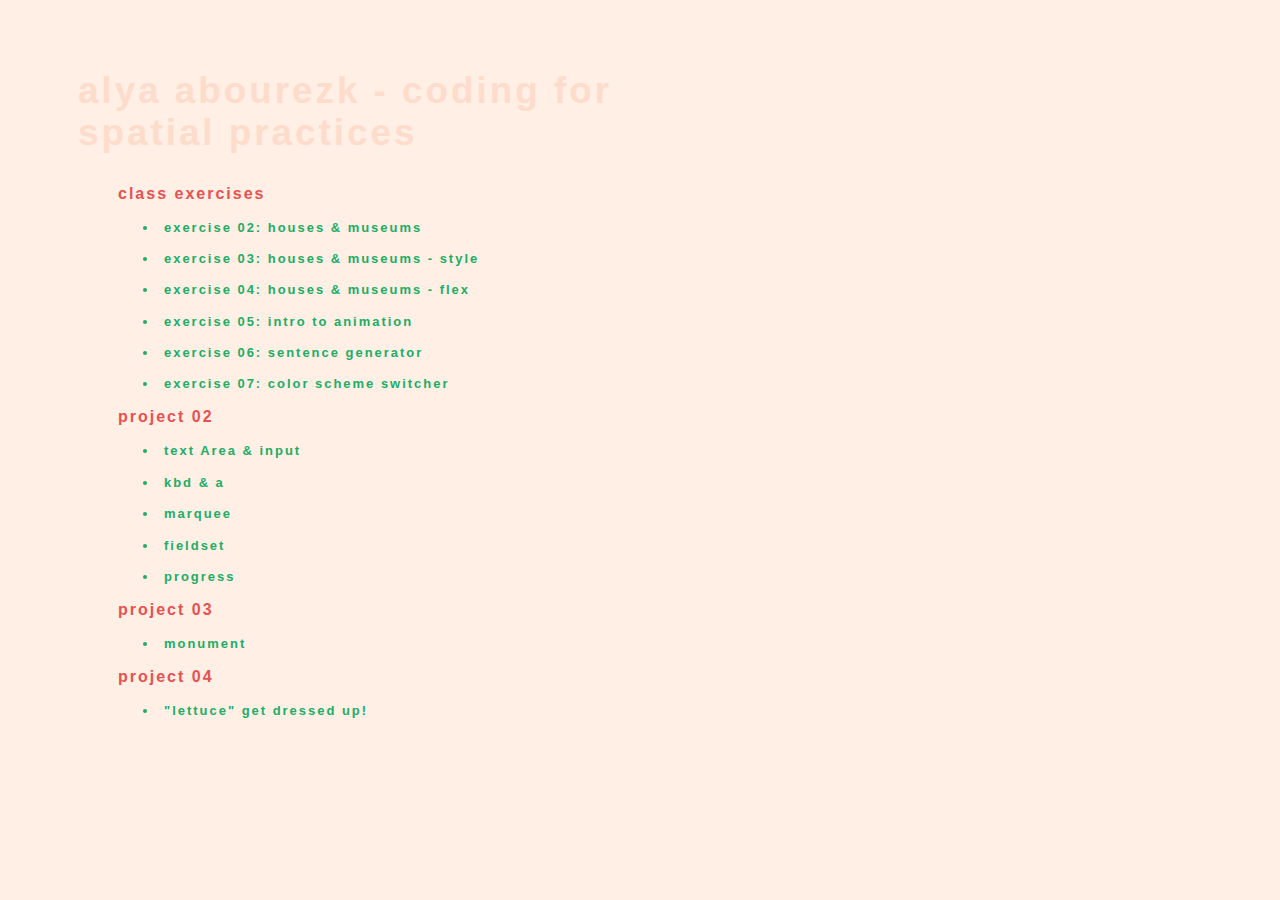
<file: index.html>
<!DOCTYPE html>
<html lang="en">
<head>
    <meta charset="UTF-8">
    <meta name="viewport" content="width=device-width, initial-scale=1.0">
    <title>Document</title>

    <link rel="stylesheet" href="style.css">

    <link rel="preconnect" href="https://fonts.gstatic.com">
    <link href="https://fonts.googleapis.com/css2?family=Martel+Sans:wght@600;700;800;900&display=swap" rel="stylesheet">


</head>
<body>
    
    <div class="container">
        <h2>alya abourezk - coding for spatial practices</h2>  
        
        
    <div class="body">

        <h3>class exercises</h3>

        <ul>
            <li><a href="exercises/ex02-houses&museums.html"><button>exercise 02: houses & museums</button></a>
            </a></li>
        </ul>
    
        <ul>
            <li><a href="exercises/ex03-css.html"><button>exercise 03: houses & museums - style</button></a>
            </a></li>
        </ul>
    
        <ul>
            <li><a href="exercises/ex04-flexbox.html"><button>exercise 04: houses & museums - flex</button></a>
            </a></li>
        </ul>
    
        <ul>
            <li><a href="exercises/ex05-button.html"><button>exercise 05: intro to animation</button></a>
            </a></li>
        </ul>

        <ul>
            <li><a href="exercises/ex06-sentence_generator.html"><button>exercise 06: sentence generator</button></a>
            </a></li>
        </ul>

        <ul>
            <li><a href="exercises/ex07-colorscheme_switcher.html"><button>exercise 07: color scheme switcher</button></a>
            </a></li>
        </ul>
    
        <h3>project 02</h3>
    
        <ul>
            <li><a href="project-02/index1.html"><button>text Area & input
            </button></a>
            </a></li>
        </ul>
    
        <ul>
            <li><a href="project-02/index2.html"><button>kbd & a
            </button></a>
            </a></li>
        </ul>
    
        <ul>
            <li><a href="project-02/index3.html"><button>marquee
            </button></a>
            </a></li>
        </ul>
    
        <ul>
            <li><a href="project-02/index4.html"><button>fieldset
            </button></a>
            </a></li>
        </ul>
    
        <ul>
            <li><a href="project-02/index5.html"><button>progress
            </button></a>
            </a></li>
        </ul>
    
        <h3>project 03</h3>
    
        <ul>
            <li><a href="project-03/index.html"><button>monument
            </button></a>
            </a></li>
        </ul>
    
        <h3>project 04</h3>
    
        <ul>
            <li><a href="project-04/index2.html"><button>"lettuce" get dressed up!
            </button></a>
            </a></li>
        </ul>
    
    </div>
    </div>
</body>
</html>
</file>
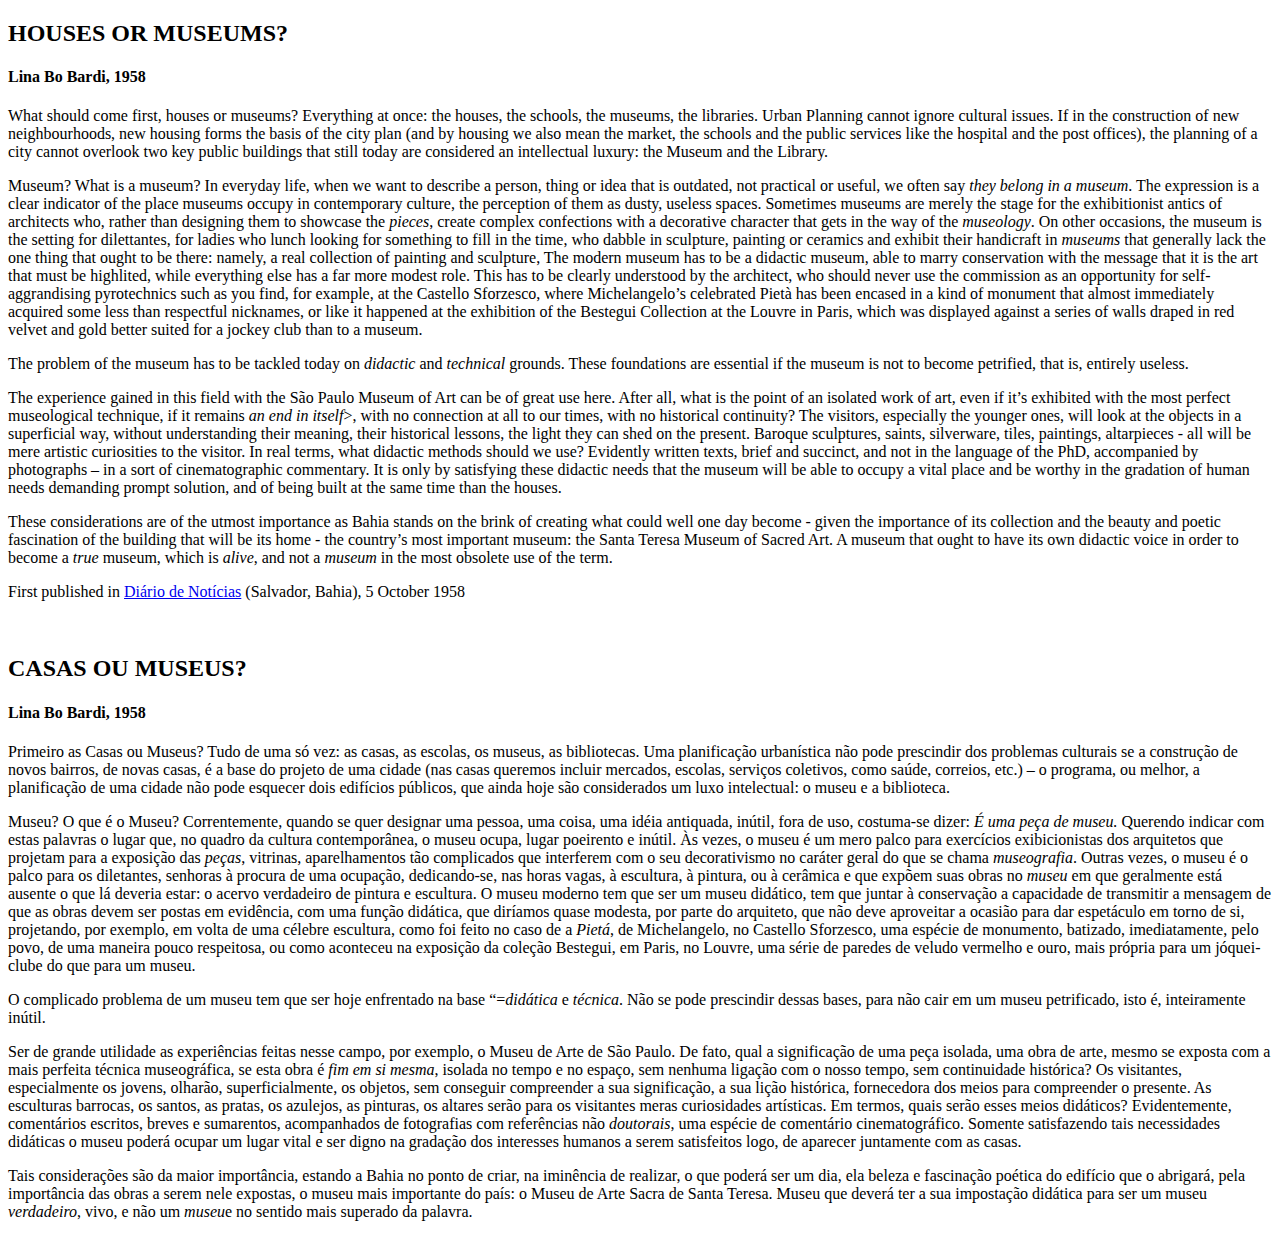
<file: exercises/ex02-houses&museums.html>
<!DOCTYPE html>
<html lang="en">
<head>
    <meta charset="UTF-8">
    <meta name="viewport" content="width=device-width, initial-scale=1.0">
    <title>Document</title>
</head>
<body>
    <h2>HOUSES OR MUSEUMS?</h2>
<h4>Lina Bo Bardi, 1958</h4>

<p>What should come first, houses or museums? Everything at once: the houses, the schools, the museums, the libraries. Urban Planning cannot ignore cultural issues. If in the construction of new neighbourhoods, new housing forms the basis of the city plan (and by housing we also mean the market, the schools and the public services like the hospital and the post offices), the planning of a city cannot overlook two key public buildings that still today are considered an intellectual luxury: the Museum and the Library.

<p>Museum? What is a museum? In everyday life, when we want to describe a person, thing or idea that is outdated, not practical or useful, we often say <em>they belong in a museum</em>. The expression is a clear indicator of the place museums occupy in contemporary culture, the perception of them as dusty, useless spaces. Sometimes museums are merely the stage for the exhibitionist antics of architects who, rather than designing them to showcase the <em>pieces</em>, create complex confections with a decorative character that gets in the way of the <em>museology</em>. On other occasions, the museum is the setting for dilettantes, for ladies who lunch looking for something to fill in the time, who dabble in sculpture, painting or ceramics and exhibit their handicraft in <em>museums</em> that generally lack the one thing that ought to be there: namely, a real collection of painting and sculpture, The modern museum has to be a didactic museum, able to marry conservation with the message that it is the art that must be highlited, while everything else has a far more modest role. This has to be clearly understood by the architect, who should never use the commission as an opportunity for self-aggrandising pyrotechnics such as you find, for example, at the Castello Sforzesco, where Michelangelo’s celebrated Pietà has been encased in a kind of monument that almost immediately acquired some less than respectful nicknames, or like it happened at the exhibition of the Bestegui Collection at the Louvre in Paris, which was displayed against a series of walls draped in red velvet and gold better suited for a jockey club than to a museum.
</p>
<p>The problem of the museum has to be tackled today on <em>didactic</em> and <em>technical</em> grounds. These foundations are essential if the museum is not to become petrified, that is, entirely useless.
</p>
<p>The experience gained in this field with the São Paulo Museum of Art can be of great use here. After all, what is the point of an isolated work of art, even if it’s exhibited with the most perfect museological technique, if it remains <em>an end in itself</em>>, with no connection at all to our times, with no historical continuity? The visitors, especially the younger ones, will look at the objects in a superficial way, without understanding their meaning, their historical lessons, the light they can shed on the present. Baroque sculptures, saints, silverware, tiles, paintings, altarpieces - all will be mere artistic curiosities to the visitor. In real terms, what didactic methods should we use? Evidently written texts, brief and succinct, and not in the language of the PhD, accompanied by photographs – in a sort of cinematographic commentary. It is only by satisfying these didactic needs that the museum will be able to occupy a vital place and be worthy in the gradation of human needs demanding prompt solution, and of being built at the same time than the houses.
</p>
<p>These considerations are of the utmost importance as Bahia stands on the brink of creating what could well one day become - given the importance of its collection and the beauty and poetic fascination of the building that will be its home - the country’s most important museum: the Santa Teresa Museum of Sacred Art. A museum that ought to have its own didactic voice in order to become a <em>true</em> museum, which is <em>alive</em>, and not a <em>museum</em> in the most obsolete use of the term.
</p>
<p>First published in <a href="https://www.dn.pt/">Diário de Notícias</a> (Salvador, Bahia), 5 October 1958
</p>
<br>
<p><h2>CASAS OU MUSEUS?</h2></p>
<h4>Lina Bo Bardi, 1958</h4>

<p>Primeiro as Casas ou Museus? Tudo de uma só vez: as casas, as escolas, os museus, as bibliotecas. Uma planificação urbanística não pode prescindir dos problemas culturais se a construção de novos bairros, de novas casas, é a base do projeto de uma cidade (nas casas queremos incluir mercados, escolas, serviços coletivos, como saúde, correios, etc.) – o programa, ou melhor, a planificação de uma cidade não pode esquecer dois edifícios públicos, que ainda hoje são considerados um luxo intelectual: o museu e a biblioteca.
</p>
<p>Museu? O que é o Museu? Correntemente, quando se quer designar uma pessoa, uma coisa, uma idéia antiquada, inútil, fora de uso, costuma-se dizer: <em>É uma peça de museu.</em> Querendo indicar com estas palavras o lugar que, no quadro da cultura contemporânea, o museu ocupa, lugar poeirento e inútil. Às vezes, o museu é um mero palco para exercícios exibicionistas dos arquitetos que projetam para a exposição das <em>peças</em>, vitrinas, aparelhamentos tão complicados que interferem com o seu decorativismo no caráter geral do que se chama <em>museografia</em>. Outras vezes, o museu é o palco para os diletantes, senhoras à procura de uma ocupação, dedicando-se, nas horas vagas, à escultura, à pintura, ou à cerâmica e que expõem suas obras no <em>museu</em> em que geralmente está ausente o que lá deveria estar: o acervo verdadeiro de pintura e escultura. O museu moderno tem que ser um museu didático, tem que juntar à conservação a capacidade de transmitir a mensagem de que as obras devem ser postas em evidência, com uma função didática, que diríamos quase modesta, por parte do arquiteto, que não deve aproveitar a ocasião para dar espetáculo em torno de si, projetando, por exemplo, em volta de uma célebre escultura, como foi feito no caso de a <em>Pietá</em>, de Michelangelo, no Castello Sforzesco, uma espécie de monumento, batizado, imediatamente, pelo povo, de uma maneira pouco respeitosa, ou como aconteceu na exposição da coleção Bestegui, em Paris, no Louvre, uma série de paredes de veludo vermelho e ouro, mais própria para um jóquei-clube do que para um museu.
</p>
<p>O complicado problema de um museu tem que ser hoje enfrentado na base “=<em>didática</em> e <em>técnica</em>. Não se pode prescindir dessas bases, para não cair em um museu petrificado, isto é, inteiramente inútil.
</p>
<p> Ser de grande utilidade as experiências feitas nesse campo, por exemplo, o Museu de Arte de São Paulo. De fato, qual a significação de uma peça isolada, uma obra de arte, mesmo se exposta com a mais perfeita técnica museográfica, se esta obra é <em>fim em si mesma</em>, isolada no tempo e no espaço, sem nenhuma ligação com o nosso tempo, sem continuidade histórica? Os visitantes, especialmente os jovens, olharão, superficialmente, os objetos, sem conseguir compreender a sua significação, a sua lição histórica, fornecedora dos meios para compreender o presente. As esculturas barrocas, os santos, as pratas, os azulejos, as pinturas, os altares serão para os visitantes meras curiosidades artísticas. Em termos, quais serão esses meios didáticos? Evidentemente, comentários escritos, breves e sumarentos, acompanhados de fotografias com referências não <em>doutorais</em>, uma espécie de comentário cinematográfico. Somente satisfazendo tais necessidades didáticas o museu poderá ocupar um lugar vital e ser digno na gradação dos interesses humanos a serem satisfeitos logo, de aparecer juntamente com as casas.
</p>
<p>Tais considerações são da maior importância, estando a Bahia no ponto de criar, na iminência de realizar, o que poderá ser um dia, ela beleza e fascinação poética do edifício que o abrigará, pela importância das obras a serem nele expostas, o museu mais importante do país: o Museu de Arte Sacra de Santa Teresa. Museu que deverá ter a sua impostação didática para ser um museu <em>verdadeiro</em>, vivo, e não um <em>museu</em>e no sentido mais superado da palavra.
</p>
</body>
</html>
</file>
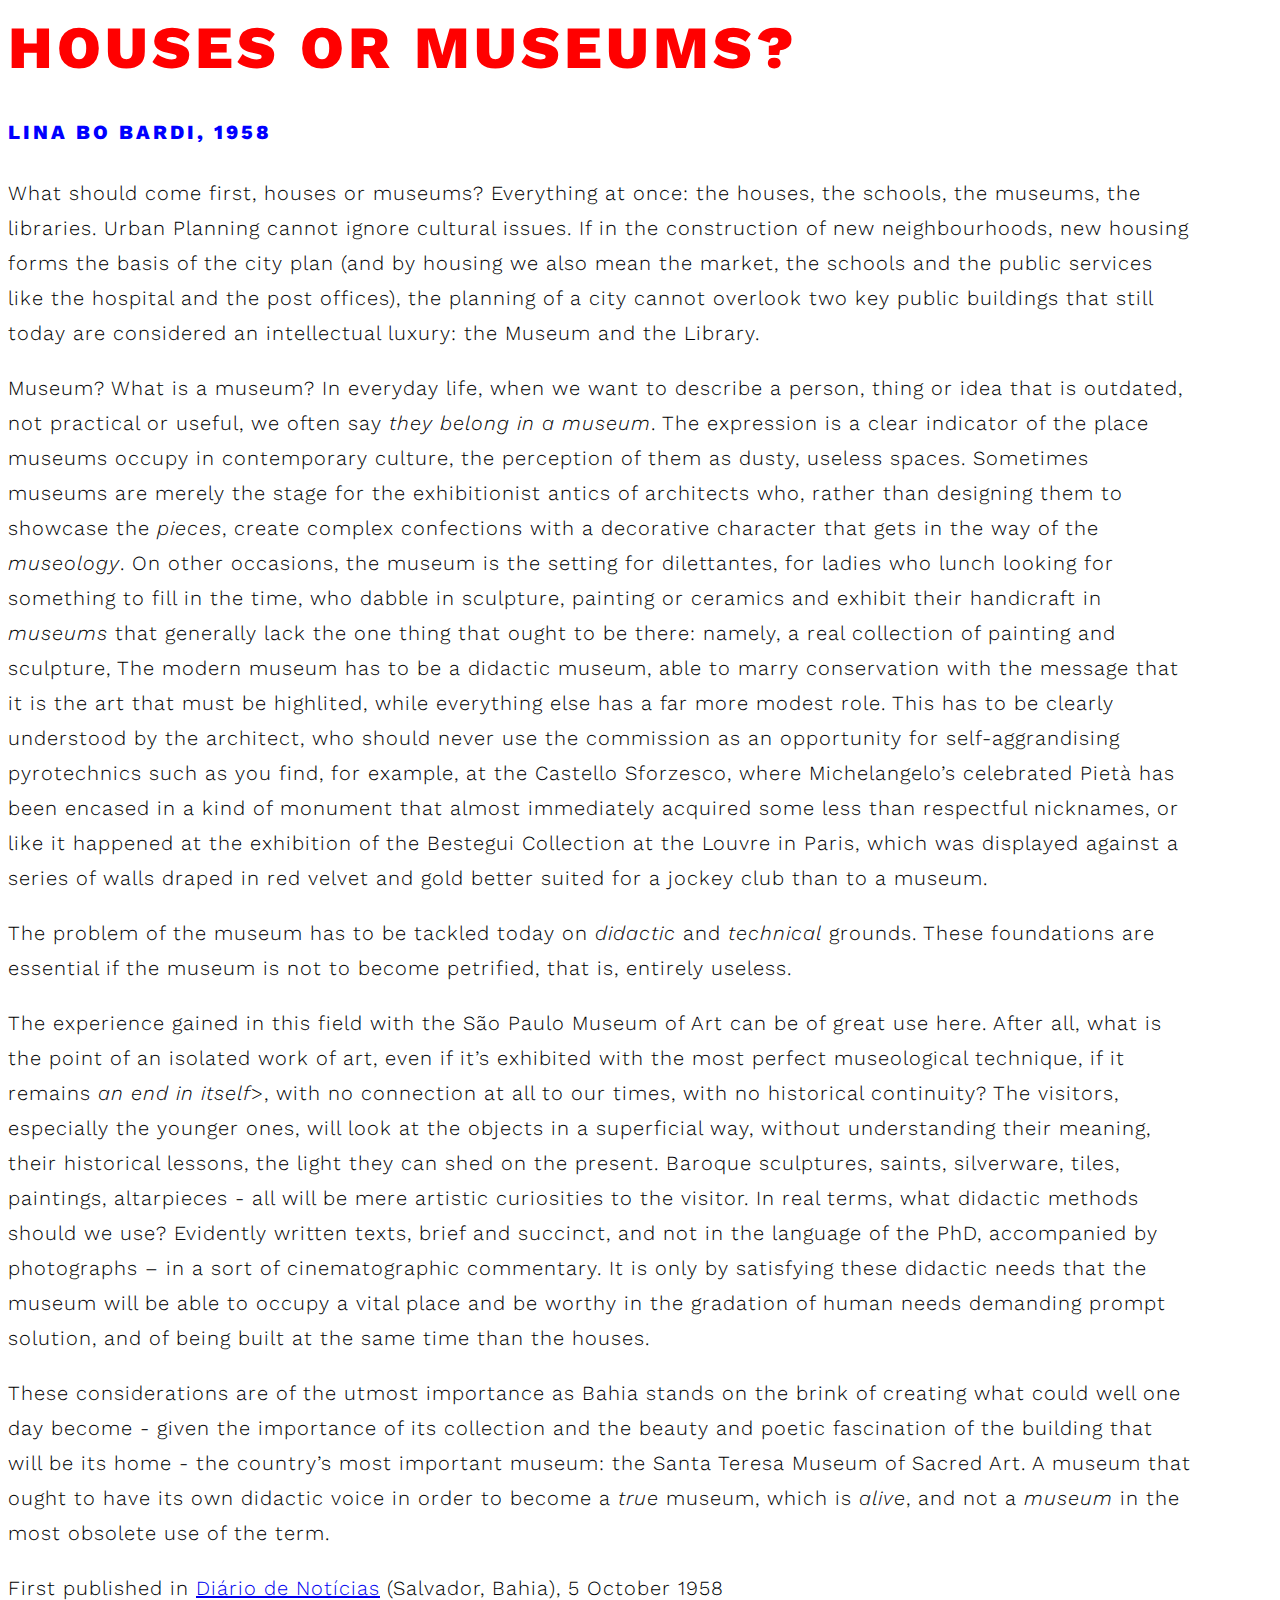
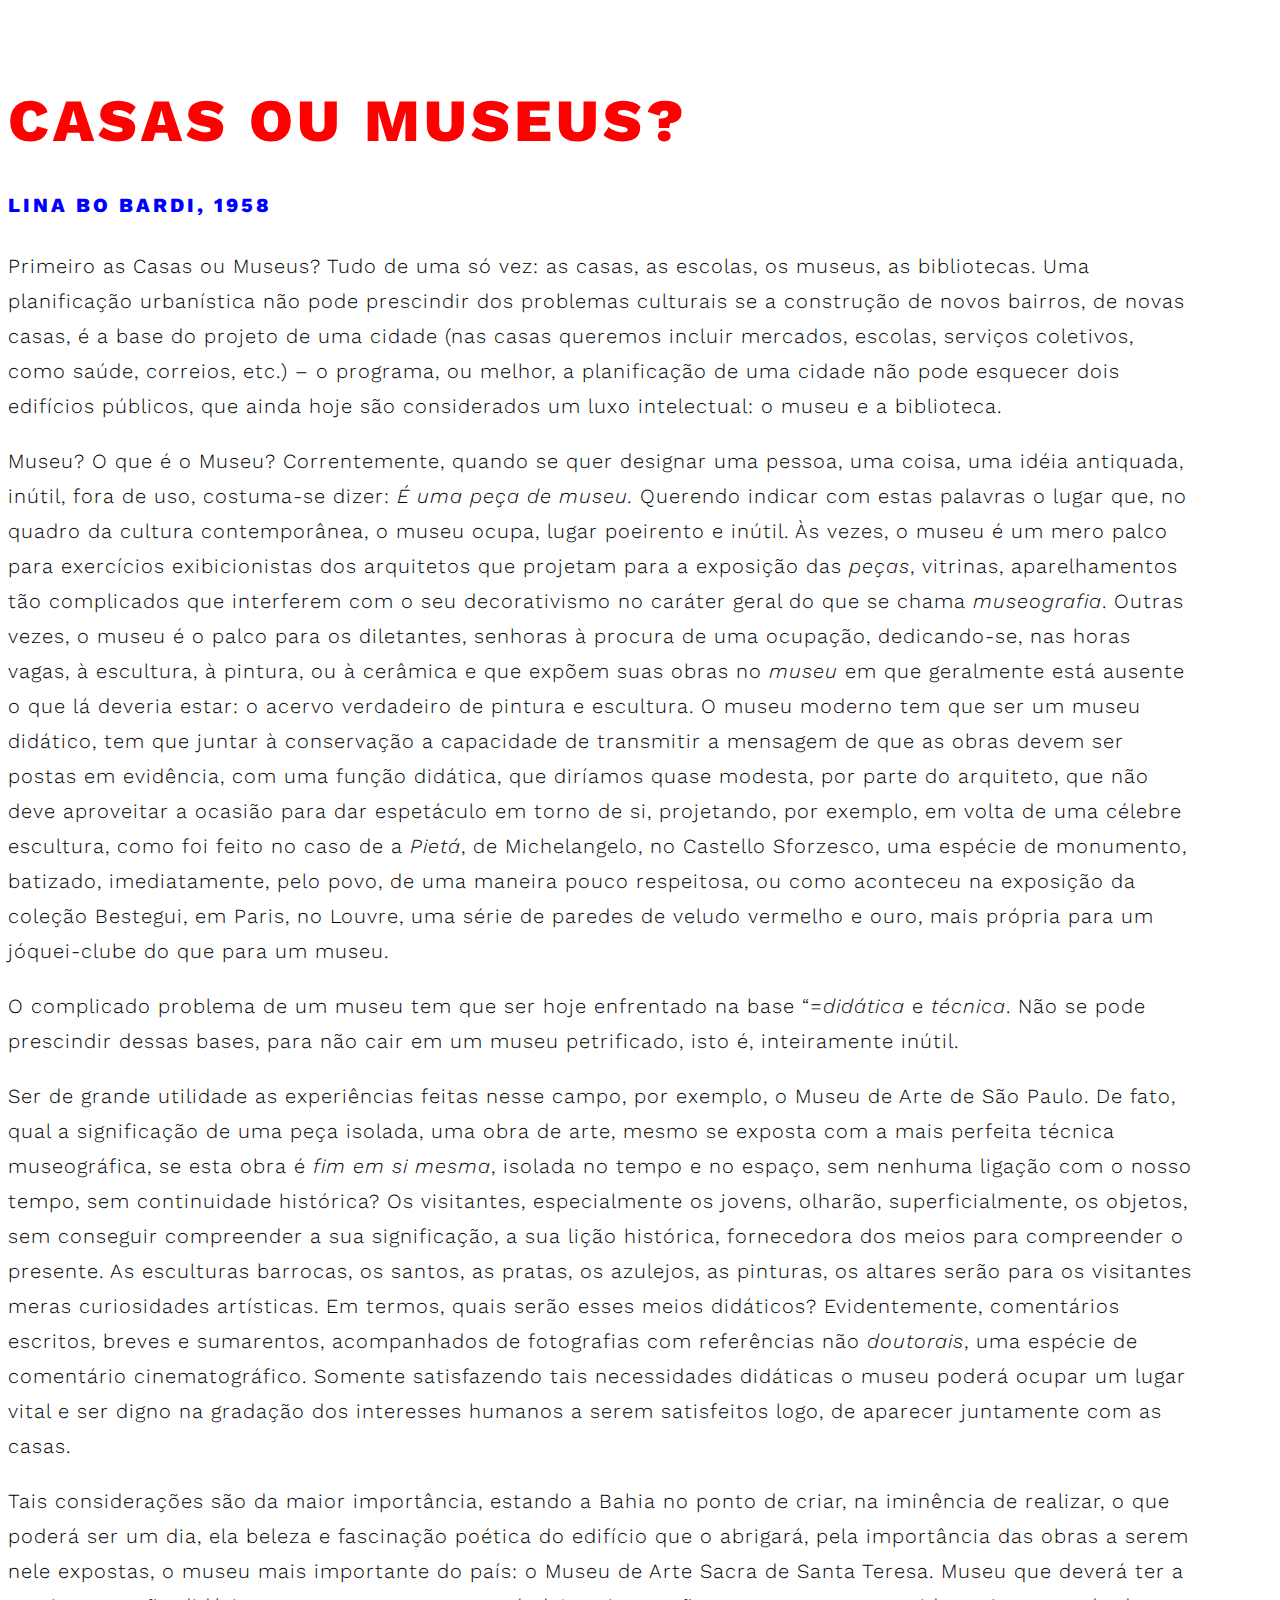
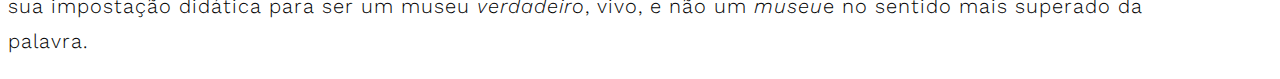
<file: exercises/ex03-css.html>
<!DOCTYPE html>
<html lang="en">
<head>
    <meta charset="UTF-8">
    <meta name="viewport" content="width=device-width, initial-scale=1.0">
    <title>Document</title>

    <link href="exercises/style03.css" rel="stylesheet">
    <link rel="preconnect" href="https://fonts.gstatic.com">
    <link href="https://fonts.googleapis.com/css2?family=Work+Sans:ital,wght@0,400;0,500;0,600;0,700;0,800;1,400;1,500;1,600;1,700;1,800&display=swap" rel="stylesheet">
</head>

<body>
    <div class="box1">
        <body>
            <h2>HOUSES OR MUSEUMS?</h2>
        <h4>Lina Bo Bardi, 1958</h4>
        
        <p>What should come first, houses or museums? Everything at once: the houses, the schools, the museums, the libraries. Urban Planning cannot ignore cultural issues. If in the construction of new neighbourhoods, new housing forms the basis of the city plan (and by housing we also mean the market, the schools and the public services like the hospital and the post offices), the planning of a city cannot overlook two key public buildings that still today are considered an intellectual luxury: the Museum and the Library.
        
        <p>Museum? What is a museum? In everyday life, when we want to describe a person, thing or idea that is outdated, not practical or useful, we often say <em>they belong in a museum</em>. The expression is a clear indicator of the place museums occupy in contemporary culture, the perception of them as dusty, useless spaces. Sometimes museums are merely the stage for the exhibitionist antics of architects who, rather than designing them to showcase the <em>pieces</em>, create complex confections with a decorative character that gets in the way of the <em>museology</em>. On other occasions, the museum is the setting for dilettantes, for ladies who lunch looking for something to fill in the time, who dabble in sculpture, painting or ceramics and exhibit their handicraft in <em>museums</em> that generally lack the one thing that ought to be there: namely, a real collection of painting and sculpture, The modern museum has to be a didactic museum, able to marry conservation with the message that it is the art that must be highlited, while everything else has a far more modest role. This has to be clearly understood by the architect, who should never use the commission as an opportunity for self-aggrandising pyrotechnics such as you find, for example, at the Castello Sforzesco, where Michelangelo’s celebrated Pietà has been encased in a kind of monument that almost immediately acquired some less than respectful nicknames, or like it happened at the exhibition of the Bestegui Collection at the Louvre in Paris, which was displayed against a series of walls draped in red velvet and gold better suited for a jockey club than to a museum.
        </p>
        <p>The problem of the museum has to be tackled today on <em>didactic</em> and <em>technical</em> grounds. These foundations are essential if the museum is not to become petrified, that is, entirely useless.
        </p>
        <p>The experience gained in this field with the São Paulo Museum of Art can be of great use here. After all, what is the point of an isolated work of art, even if it’s exhibited with the most perfect museological technique, if it remains <em>an end in itself</em>>, with no connection at all to our times, with no historical continuity? The visitors, especially the younger ones, will look at the objects in a superficial way, without understanding their meaning, their historical lessons, the light they can shed on the present. Baroque sculptures, saints, silverware, tiles, paintings, altarpieces - all will be mere artistic curiosities to the visitor. In real terms, what didactic methods should we use? Evidently written texts, brief and succinct, and not in the language of the PhD, accompanied by photographs – in a sort of cinematographic commentary. It is only by satisfying these didactic needs that the museum will be able to occupy a vital place and be worthy in the gradation of human needs demanding prompt solution, and of being built at the same time than the houses.
        </p>
        <p>These considerations are of the utmost importance as Bahia stands on the brink of creating what could well one day become - given the importance of its collection and the beauty and poetic fascination of the building that will be its home - the country’s most important museum: the Santa Teresa Museum of Sacred Art. A museum that ought to have its own didactic voice in order to become a <em>true</em> museum, which is <em>alive</em>, and not a <em>museum</em> in the most obsolete use of the term.
        </p>
        <p>First published in <a href="https://www.dn.pt/">Diário de Notícias</a> (Salvador, Bahia), 5 October 1958
        </p>
        </div>
        
        <br>
        <div class="box1">
        <p><h2>CASAS OU MUSEUS?</h2></p>
        <h4>Lina Bo Bardi, 1958</h4>
        
        <p>Primeiro as Casas ou Museus? Tudo de uma só vez: as casas, as escolas, os museus, as bibliotecas. Uma planificação urbanística não pode prescindir dos problemas culturais se a construção de novos bairros, de novas casas, é a base do projeto de uma cidade (nas casas queremos incluir mercados, escolas, serviços coletivos, como saúde, correios, etc.) – o programa, ou melhor, a planificação de uma cidade não pode esquecer dois edifícios públicos, que ainda hoje são considerados um luxo intelectual: o museu e a biblioteca.
        </p>
        <p>Museu? O que é o Museu? Correntemente, quando se quer designar uma pessoa, uma coisa, uma idéia antiquada, inútil, fora de uso, costuma-se dizer: <em>É uma peça de museu.</em> Querendo indicar com estas palavras o lugar que, no quadro da cultura contemporânea, o museu ocupa, lugar poeirento e inútil. Às vezes, o museu é um mero palco para exercícios exibicionistas dos arquitetos que projetam para a exposição das <em>peças</em>, vitrinas, aparelhamentos tão complicados que interferem com o seu decorativismo no caráter geral do que se chama <em>museografia</em>. Outras vezes, o museu é o palco para os diletantes, senhoras à procura de uma ocupação, dedicando-se, nas horas vagas, à escultura, à pintura, ou à cerâmica e que expõem suas obras no <em>museu</em> em que geralmente está ausente o que lá deveria estar: o acervo verdadeiro de pintura e escultura. O museu moderno tem que ser um museu didático, tem que juntar à conservação a capacidade de transmitir a mensagem de que as obras devem ser postas em evidência, com uma função didática, que diríamos quase modesta, por parte do arquiteto, que não deve aproveitar a ocasião para dar espetáculo em torno de si, projetando, por exemplo, em volta de uma célebre escultura, como foi feito no caso de a <em>Pietá</em>, de Michelangelo, no Castello Sforzesco, uma espécie de monumento, batizado, imediatamente, pelo povo, de uma maneira pouco respeitosa, ou como aconteceu na exposição da coleção Bestegui, em Paris, no Louvre, uma série de paredes de veludo vermelho e ouro, mais própria para um jóquei-clube do que para um museu.
        </p>
        <p>O complicado problema de um museu tem que ser hoje enfrentado na base “=<em>didática</em> e <em>técnica</em>. Não se pode prescindir dessas bases, para não cair em um museu petrificado, isto é, inteiramente inútil.
        </p>
        <p> Ser de grande utilidade as experiências feitas nesse campo, por exemplo, o Museu de Arte de São Paulo. De fato, qual a significação de uma peça isolada, uma obra de arte, mesmo se exposta com a mais perfeita técnica museográfica, se esta obra é <em>fim em si mesma</em>, isolada no tempo e no espaço, sem nenhuma ligação com o nosso tempo, sem continuidade histórica? Os visitantes, especialmente os jovens, olharão, superficialmente, os objetos, sem conseguir compreender a sua significação, a sua lição histórica, fornecedora dos meios para compreender o presente. As esculturas barrocas, os santos, as pratas, os azulejos, as pinturas, os altares serão para os visitantes meras curiosidades artísticas. Em termos, quais serão esses meios didáticos? Evidentemente, comentários escritos, breves e sumarentos, acompanhados de fotografias com referências não <em>doutorais</em>, uma espécie de comentário cinematográfico. Somente satisfazendo tais necessidades didáticas o museu poderá ocupar um lugar vital e ser digno na gradação dos interesses humanos a serem satisfeitos logo, de aparecer juntamente com as casas.
        </p>
        <p>Tais considerações são da maior importância, estando a Bahia no ponto de criar, na iminência de realizar, o que poderá ser um dia, ela beleza e fascinação poética do edifício que o abrigará, pela importância das obras a serem nele expostas, o museu mais importante do país: o Museu de Arte Sacra de Santa Teresa. Museu que deverá ter a sua impostação didática para ser um museu <em>verdadeiro</em>, vivo, e não um <em>museu</em>e no sentido mais superado da palavra.
        </p>
        </div>
        
        </body>
        </html>
</body>
</html>
</file>
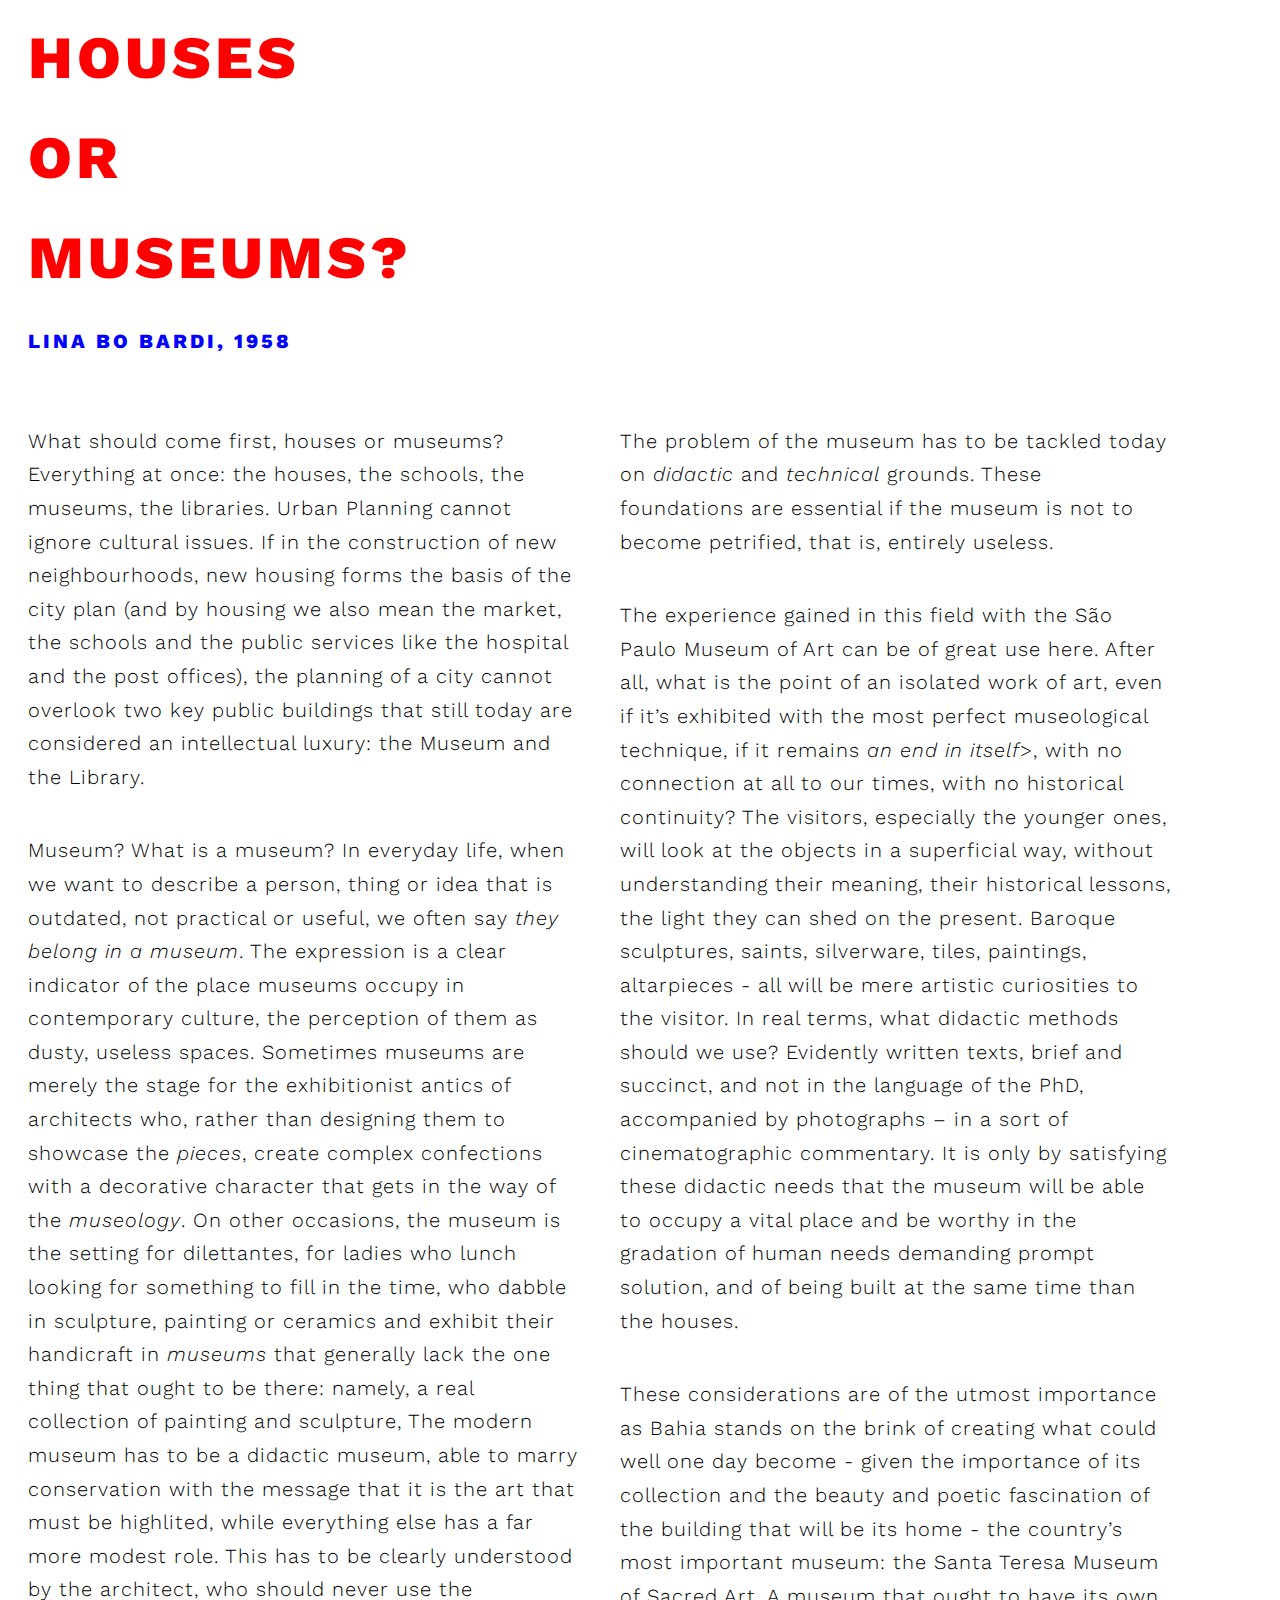
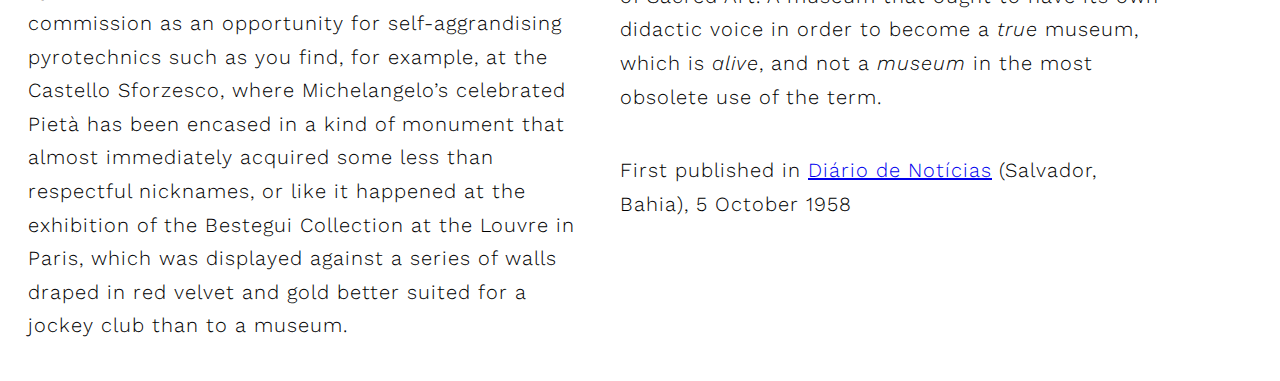
<file: exercises/ex04-flexbox.html>
<!DOCTYPE html>
<html lang="en">
<head>
    <meta charset="UTF-8">
    <meta name="viewport" content="width=device-width, initial-scale=1.0">
    <title>Document</title>

    <link href="exercises/style04.css" rel="stylesheet">  
    <link rel="preconnect" href="https://fonts.gstatic.com">
    <link href="https://fonts.googleapis.com/css2?family=Work+Sans:ital,wght@0,400;0,500;0,600;0,700;0,800;1,400;1,500;1,600;1,700;1,800&display=swap" rel="stylesheet">
      
</head>

<body>
    <div class="container">
        <body>
         
        <div class="box2">
            
        <div class="row title">
            <div class="column left">   
        <body>
            <h2>HOUSES OR MUSEUMS?</h2>
        <h4>Lina Bo Bardi, 1958</h4>
        </div>
        <div class="column"></div>
        <div class="column"></div>
        </div>
        </div>
        
        <div class="box3">
        <div class="row">
            <div class="column right">
        <p>What should come first, houses or museums? Everything at once: the houses, the schools, the museums, the libraries. Urban Planning cannot ignore cultural issues. If in the construction of new neighbourhoods, new housing forms the basis of the city plan (and by housing we also mean the market, the schools and the public services like the hospital and the post offices), the planning of a city cannot overlook two key public buildings that still today are considered an intellectual luxury: the Museum and the Library.
        
        <p>Museum? What is a museum? In everyday life, when we want to describe a person, thing or idea that is outdated, not practical or useful, we often say <em>they belong in a museum</em>. The expression is a clear indicator of the place museums occupy in contemporary culture, the perception of them as dusty, useless spaces. Sometimes museums are merely the stage for the exhibitionist antics of architects who, rather than designing them to showcase the <em>pieces</em>, create complex confections with a decorative character that gets in the way of the <em>museology</em>. On other occasions, the museum is the setting for dilettantes, for ladies who lunch looking for something to fill in the time, who dabble in sculpture, painting or ceramics and exhibit their handicraft in <em>museums</em> that generally lack the one thing that ought to be there: namely, a real collection of painting and sculpture, The modern museum has to be a didactic museum, able to marry conservation with the message that it is the art that must be highlited, while everything else has a far more modest role. This has to be clearly understood by the architect, who should never use the commission as an opportunity for self-aggrandising pyrotechnics such as you find, for example, at the Castello Sforzesco, where Michelangelo’s celebrated Pietà has been encased in a kind of monument that almost immediately acquired some less than respectful nicknames, or like it happened at the exhibition of the Bestegui Collection at the Louvre in Paris, which was displayed against a series of walls draped in red velvet and gold better suited for a jockey club than to a museum.
        </p>
            </div>
            <div class="column">
        <p>The problem of the museum has to be tackled today on <em>didactic</em> and <em>technical</em> grounds. These foundations are essential if the museum is not to become petrified, that is, entirely useless.
        </p>
        <p>The experience gained in this field with the São Paulo Museum of Art can be of great use here. After all, what is the point of an isolated work of art, even if it’s exhibited with the most perfect museological technique, if it remains <em>an end in itself</em>>, with no connection at all to our times, with no historical continuity? The visitors, especially the younger ones, will look at the objects in a superficial way, without understanding their meaning, their historical lessons, the light they can shed on the present. Baroque sculptures, saints, silverware, tiles, paintings, altarpieces - all will be mere artistic curiosities to the visitor. In real terms, what didactic methods should we use? Evidently written texts, brief and succinct, and not in the language of the PhD, accompanied by photographs – in a sort of cinematographic commentary. It is only by satisfying these didactic needs that the museum will be able to occupy a vital place and be worthy in the gradation of human needs demanding prompt solution, and of being built at the same time than the houses.
        </p>
        <p>These considerations are of the utmost importance as Bahia stands on the brink of creating what could well one day become - given the importance of its collection and the beauty and poetic fascination of the building that will be its home - the country’s most important museum: the Santa Teresa Museum of Sacred Art. A museum that ought to have its own didactic voice in order to become a <em>true</em> museum, which is <em>alive</em>, and not a <em>museum</em> in the most obsolete use of the term.
        </p>
        <p>First published in <a href="https://www.dn.pt/">Diário de Notícias</a> (Salvador, Bahia), 5 October 1958
        </p>
            </div>
        </div>
        </div>
        </div>
        
</body>
</html>
</file>
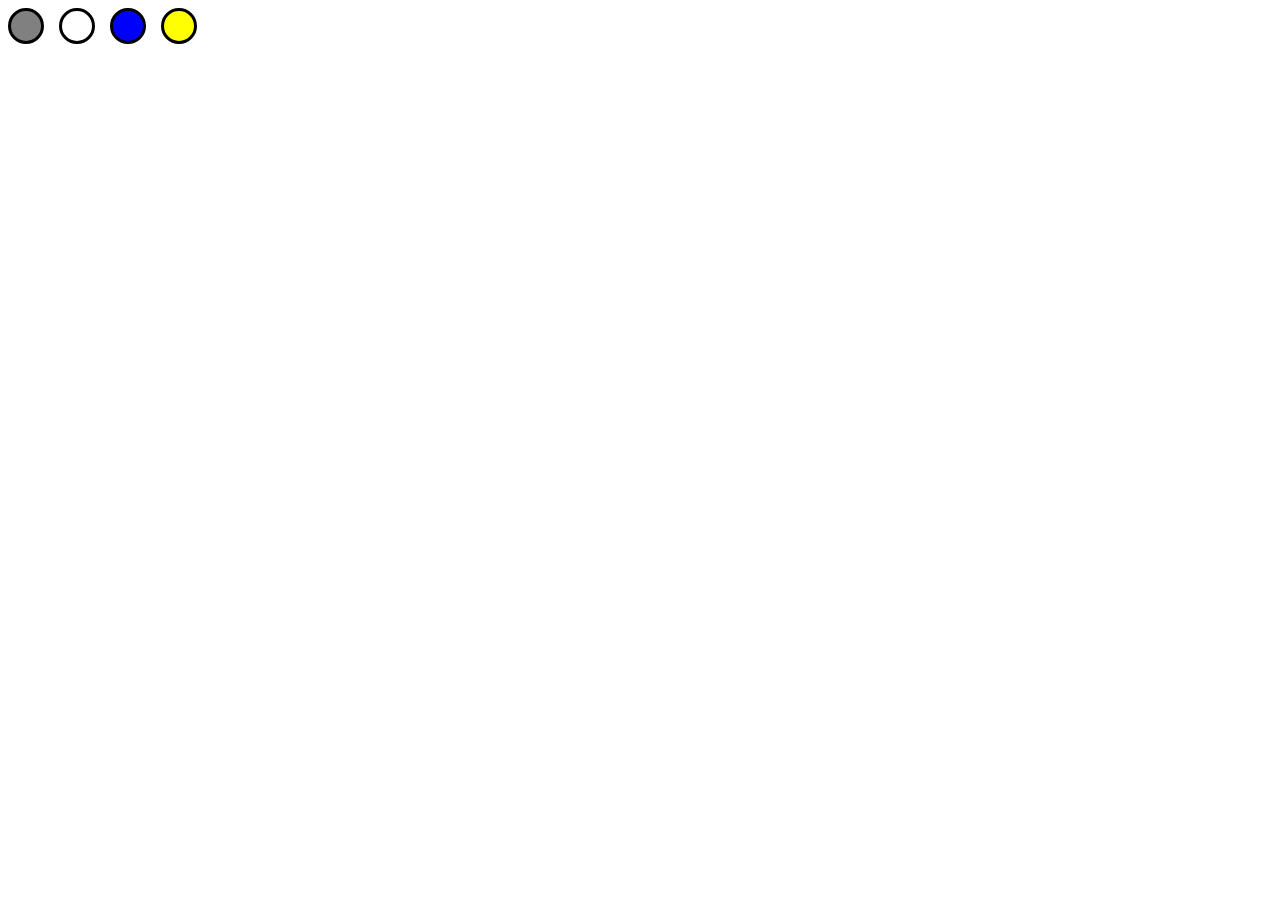
<file: exercises/ex07-colorscheme_switcher.html>
<!DOCTYPE html>
<html lang="en">
<head>
    <meta charset="UTF-8">
    <meta name="viewport" content="width=device-width, initial-scale=1.0">
    <title>Document</title>

    <link href="exercises/style06.css" rel="stylesheet">  

</head>
<body>
    
    <ul id="switcher">
        <li id="grayButton"></li>
        <li id="whiteButton"></li>
        <li id="blueButton"></li>
        <li id="yellowButton"></li>
      </ul>

      <script src="script.js"></script>

</body>
</html>
</file>
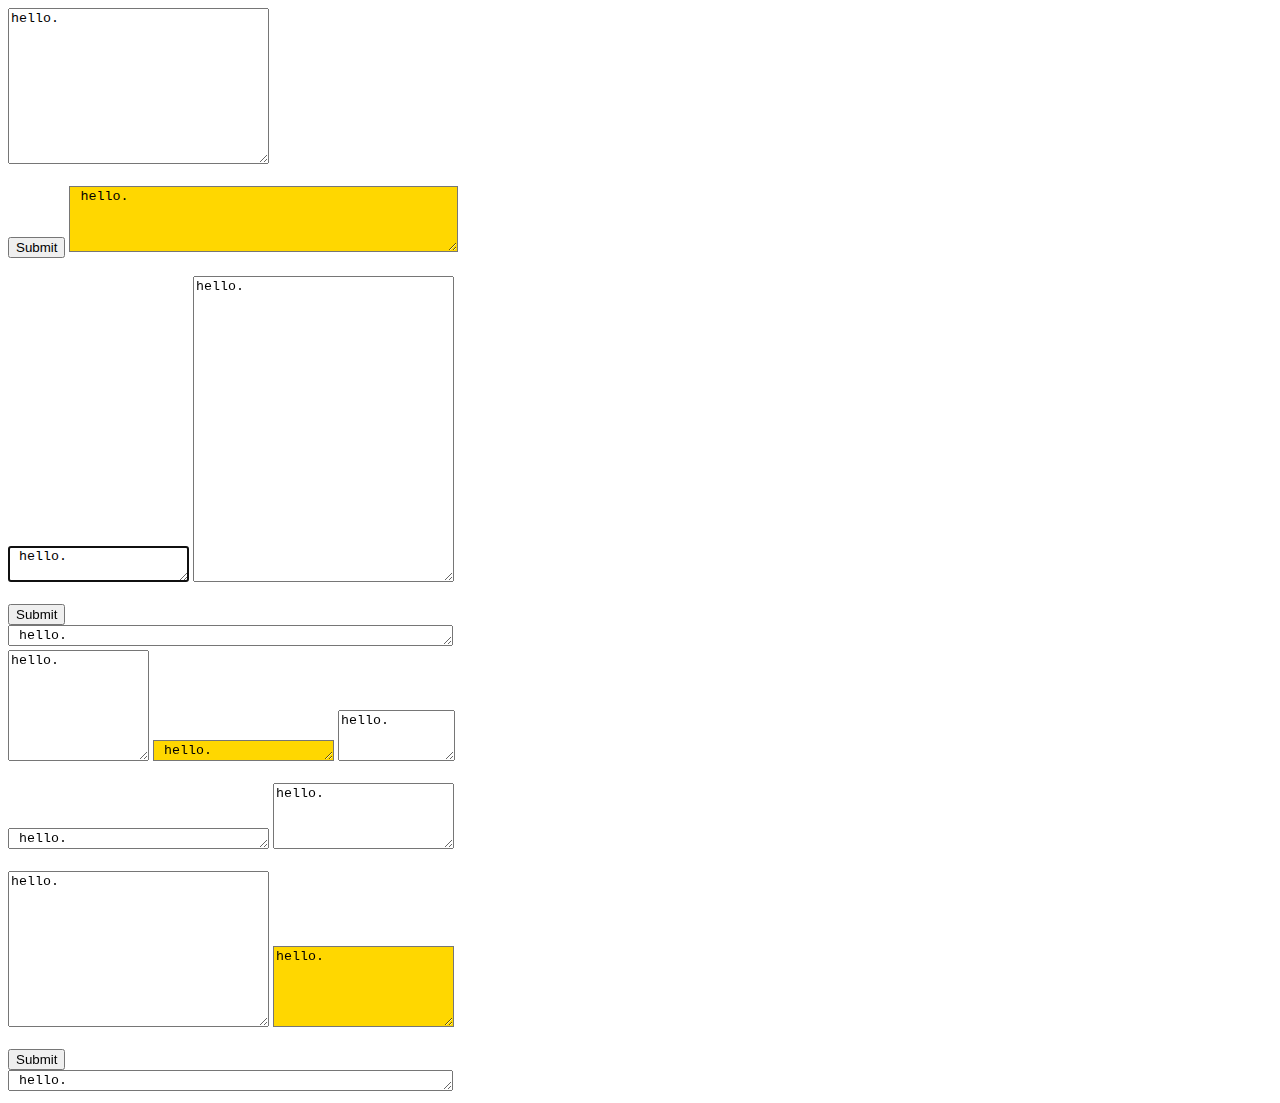
<file: project-02/index1.html>
<!DOCTYPE html>
<html lang="en">
<head>
    <meta charset="UTF-8">
    <meta name="viewport" content="width=device-width, initial-scale=1.0">
    <title>text area & input</title>
</head>
<body>
    <textarea rows="10" cols="30">hello.</textarea>
    <br>
    <br>
    <input type="submit">

    <textarea rows="4" cols="46" style="background-color:gold;"> hello.</textarea>
    <br>
    <br>

    <textarea autofocus> hello.</textarea>

    <textarea rows="20" cols="30">hello.</textarea>
    <br>
    <br>
    <input type="submit">
    <br>

    <textarea rows="1" cols="53"> hello.</textarea>
    <br>
    <textarea rows="7" cols="15">hello.</textarea>
    <textarea rows="1" cols="20" style="background-color:gold;"> hello.</textarea>
    <textarea rows="3" cols="12">hello.</textarea> 

    <br>
    <br>
    <textarea rows="1" cols="30"> hello.</textarea>
    <textarea rows="4" cols="20">hello.</textarea>

    <br>
    <br>

    <textarea rows="10" cols="30">hello.</textarea> 
    <textarea rows="5" cols="20" style="background-color:gold;">hello.</textarea>
    
    <br>
    <br>
    <input type="submit">
    <br>
    <textarea rows="1" cols="53"> hello.</textarea>


</body>
</html>
</file>
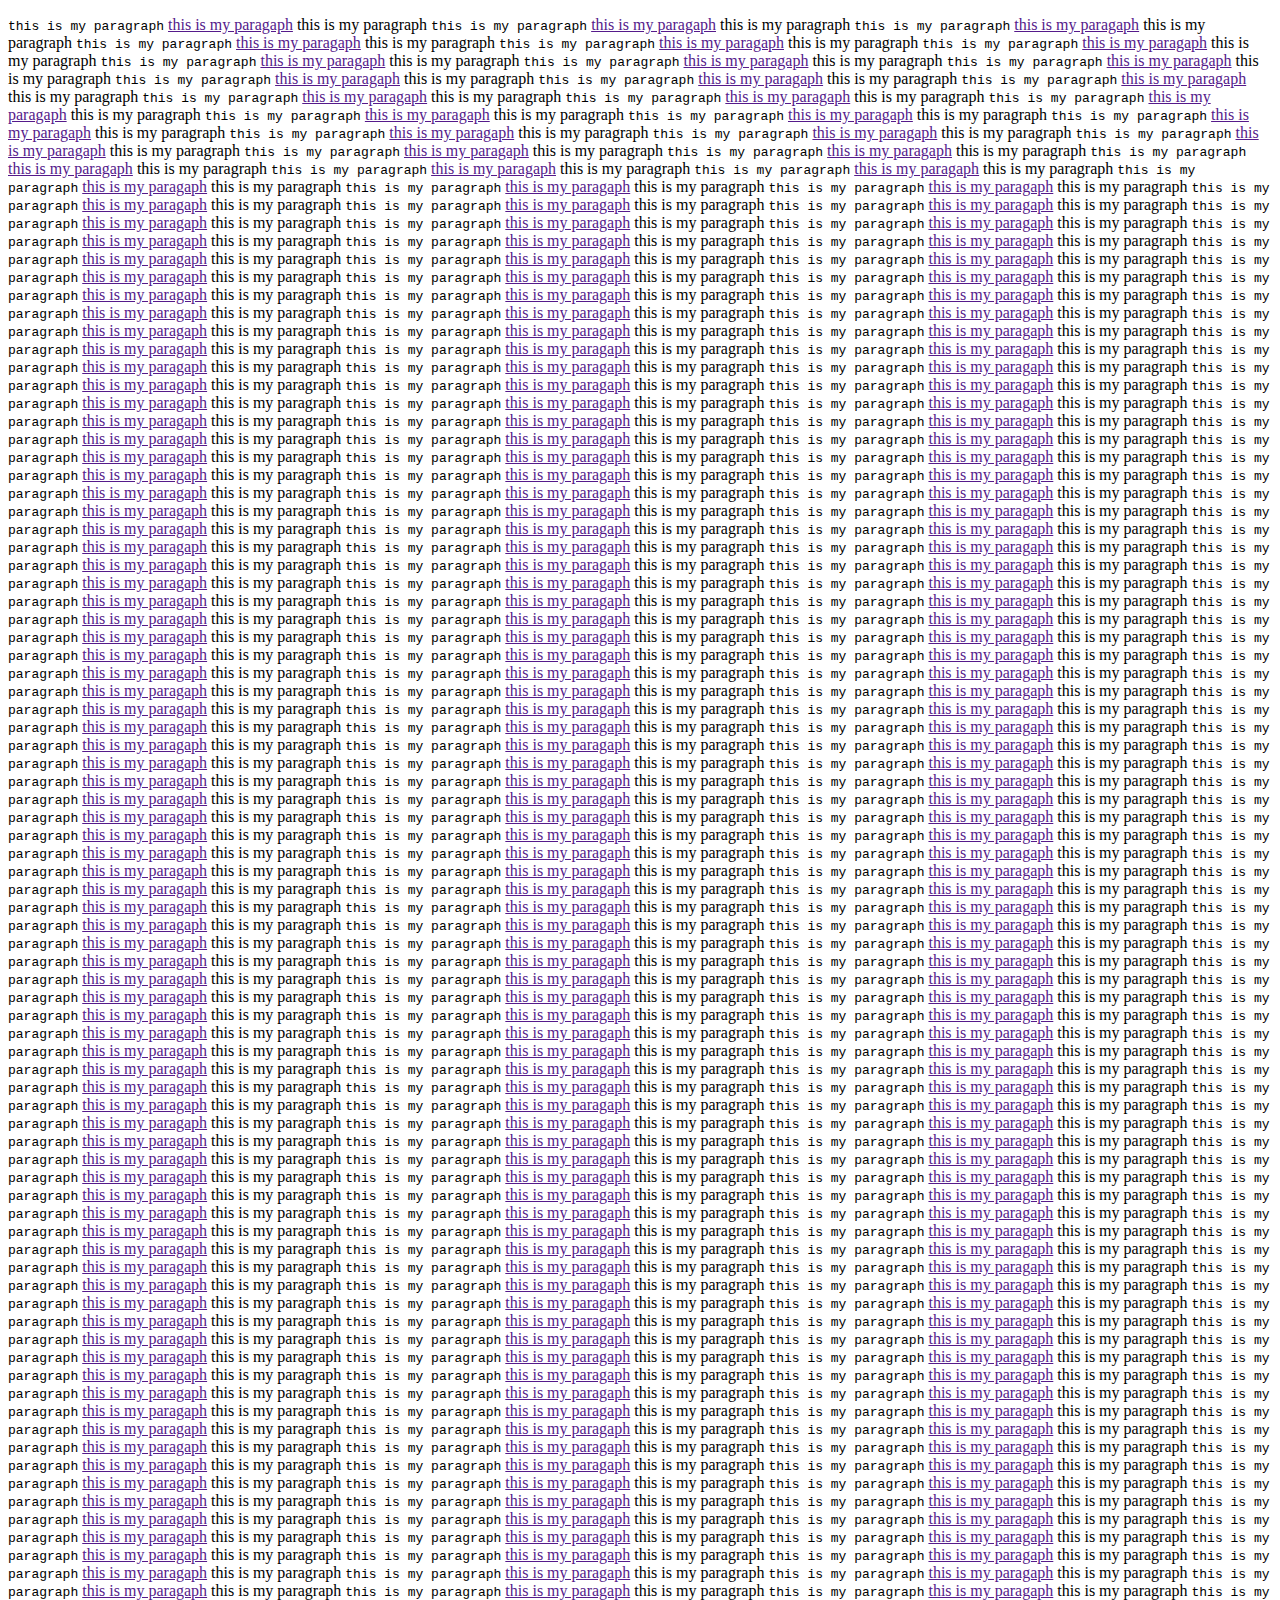
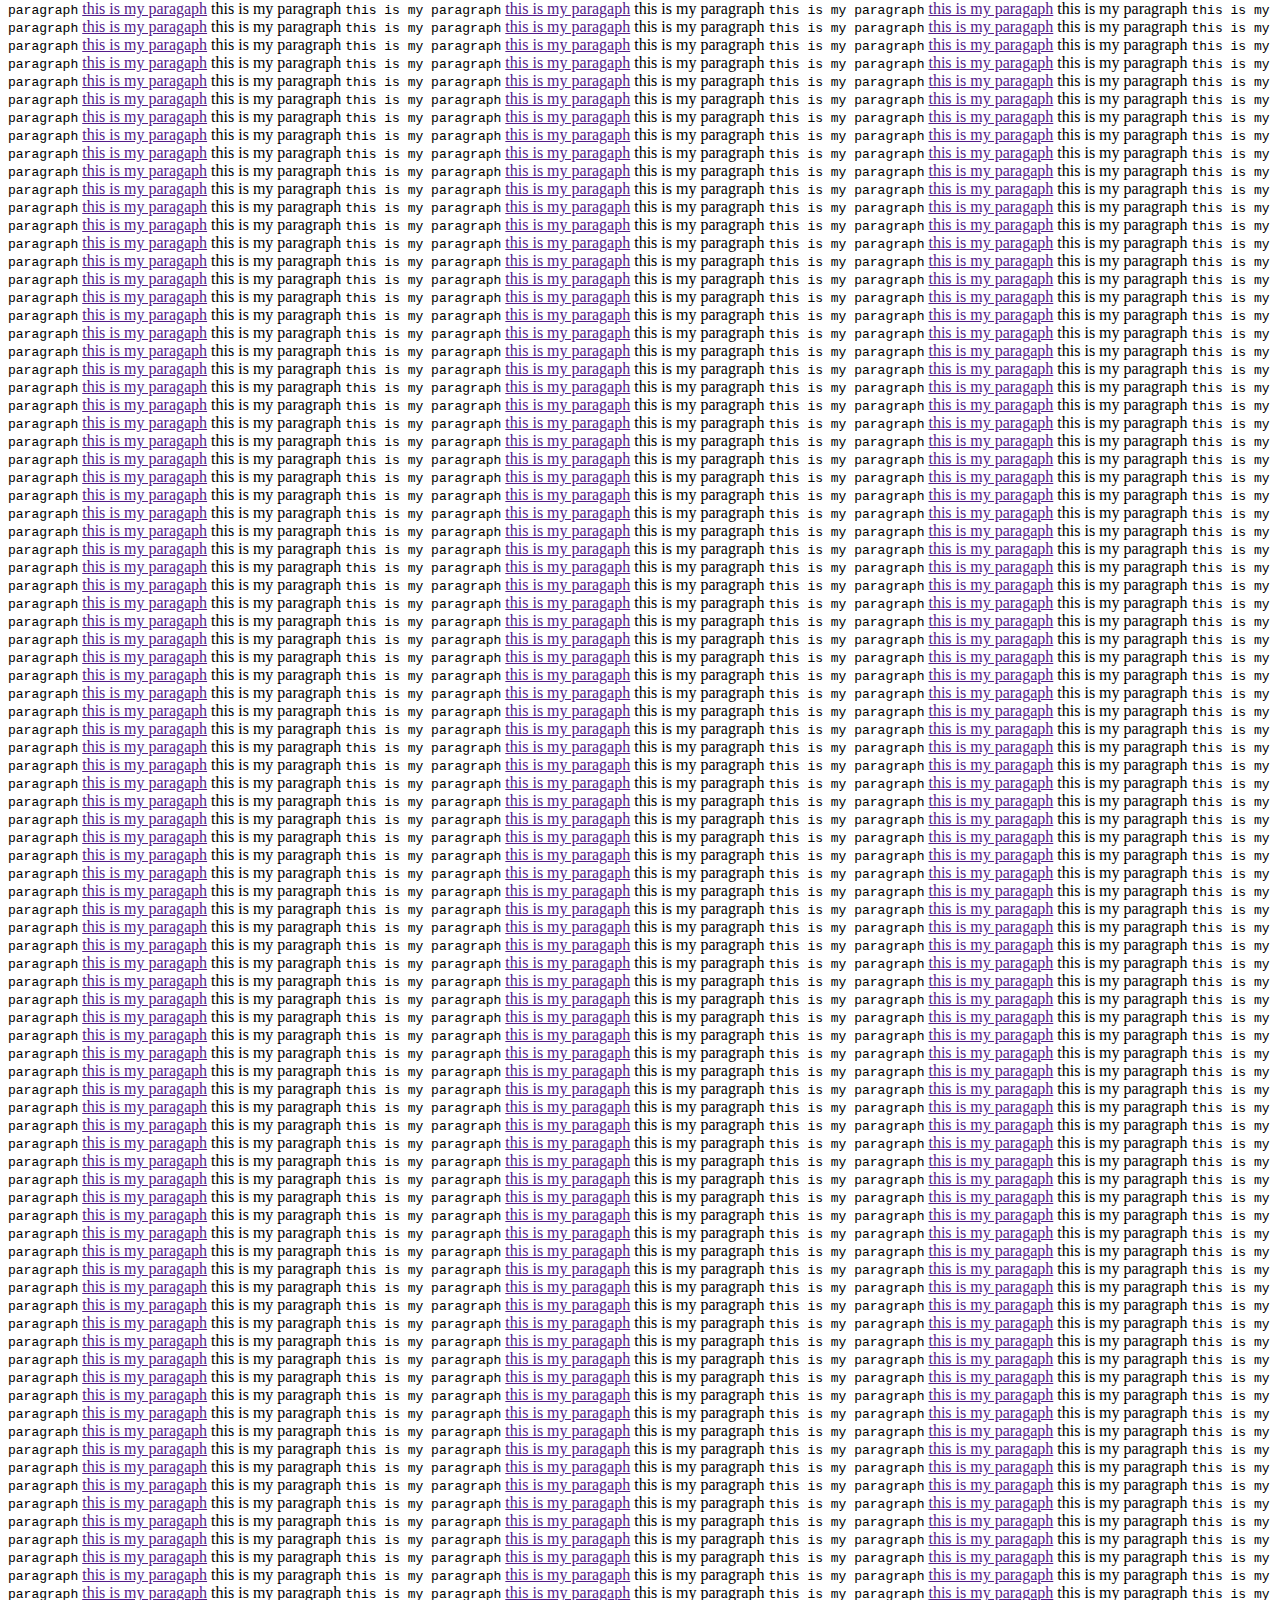
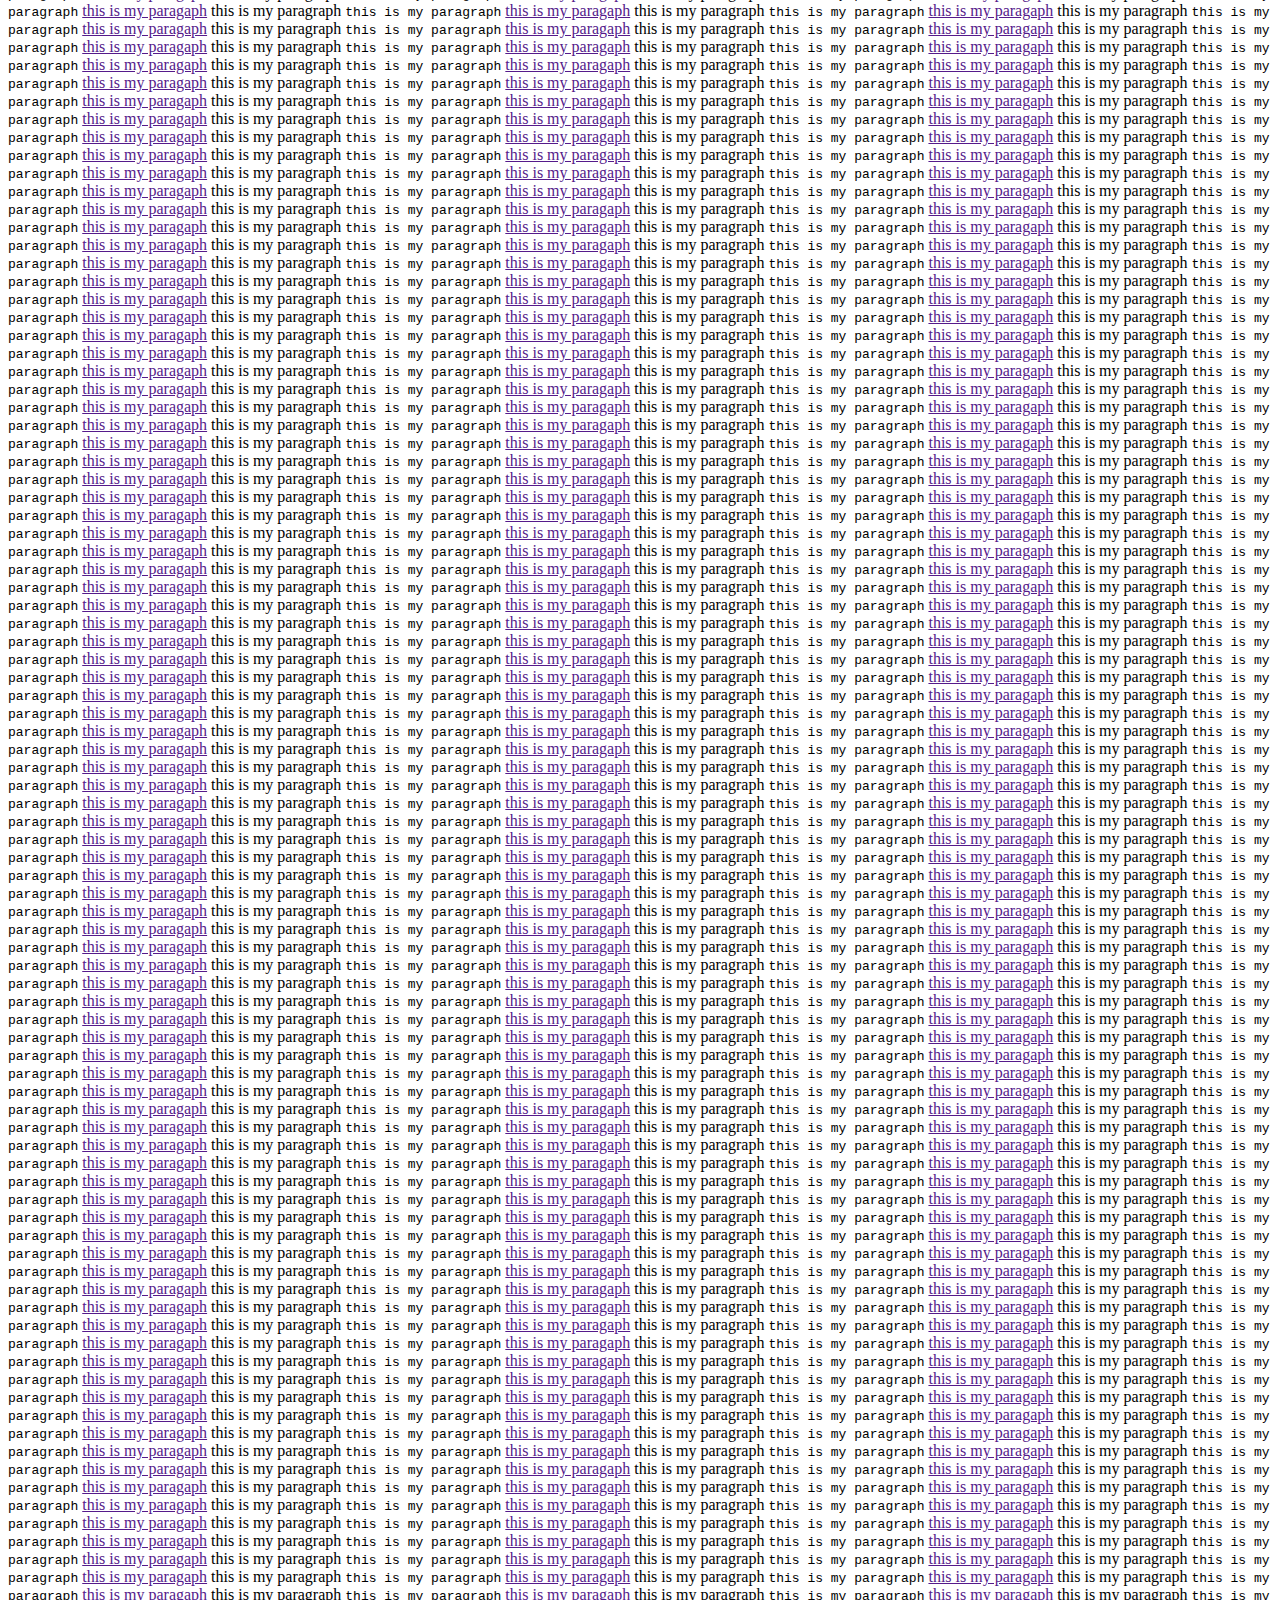
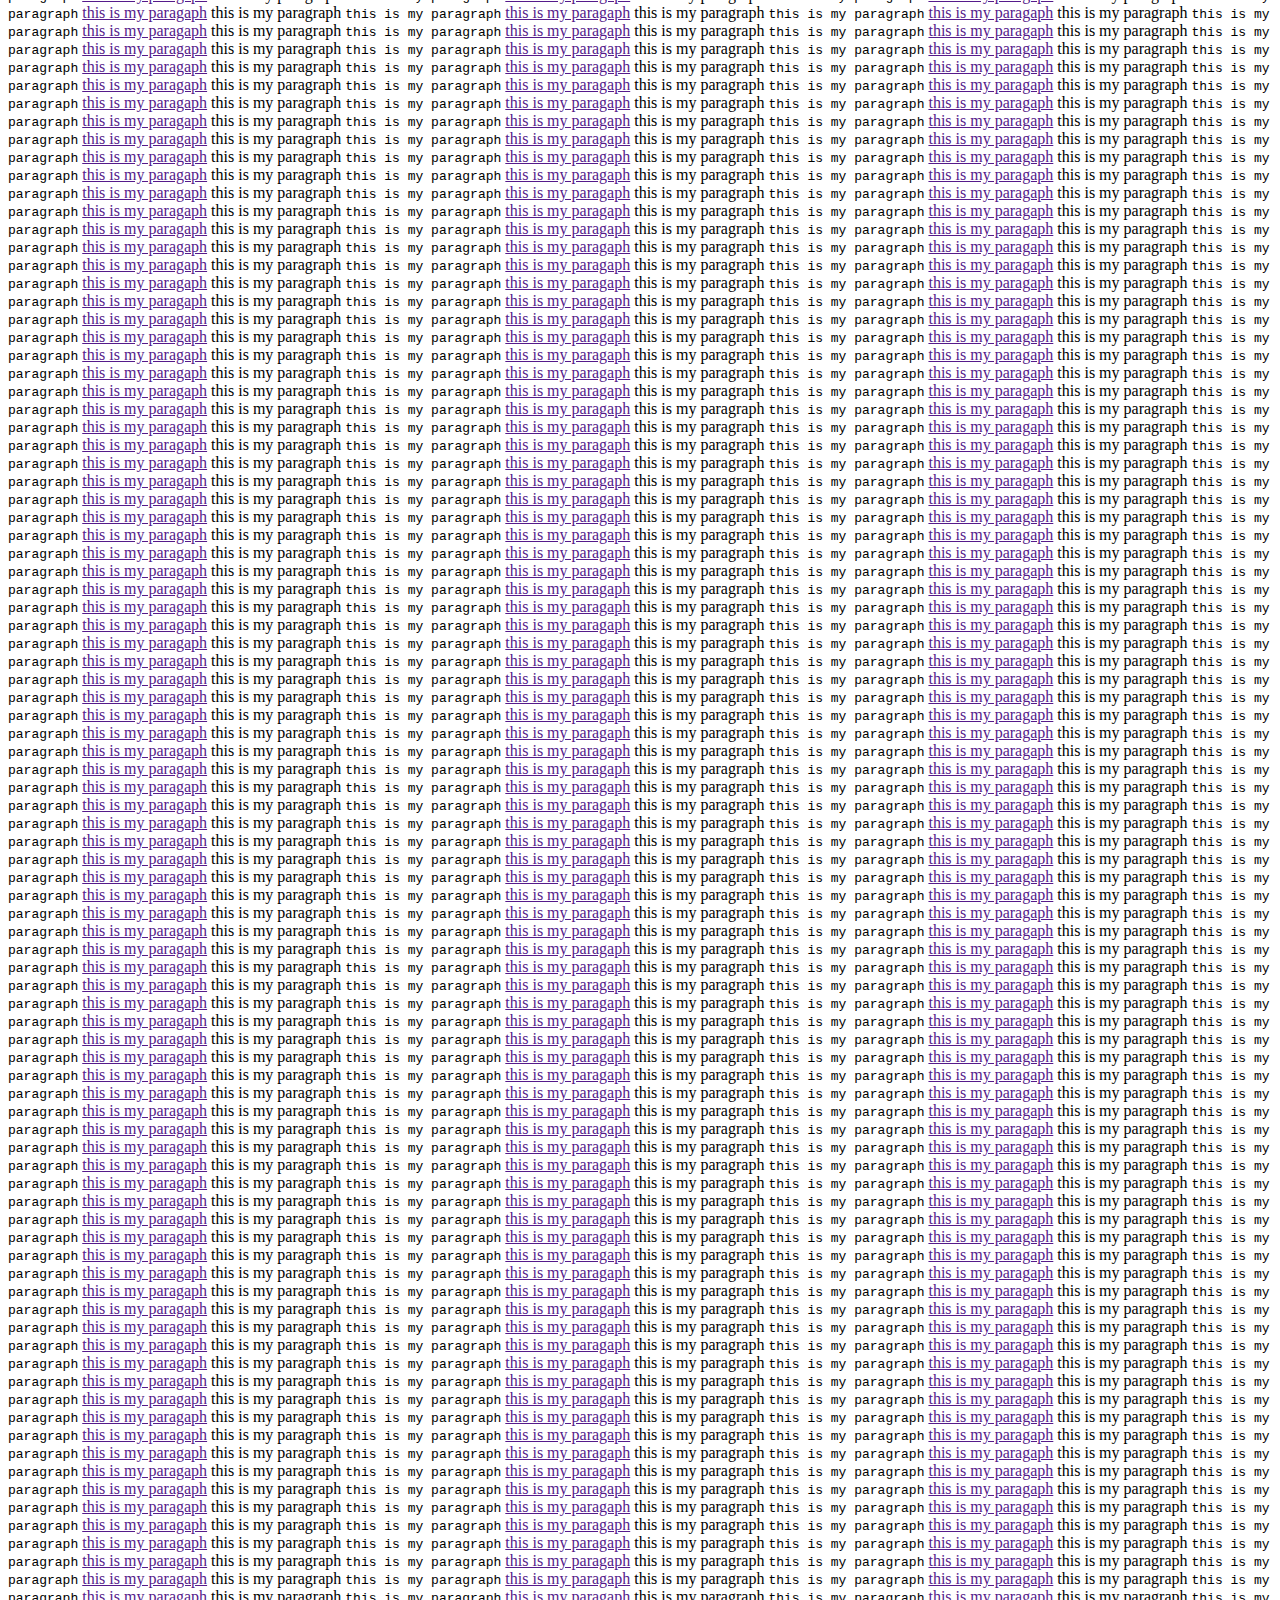
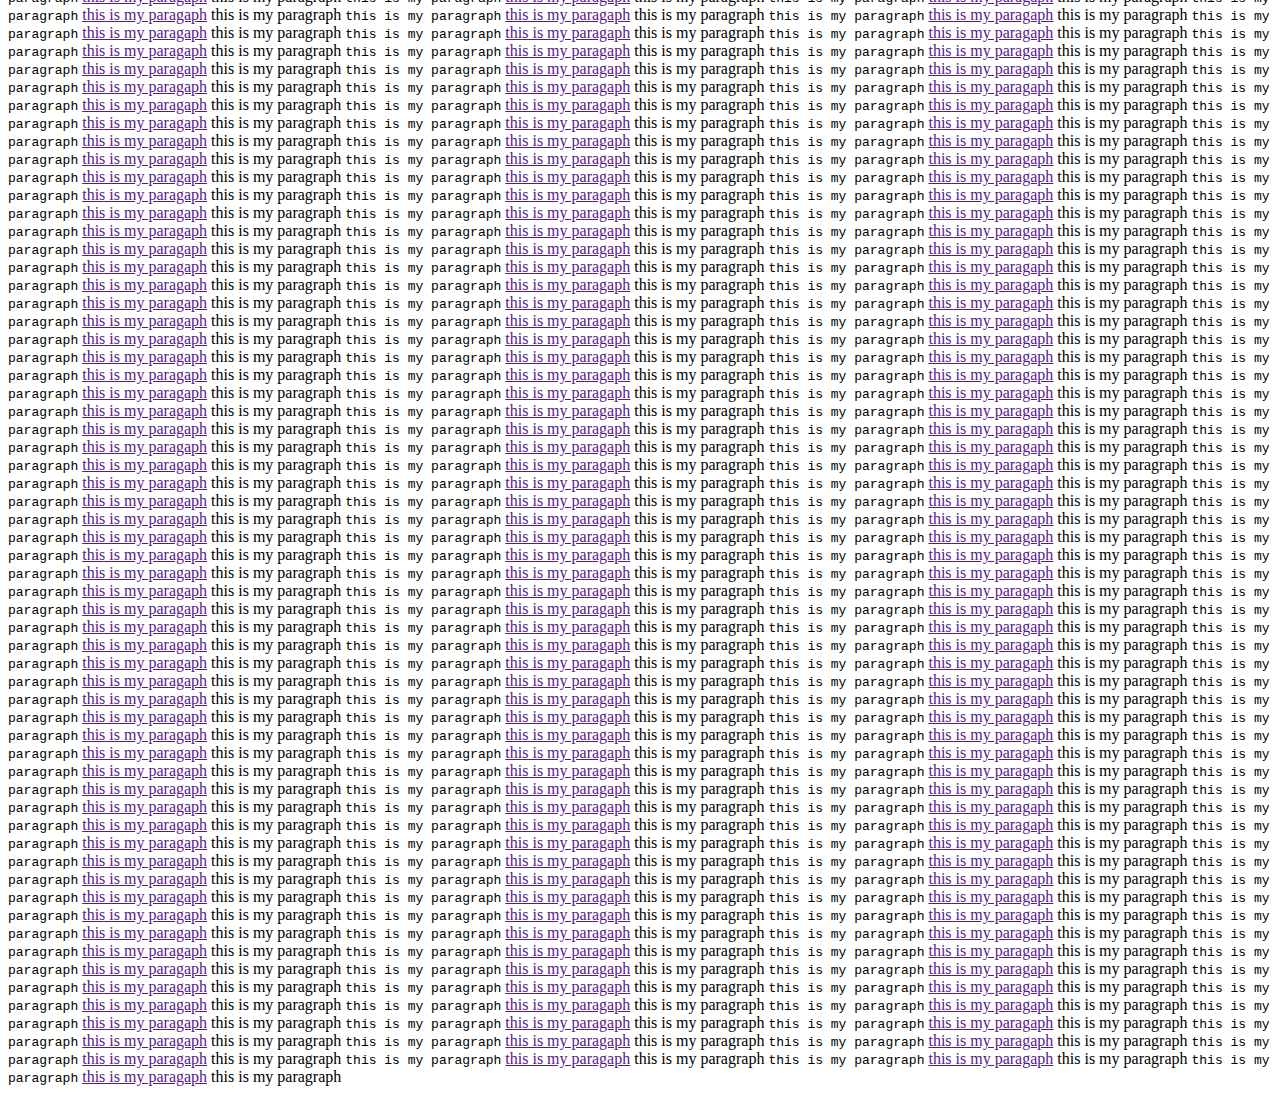
<file: project-02/index2.html>
<!DOCTYPE html>
<html lang="en">
<head>
    <meta charset="UTF-8">
    <meta name="viewport" content="width=device-width, initial-scale=1.0">
    <title>kbd & a</title>
</head>
<body>
    <p>
        <kbd>this is my paragraph</kbd>
        <a href="">this is my paragaph</a>
        this is my paragraph
        <kbd>this is my paragraph</kbd>
        <a href="">this is my paragaph</a>
        this is my paragraph
        <kbd>this is my paragraph</kbd>
        <a href="">this is my paragaph</a>
        this is my paragraph
        <kbd>this is my paragraph</kbd>
        <a href="">this is my paragaph</a>
        this is my paragraph
        <kbd>this is my paragraph</kbd>
        <a href="">this is my paragaph</a>
        this is my paragraph
        <kbd>this is my paragraph</kbd>
        <a href="">this is my paragaph</a>
        this is my paragraph
        <kbd>this is my paragraph</kbd>
        <a href="">this is my paragaph</a>
        this is my paragraph
        <kbd>this is my paragraph</kbd>
        <a href="">this is my paragaph</a>
        this is my paragraph
        <kbd>this is my paragraph</kbd>
        <a href="">this is my paragaph</a>
        this is my paragraph
        <kbd>this is my paragraph</kbd>
        <a href="">this is my paragaph</a>
        this is my paragraph
        <kbd>this is my paragraph</kbd>
        <a href="">this is my paragaph</a>
        this is my paragraph
        <kbd>this is my paragraph</kbd>
        <a href="">this is my paragaph</a>
        this is my paragraph
        <kbd>this is my paragraph</kbd>
        <a href="">this is my paragaph</a>
        this is my paragraph
        <kbd>this is my paragraph</kbd>
        <a href="">this is my paragaph</a>
        this is my paragraph
        <kbd>this is my paragraph</kbd>
        <a href="">this is my paragaph</a>
        this is my paragraph
        <kbd>this is my paragraph</kbd>
        <a href="">this is my paragaph</a>
        this is my paragraph
        <kbd>this is my paragraph</kbd>
        <a href="">this is my paragaph</a>
        this is my paragraph
        <kbd>this is my paragraph</kbd>
        <a href="">this is my paragaph</a>
        this is my paragraph
        <kbd>this is my paragraph</kbd>
        <a href="">this is my paragaph</a>
        this is my paragraph
        <kbd>this is my paragraph</kbd>
        <a href="">this is my paragaph</a>
        this is my paragraph
        <kbd>this is my paragraph</kbd>
        <a href="">this is my paragaph</a>
        this is my paragraph
        <kbd>this is my paragraph</kbd>
        <a href="">this is my paragaph</a>
        this is my paragraph
        <kbd>this is my paragraph</kbd>
        <a href="">this is my paragaph</a>
        this is my paragraph
        <kbd>this is my paragraph</kbd>
        <a href="">this is my paragaph</a>
        this is my paragraph
        <kbd>this is my paragraph</kbd>
        <a href="">this is my paragaph</a>
        this is my paragraph
        <kbd>this is my paragraph</kbd>
        <a href="">this is my paragaph</a>
        this is my paragraph
        <kbd>this is my paragraph</kbd>
        <a href="">this is my paragaph</a>
        this is my paragraph
        <kbd>this is my paragraph</kbd>
        <a href="">this is my paragaph</a>
        this is my paragraph
        <kbd>this is my paragraph</kbd>
        <a href="">this is my paragaph</a>
        this is my paragraph
        <kbd>this is my paragraph</kbd>
        <a href="">this is my paragaph</a>
        this is my paragraph
        <kbd>this is my paragraph</kbd>
        <a href="">this is my paragaph</a>
        this is my paragraph
        <kbd>this is my paragraph</kbd>
        <a href="">this is my paragaph</a>
        this is my paragraph
        <kbd>this is my paragraph</kbd>
        <a href="">this is my paragaph</a>
        this is my paragraph
        <kbd>this is my paragraph</kbd>
        <a href="">this is my paragaph</a>
        this is my paragraph
        <kbd>this is my paragraph</kbd>
        <a href="">this is my paragaph</a>
        this is my paragraph
        <kbd>this is my paragraph</kbd>
        <a href="">this is my paragaph</a>
        this is my paragraph
        <kbd>this is my paragraph</kbd>
        <a href="">this is my paragaph</a>
        this is my paragraph
        <kbd>this is my paragraph</kbd>
        <a href="">this is my paragaph</a>
        this is my paragraph
        <kbd>this is my paragraph</kbd>
        <a href="">this is my paragaph</a>
        this is my paragraph
        <kbd>this is my paragraph</kbd>
        <a href="">this is my paragaph</a>
        this is my paragraph
        <kbd>this is my paragraph</kbd>
        <a href="">this is my paragaph</a>
        this is my paragraph
        <kbd>this is my paragraph</kbd>
        <a href="">this is my paragaph</a>
        this is my paragraph
        <kbd>this is my paragraph</kbd>
        <a href="">this is my paragaph</a>
        this is my paragraph
        <kbd>this is my paragraph</kbd>
        <a href="">this is my paragaph</a>
        this is my paragraph
        <kbd>this is my paragraph</kbd>
        <a href="">this is my paragaph</a>
        this is my paragraph
        <kbd>this is my paragraph</kbd>
        <a href="">this is my paragaph</a>
        this is my paragraph
        <kbd>this is my paragraph</kbd>
        <a href="">this is my paragaph</a>
        this is my paragraph
        <kbd>this is my paragraph</kbd>
        <a href="">this is my paragaph</a>
        this is my paragraph
        <kbd>this is my paragraph</kbd>
        <a href="">this is my paragaph</a>
        this is my paragraph
        <kbd>this is my paragraph</kbd>
        <a href="">this is my paragaph</a>
        this is my paragraph
        <kbd>this is my paragraph</kbd>
        <a href="">this is my paragaph</a>
        this is my paragraph
        <kbd>this is my paragraph</kbd>
        <a href="">this is my paragaph</a>
        this is my paragraph
        <kbd>this is my paragraph</kbd>
        <a href="">this is my paragaph</a>
        this is my paragraph
        <kbd>this is my paragraph</kbd>
        <a href="">this is my paragaph</a>
        this is my paragraph
        <kbd>this is my paragraph</kbd>
        <a href="">this is my paragaph</a>
        this is my paragraph
        <kbd>this is my paragraph</kbd>
        <a href="">this is my paragaph</a>
        this is my paragraph
        <kbd>this is my paragraph</kbd>
        <a href="">this is my paragaph</a>
        this is my paragraph
        <kbd>this is my paragraph</kbd>
        <a href="">this is my paragaph</a>
        this is my paragraph
        <kbd>this is my paragraph</kbd>
        <a href="">this is my paragaph</a>
        this is my paragraph
        <kbd>this is my paragraph</kbd>
        <a href="">this is my paragaph</a>
        this is my paragraph
        <kbd>this is my paragraph</kbd>
        <a href="">this is my paragaph</a>
        this is my paragraph
        <kbd>this is my paragraph</kbd>
        <a href="">this is my paragaph</a>
        this is my paragraph
        <kbd>this is my paragraph</kbd>
        <a href="">this is my paragaph</a>
        this is my paragraph
        <kbd>this is my paragraph</kbd>
        <a href="">this is my paragaph</a>
        this is my paragraph
        <kbd>this is my paragraph</kbd>
        <a href="">this is my paragaph</a>
        this is my paragraph
        <kbd>this is my paragraph</kbd>
        <a href="">this is my paragaph</a>
        this is my paragraph
        <kbd>this is my paragraph</kbd>
        <a href="">this is my paragaph</a>
        this is my paragraph
        <kbd>this is my paragraph</kbd>
        <a href="">this is my paragaph</a>
        this is my paragraph
        <kbd>this is my paragraph</kbd>
        <a href="">this is my paragaph</a>
        this is my paragraph
        <kbd>this is my paragraph</kbd>
        <a href="">this is my paragaph</a>
        this is my paragraph
        <kbd>this is my paragraph</kbd>
        <a href="">this is my paragaph</a>
        this is my paragraph
        <kbd>this is my paragraph</kbd>
        <a href="">this is my paragaph</a>
        this is my paragraph
        <kbd>this is my paragraph</kbd>
        <a href="">this is my paragaph</a>
        this is my paragraph
        <kbd>this is my paragraph</kbd>
        <a href="">this is my paragaph</a>
        this is my paragraph
        <kbd>this is my paragraph</kbd>
        <a href="">this is my paragaph</a>
        this is my paragraph
        <kbd>this is my paragraph</kbd>
        <a href="">this is my paragaph</a>
        this is my paragraph
        <kbd>this is my paragraph</kbd>
        <a href="">this is my paragaph</a>
        this is my paragraph
        <kbd>this is my paragraph</kbd>
        <a href="">this is my paragaph</a>
        this is my paragraph
        <kbd>this is my paragraph</kbd>
        <a href="">this is my paragaph</a>
        this is my paragraph
        <kbd>this is my paragraph</kbd>
        <a href="">this is my paragaph</a>
        this is my paragraph
        <kbd>this is my paragraph</kbd>
        <a href="">this is my paragaph</a>
        this is my paragraph
        <kbd>this is my paragraph</kbd>
        <a href="">this is my paragaph</a>
        this is my paragraph
        <kbd>this is my paragraph</kbd>
        <a href="">this is my paragaph</a>
        this is my paragraph
        <kbd>this is my paragraph</kbd>
        <a href="">this is my paragaph</a>
        this is my paragraph
        <kbd>this is my paragraph</kbd>
        <a href="">this is my paragaph</a>
        this is my paragraph
        <kbd>this is my paragraph</kbd>
        <a href="">this is my paragaph</a>
        this is my paragraph
        <kbd>this is my paragraph</kbd>
        <a href="">this is my paragaph</a>
        this is my paragraph
        <kbd>this is my paragraph</kbd>
        <a href="">this is my paragaph</a>
        this is my paragraph
        <kbd>this is my paragraph</kbd>
        <a href="">this is my paragaph</a>
        this is my paragraph
        <kbd>this is my paragraph</kbd>
        <a href="">this is my paragaph</a>
        this is my paragraph
        <kbd>this is my paragraph</kbd>
        <a href="">this is my paragaph</a>
        this is my paragraph
        <kbd>this is my paragraph</kbd>
        <a href="">this is my paragaph</a>
        this is my paragraph
        <kbd>this is my paragraph</kbd>
        <a href="">this is my paragaph</a>
        this is my paragraph
        <kbd>this is my paragraph</kbd>
        <a href="">this is my paragaph</a>
        this is my paragraph
        <kbd>this is my paragraph</kbd>
        <a href="">this is my paragaph</a>
        this is my paragraph
        <kbd>this is my paragraph</kbd>
        <a href="">this is my paragaph</a>
        this is my paragraph
        <kbd>this is my paragraph</kbd>
        <a href="">this is my paragaph</a>
        this is my paragraph
        <kbd>this is my paragraph</kbd>
        <a href="">this is my paragaph</a>
        this is my paragraph
        <kbd>this is my paragraph</kbd>
        <a href="">this is my paragaph</a>
        this is my paragraph
        <kbd>this is my paragraph</kbd>
        <a href="">this is my paragaph</a>
        this is my paragraph
        <kbd>this is my paragraph</kbd>
        <a href="">this is my paragaph</a>
        this is my paragraph
        <kbd>this is my paragraph</kbd>
        <a href="">this is my paragaph</a>
        this is my paragraph
        <kbd>this is my paragraph</kbd>
        <a href="">this is my paragaph</a>
        this is my paragraph
        <kbd>this is my paragraph</kbd>
        <a href="">this is my paragaph</a>
        this is my paragraph
        <kbd>this is my paragraph</kbd>
        <a href="">this is my paragaph</a>
        this is my paragraph
        <kbd>this is my paragraph</kbd>
        <a href="">this is my paragaph</a>
        this is my paragraph
        <kbd>this is my paragraph</kbd>
        <a href="">this is my paragaph</a>
        this is my paragraph
        <kbd>this is my paragraph</kbd>
        <a href="">this is my paragaph</a>
        this is my paragraph
        <kbd>this is my paragraph</kbd>
        <a href="">this is my paragaph</a>
        this is my paragraph
        <kbd>this is my paragraph</kbd>
        <a href="">this is my paragaph</a>
        this is my paragraph
        <kbd>this is my paragraph</kbd>
        <a href="">this is my paragaph</a>
        this is my paragraph
        <kbd>this is my paragraph</kbd>
        <a href="">this is my paragaph</a>
        this is my paragraph
        <kbd>this is my paragraph</kbd>
        <a href="">this is my paragaph</a>
        this is my paragraph
        <kbd>this is my paragraph</kbd>
        <a href="">this is my paragaph</a>
        this is my paragraph
        <kbd>this is my paragraph</kbd>
        <a href="">this is my paragaph</a>
        this is my paragraph
        <kbd>this is my paragraph</kbd>
        <a href="">this is my paragaph</a>
        this is my paragraph
        <kbd>this is my paragraph</kbd>
        <a href="">this is my paragaph</a>
        this is my paragraph
        <kbd>this is my paragraph</kbd>
        <a href="">this is my paragaph</a>
        this is my paragraph
        <kbd>this is my paragraph</kbd>
        <a href="">this is my paragaph</a>
        this is my paragraph
        <kbd>this is my paragraph</kbd>
        <a href="">this is my paragaph</a>
        this is my paragraph
        <kbd>this is my paragraph</kbd>
        <a href="">this is my paragaph</a>
        this is my paragraph
        <kbd>this is my paragraph</kbd>
        <a href="">this is my paragaph</a>
        this is my paragraph
        <kbd>this is my paragraph</kbd>
        <a href="">this is my paragaph</a>
        this is my paragraph
        <kbd>this is my paragraph</kbd>
        <a href="">this is my paragaph</a>
        this is my paragraph
        <kbd>this is my paragraph</kbd>
        <a href="">this is my paragaph</a>
        this is my paragraph
        <kbd>this is my paragraph</kbd>
        <a href="">this is my paragaph</a>
        this is my paragraph
        <kbd>this is my paragraph</kbd>
        <a href="">this is my paragaph</a>
        this is my paragraph
        <kbd>this is my paragraph</kbd>
        <a href="">this is my paragaph</a>
        this is my paragraph
        <kbd>this is my paragraph</kbd>
        <a href="">this is my paragaph</a>
        this is my paragraph
        <kbd>this is my paragraph</kbd>
        <a href="">this is my paragaph</a>
        this is my paragraph
        <kbd>this is my paragraph</kbd>
        <a href="">this is my paragaph</a>
        this is my paragraph
        <kbd>this is my paragraph</kbd>
        <a href="">this is my paragaph</a>
        this is my paragraph
        <kbd>this is my paragraph</kbd>
        <a href="">this is my paragaph</a>
        this is my paragraph
        <kbd>this is my paragraph</kbd>
        <a href="">this is my paragaph</a>
        this is my paragraph
        <kbd>this is my paragraph</kbd>
        <a href="">this is my paragaph</a>
        this is my paragraph
        <kbd>this is my paragraph</kbd>
        <a href="">this is my paragaph</a>
        this is my paragraph
        <kbd>this is my paragraph</kbd>
        <a href="">this is my paragaph</a>
        this is my paragraph
        <kbd>this is my paragraph</kbd>
        <a href="">this is my paragaph</a>
        this is my paragraph
        <kbd>this is my paragraph</kbd>
        <a href="">this is my paragaph</a>
        this is my paragraph
        <kbd>this is my paragraph</kbd>
        <a href="">this is my paragaph</a>
        this is my paragraph
        <kbd>this is my paragraph</kbd>
        <a href="">this is my paragaph</a>
        this is my paragraph
        <kbd>this is my paragraph</kbd>
        <a href="">this is my paragaph</a>
        this is my paragraph
        <kbd>this is my paragraph</kbd>
        <a href="">this is my paragaph</a>
        this is my paragraph
        <kbd>this is my paragraph</kbd>
        <a href="">this is my paragaph</a>
        this is my paragraph
        <kbd>this is my paragraph</kbd>
        <a href="">this is my paragaph</a>
        this is my paragraph
        <kbd>this is my paragraph</kbd>
        <a href="">this is my paragaph</a>
        this is my paragraph
        <kbd>this is my paragraph</kbd>
        <a href="">this is my paragaph</a>
        this is my paragraph
        <kbd>this is my paragraph</kbd>
        <a href="">this is my paragaph</a>
        this is my paragraph
        <kbd>this is my paragraph</kbd>
        <a href="">this is my paragaph</a>
        this is my paragraph
        <kbd>this is my paragraph</kbd>
        <a href="">this is my paragaph</a>
        this is my paragraph
        <kbd>this is my paragraph</kbd>
        <a href="">this is my paragaph</a>
        this is my paragraph
        <kbd>this is my paragraph</kbd>
        <a href="">this is my paragaph</a>
        this is my paragraph
        <kbd>this is my paragraph</kbd>
        <a href="">this is my paragaph</a>
        this is my paragraph
        <kbd>this is my paragraph</kbd>
        <a href="">this is my paragaph</a>
        this is my paragraph
        <kbd>this is my paragraph</kbd>
        <a href="">this is my paragaph</a>
        this is my paragraph
        <kbd>this is my paragraph</kbd>
        <a href="">this is my paragaph</a>
        this is my paragraph
        <kbd>this is my paragraph</kbd>
        <a href="">this is my paragaph</a>
        this is my paragraph
        <kbd>this is my paragraph</kbd>
        <a href="">this is my paragaph</a>
        this is my paragraph
        <kbd>this is my paragraph</kbd>
        <a href="">this is my paragaph</a>
        this is my paragraph
        <kbd>this is my paragraph</kbd>
        <a href="">this is my paragaph</a>
        this is my paragraph
        <kbd>this is my paragraph</kbd>
        <a href="">this is my paragaph</a>
        this is my paragraph
        <kbd>this is my paragraph</kbd>
        <a href="">this is my paragaph</a>
        this is my paragraph
        <kbd>this is my paragraph</kbd>
        <a href="">this is my paragaph</a>
        this is my paragraph
        <kbd>this is my paragraph</kbd>
        <a href="">this is my paragaph</a>
        this is my paragraph
        <kbd>this is my paragraph</kbd>
        <a href="">this is my paragaph</a>
        this is my paragraph
        <kbd>this is my paragraph</kbd>
        <a href="">this is my paragaph</a>
        this is my paragraph
        <kbd>this is my paragraph</kbd>
        <a href="">this is my paragaph</a>
        this is my paragraph
        <kbd>this is my paragraph</kbd>
        <a href="">this is my paragaph</a>
        this is my paragraph
        <kbd>this is my paragraph</kbd>
        <a href="">this is my paragaph</a>
        this is my paragraph
        <kbd>this is my paragraph</kbd>
        <a href="">this is my paragaph</a>
        this is my paragraph
        <kbd>this is my paragraph</kbd>
        <a href="">this is my paragaph</a>
        this is my paragraph
        <kbd>this is my paragraph</kbd>
        <a href="">this is my paragaph</a>
        this is my paragraph
        <kbd>this is my paragraph</kbd>
        <a href="">this is my paragaph</a>
        this is my paragraph
        <kbd>this is my paragraph</kbd>
        <a href="">this is my paragaph</a>
        this is my paragraph
        <kbd>this is my paragraph</kbd>
        <a href="">this is my paragaph</a>
        this is my paragraph
        <kbd>this is my paragraph</kbd>
        <a href="">this is my paragaph</a>
        this is my paragraph
        <kbd>this is my paragraph</kbd>
        <a href="">this is my paragaph</a>
        this is my paragraph
        <kbd>this is my paragraph</kbd>
        <a href="">this is my paragaph</a>
        this is my paragraph
        <kbd>this is my paragraph</kbd>
        <a href="">this is my paragaph</a>
        this is my paragraph
        <kbd>this is my paragraph</kbd>
        <a href="">this is my paragaph</a>
        this is my paragraph
        <kbd>this is my paragraph</kbd>
        <a href="">this is my paragaph</a>
        this is my paragraph
        <kbd>this is my paragraph</kbd>
        <a href="">this is my paragaph</a>
        this is my paragraph
        <kbd>this is my paragraph</kbd>
        <a href="">this is my paragaph</a>
        this is my paragraph
        <kbd>this is my paragraph</kbd>
        <a href="">this is my paragaph</a>
        this is my paragraph
        <kbd>this is my paragraph</kbd>
        <a href="">this is my paragaph</a>
        this is my paragraph
        <kbd>this is my paragraph</kbd>
        <a href="">this is my paragaph</a>
        this is my paragraph
        <kbd>this is my paragraph</kbd>
        <a href="">this is my paragaph</a>
        this is my paragraph
        <kbd>this is my paragraph</kbd>
        <a href="">this is my paragaph</a>
        this is my paragraph
        <kbd>this is my paragraph</kbd>
        <a href="">this is my paragaph</a>
        this is my paragraph
        <kbd>this is my paragraph</kbd>
        <a href="">this is my paragaph</a>
        this is my paragraph
        <kbd>this is my paragraph</kbd>
        <a href="">this is my paragaph</a>
        this is my paragraph
        <kbd>this is my paragraph</kbd>
        <a href="">this is my paragaph</a>
        this is my paragraph
        <kbd>this is my paragraph</kbd>
        <a href="">this is my paragaph</a>
        this is my paragraph
        <kbd>this is my paragraph</kbd>
        <a href="">this is my paragaph</a>
        this is my paragraph
        <kbd>this is my paragraph</kbd>
        <a href="">this is my paragaph</a>
        this is my paragraph
        <kbd>this is my paragraph</kbd>
        <a href="">this is my paragaph</a>
        this is my paragraph
        <kbd>this is my paragraph</kbd>
        <a href="">this is my paragaph</a>
        this is my paragraph
        <kbd>this is my paragraph</kbd>
        <a href="">this is my paragaph</a>
        this is my paragraph
        <kbd>this is my paragraph</kbd>
        <a href="">this is my paragaph</a>
        this is my paragraph
        <kbd>this is my paragraph</kbd>
        <a href="">this is my paragaph</a>
        this is my paragraph
        <kbd>this is my paragraph</kbd>
        <a href="">this is my paragaph</a>
        this is my paragraph
        <kbd>this is my paragraph</kbd>
        <a href="">this is my paragaph</a>
        this is my paragraph
        <kbd>this is my paragraph</kbd>
        <a href="">this is my paragaph</a>
        this is my paragraph
        <kbd>this is my paragraph</kbd>
        <a href="">this is my paragaph</a>
        this is my paragraph
        <kbd>this is my paragraph</kbd>
        <a href="">this is my paragaph</a>
        this is my paragraph
        <kbd>this is my paragraph</kbd>
        <a href="">this is my paragaph</a>
        this is my paragraph
        <kbd>this is my paragraph</kbd>
        <a href="">this is my paragaph</a>
        this is my paragraph
        <kbd>this is my paragraph</kbd>
        <a href="">this is my paragaph</a>
        this is my paragraph
        <kbd>this is my paragraph</kbd>
        <a href="">this is my paragaph</a>
        this is my paragraph
        <kbd>this is my paragraph</kbd>
        <a href="">this is my paragaph</a>
        this is my paragraph
        <kbd>this is my paragraph</kbd>
        <a href="">this is my paragaph</a>
        this is my paragraph
        <kbd>this is my paragraph</kbd>
        <a href="">this is my paragaph</a>
        this is my paragraph
        <kbd>this is my paragraph</kbd>
        <a href="">this is my paragaph</a>
        this is my paragraph
        <kbd>this is my paragraph</kbd>
        <a href="">this is my paragaph</a>
        this is my paragraph
        <kbd>this is my paragraph</kbd>
        <a href="">this is my paragaph</a>
        this is my paragraph
        <kbd>this is my paragraph</kbd>
        <a href="">this is my paragaph</a>
        this is my paragraph
        <kbd>this is my paragraph</kbd>
        <a href="">this is my paragaph</a>
        this is my paragraph
        <kbd>this is my paragraph</kbd>
        <a href="">this is my paragaph</a>
        this is my paragraph
        <kbd>this is my paragraph</kbd>
        <a href="">this is my paragaph</a>
        this is my paragraph
        <kbd>this is my paragraph</kbd>
        <a href="">this is my paragaph</a>
        this is my paragraph
        <kbd>this is my paragraph</kbd>
        <a href="">this is my paragaph</a>
        this is my paragraph
        <kbd>this is my paragraph</kbd>
        <a href="">this is my paragaph</a>
        this is my paragraph
        <kbd>this is my paragraph</kbd>
        <a href="">this is my paragaph</a>
        this is my paragraph
        <kbd>this is my paragraph</kbd>
        <a href="">this is my paragaph</a>
        this is my paragraph
        <kbd>this is my paragraph</kbd>
        <a href="">this is my paragaph</a>
        this is my paragraph
        <kbd>this is my paragraph</kbd>
        <a href="">this is my paragaph</a>
        this is my paragraph
        <kbd>this is my paragraph</kbd>
        <a href="">this is my paragaph</a>
        this is my paragraph
        <kbd>this is my paragraph</kbd>
        <a href="">this is my paragaph</a>
        this is my paragraph
        <kbd>this is my paragraph</kbd>
        <a href="">this is my paragaph</a>
        this is my paragraph
        <kbd>this is my paragraph</kbd>
        <a href="">this is my paragaph</a>
        this is my paragraph
        <kbd>this is my paragraph</kbd>
        <a href="">this is my paragaph</a>
        this is my paragraph
        <kbd>this is my paragraph</kbd>
        <a href="">this is my paragaph</a>
        this is my paragraph
        <kbd>this is my paragraph</kbd>
        <a href="">this is my paragaph</a>
        this is my paragraph
        <kbd>this is my paragraph</kbd>
        <a href="">this is my paragaph</a>
        this is my paragraph
        <kbd>this is my paragraph</kbd>
        <a href="">this is my paragaph</a>
        this is my paragraph
        <kbd>this is my paragraph</kbd>
        <a href="">this is my paragaph</a>
        this is my paragraph
        <kbd>this is my paragraph</kbd>
        <a href="">this is my paragaph</a>
        this is my paragraph
        <kbd>this is my paragraph</kbd>
        <a href="">this is my paragaph</a>
        this is my paragraph
        <kbd>this is my paragraph</kbd>
        <a href="">this is my paragaph</a>
        this is my paragraph
        <kbd>this is my paragraph</kbd>
        <a href="">this is my paragaph</a>
        this is my paragraph
        <kbd>this is my paragraph</kbd>
        <a href="">this is my paragaph</a>
        this is my paragraph
        <kbd>this is my paragraph</kbd>
        <a href="">this is my paragaph</a>
        this is my paragraph
        <kbd>this is my paragraph</kbd>
        <a href="">this is my paragaph</a>
        this is my paragraph
        <kbd>this is my paragraph</kbd>
        <a href="">this is my paragaph</a>
        this is my paragraph
        <kbd>this is my paragraph</kbd>
        <a href="">this is my paragaph</a>
        this is my paragraph
        <kbd>this is my paragraph</kbd>
        <a href="">this is my paragaph</a>
        this is my paragraph
        <kbd>this is my paragraph</kbd>
        <a href="">this is my paragaph</a>
        this is my paragraph
        <kbd>this is my paragraph</kbd>
        <a href="">this is my paragaph</a>
        this is my paragraph
        <kbd>this is my paragraph</kbd>
        <a href="">this is my paragaph</a>
        this is my paragraph
        <kbd>this is my paragraph</kbd>
        <a href="">this is my paragaph</a>
        this is my paragraph
        <kbd>this is my paragraph</kbd>
        <a href="">this is my paragaph</a>
        this is my paragraph
        <kbd>this is my paragraph</kbd>
        <a href="">this is my paragaph</a>
        this is my paragraph
        <kbd>this is my paragraph</kbd>
        <a href="">this is my paragaph</a>
        this is my paragraph
        <kbd>this is my paragraph</kbd>
        <a href="">this is my paragaph</a>
        this is my paragraph
        <kbd>this is my paragraph</kbd>
        <a href="">this is my paragaph</a>
        this is my paragraph
        <kbd>this is my paragraph</kbd>
        <a href="">this is my paragaph</a>
        this is my paragraph
        <kbd>this is my paragraph</kbd>
        <a href="">this is my paragaph</a>
        this is my paragraph
        <kbd>this is my paragraph</kbd>
        <a href="">this is my paragaph</a>
        this is my paragraph
        <kbd>this is my paragraph</kbd>
        <a href="">this is my paragaph</a>
        this is my paragraph
        <kbd>this is my paragraph</kbd>
        <a href="">this is my paragaph</a>
        this is my paragraph
        <kbd>this is my paragraph</kbd>
        <a href="">this is my paragaph</a>
        this is my paragraph
        <kbd>this is my paragraph</kbd>
        <a href="">this is my paragaph</a>
        this is my paragraph
        <kbd>this is my paragraph</kbd>
        <a href="">this is my paragaph</a>
        this is my paragraph
        <kbd>this is my paragraph</kbd>
        <a href="">this is my paragaph</a>
        this is my paragraph
        <kbd>this is my paragraph</kbd>
        <a href="">this is my paragaph</a>
        this is my paragraph
        <kbd>this is my paragraph</kbd>
        <a href="">this is my paragaph</a>
        this is my paragraph
        <kbd>this is my paragraph</kbd>
        <a href="">this is my paragaph</a>
        this is my paragraph
        <kbd>this is my paragraph</kbd>
        <a href="">this is my paragaph</a>
        this is my paragraph
        <kbd>this is my paragraph</kbd>
        <a href="">this is my paragaph</a>
        this is my paragraph
        <kbd>this is my paragraph</kbd>
        <a href="">this is my paragaph</a>
        this is my paragraph
        <kbd>this is my paragraph</kbd>
        <a href="">this is my paragaph</a>
        this is my paragraph
        <kbd>this is my paragraph</kbd>
        <a href="">this is my paragaph</a>
        this is my paragraph
        <kbd>this is my paragraph</kbd>
        <a href="">this is my paragaph</a>
        this is my paragraph
        <kbd>this is my paragraph</kbd>
        <a href="">this is my paragaph</a>
        this is my paragraph
        <kbd>this is my paragraph</kbd>
        <a href="">this is my paragaph</a>
        this is my paragraph
        <kbd>this is my paragraph</kbd>
        <a href="">this is my paragaph</a>
        this is my paragraph
        <kbd>this is my paragraph</kbd>
        <a href="">this is my paragaph</a>
        this is my paragraph
        <kbd>this is my paragraph</kbd>
        <a href="">this is my paragaph</a>
        this is my paragraph
        <kbd>this is my paragraph</kbd>
        <a href="">this is my paragaph</a>
        this is my paragraph
        <kbd>this is my paragraph</kbd>
        <a href="">this is my paragaph</a>
        this is my paragraph
        <kbd>this is my paragraph</kbd>
        <a href="">this is my paragaph</a>
        this is my paragraph
        <kbd>this is my paragraph</kbd>
        <a href="">this is my paragaph</a>
        this is my paragraph
        <kbd>this is my paragraph</kbd>
        <a href="">this is my paragaph</a>
        this is my paragraph
        <kbd>this is my paragraph</kbd>
        <a href="">this is my paragaph</a>
        this is my paragraph
        <kbd>this is my paragraph</kbd>
        <a href="">this is my paragaph</a>
        this is my paragraph
        <kbd>this is my paragraph</kbd>
        <a href="">this is my paragaph</a>
        this is my paragraph
        <kbd>this is my paragraph</kbd>
        <a href="">this is my paragaph</a>
        this is my paragraph
        <kbd>this is my paragraph</kbd>
        <a href="">this is my paragaph</a>
        this is my paragraph
        <kbd>this is my paragraph</kbd>
        <a href="">this is my paragaph</a>
        this is my paragraph
        <kbd>this is my paragraph</kbd>
        <a href="">this is my paragaph</a>
        this is my paragraph
        <kbd>this is my paragraph</kbd>
        <a href="">this is my paragaph</a>
        this is my paragraph
        <kbd>this is my paragraph</kbd>
        <a href="">this is my paragaph</a>
        this is my paragraph
        <kbd>this is my paragraph</kbd>
        <a href="">this is my paragaph</a>
        this is my paragraph
        <kbd>this is my paragraph</kbd>
        <a href="">this is my paragaph</a>
        this is my paragraph
        <kbd>this is my paragraph</kbd>
        <a href="">this is my paragaph</a>
        this is my paragraph
        <kbd>this is my paragraph</kbd>
        <a href="">this is my paragaph</a>
        this is my paragraph
        <kbd>this is my paragraph</kbd>
        <a href="">this is my paragaph</a>
        this is my paragraph
        <kbd>this is my paragraph</kbd>
        <a href="">this is my paragaph</a>
        this is my paragraph
        <kbd>this is my paragraph</kbd>
        <a href="">this is my paragaph</a>
        this is my paragraph
        <kbd>this is my paragraph</kbd>
        <a href="">this is my paragaph</a>
        this is my paragraph
        <kbd>this is my paragraph</kbd>
        <a href="">this is my paragaph</a>
        this is my paragraph
        <kbd>this is my paragraph</kbd>
        <a href="">this is my paragaph</a>
        this is my paragraph
        <kbd>this is my paragraph</kbd>
        <a href="">this is my paragaph</a>
        this is my paragraph
        <kbd>this is my paragraph</kbd>
        <a href="">this is my paragaph</a>
        this is my paragraph
        <kbd>this is my paragraph</kbd>
        <a href="">this is my paragaph</a>
        this is my paragraph
        <kbd>this is my paragraph</kbd>
        <a href="">this is my paragaph</a>
        this is my paragraph
        <kbd>this is my paragraph</kbd>
        <a href="">this is my paragaph</a>
        this is my paragraph
        <kbd>this is my paragraph</kbd>
        <a href="">this is my paragaph</a>
        this is my paragraph
        <kbd>this is my paragraph</kbd>
        <a href="">this is my paragaph</a>
        this is my paragraph
        <kbd>this is my paragraph</kbd>
        <a href="">this is my paragaph</a>
        this is my paragraph
        <kbd>this is my paragraph</kbd>
        <a href="">this is my paragaph</a>
        this is my paragraph
        <kbd>this is my paragraph</kbd>
        <a href="">this is my paragaph</a>
        this is my paragraph
        <kbd>this is my paragraph</kbd>
        <a href="">this is my paragaph</a>
        this is my paragraph
        <kbd>this is my paragraph</kbd>
        <a href="">this is my paragaph</a>
        this is my paragraph
        <kbd>this is my paragraph</kbd>
        <a href="">this is my paragaph</a>
        this is my paragraph
        <kbd>this is my paragraph</kbd>
        <a href="">this is my paragaph</a>
        this is my paragraph
        <kbd>this is my paragraph</kbd>
        <a href="">this is my paragaph</a>
        this is my paragraph
        <kbd>this is my paragraph</kbd>
        <a href="">this is my paragaph</a>
        this is my paragraph
        <kbd>this is my paragraph</kbd>
        <a href="">this is my paragaph</a>
        this is my paragraph
        <kbd>this is my paragraph</kbd>
        <a href="">this is my paragaph</a>
        this is my paragraph
        <kbd>this is my paragraph</kbd>
        <a href="">this is my paragaph</a>
        this is my paragraph
        <kbd>this is my paragraph</kbd>
        <a href="">this is my paragaph</a>
        this is my paragraph
        <kbd>this is my paragraph</kbd>
        <a href="">this is my paragaph</a>
        this is my paragraph
        <kbd>this is my paragraph</kbd>
        <a href="">this is my paragaph</a>
        this is my paragraph
        <kbd>this is my paragraph</kbd>
        <a href="">this is my paragaph</a>
        this is my paragraph
        <kbd>this is my paragraph</kbd>
        <a href="">this is my paragaph</a>
        this is my paragraph
        <kbd>this is my paragraph</kbd>
        <a href="">this is my paragaph</a>
        this is my paragraph
        <kbd>this is my paragraph</kbd>
        <a href="">this is my paragaph</a>
        this is my paragraph
        <kbd>this is my paragraph</kbd>
        <a href="">this is my paragaph</a>
        this is my paragraph
        <kbd>this is my paragraph</kbd>
        <a href="">this is my paragaph</a>
        this is my paragraph
        <kbd>this is my paragraph</kbd>
        <a href="">this is my paragaph</a>
        this is my paragraph
        <kbd>this is my paragraph</kbd>
        <a href="">this is my paragaph</a>
        this is my paragraph
        <kbd>this is my paragraph</kbd>
        <a href="">this is my paragaph</a>
        this is my paragraph
        <kbd>this is my paragraph</kbd>
        <a href="">this is my paragaph</a>
        this is my paragraph
        <kbd>this is my paragraph</kbd>
        <a href="">this is my paragaph</a>
        this is my paragraph
        <kbd>this is my paragraph</kbd>
        <a href="">this is my paragaph</a>
        this is my paragraph
        <kbd>this is my paragraph</kbd>
        <a href="">this is my paragaph</a>
        this is my paragraph
        <kbd>this is my paragraph</kbd>
        <a href="">this is my paragaph</a>
        this is my paragraph
        <kbd>this is my paragraph</kbd>
        <a href="">this is my paragaph</a>
        this is my paragraph
        <kbd>this is my paragraph</kbd>
        <a href="">this is my paragaph</a>
        this is my paragraph
        <kbd>this is my paragraph</kbd>
        <a href="">this is my paragaph</a>
        this is my paragraph
        <kbd>this is my paragraph</kbd>
        <a href="">this is my paragaph</a>
        this is my paragraph
        <kbd>this is my paragraph</kbd>
        <a href="">this is my paragaph</a>
        this is my paragraph
        <kbd>this is my paragraph</kbd>
        <a href="">this is my paragaph</a>
        this is my paragraph
        <kbd>this is my paragraph</kbd>
        <a href="">this is my paragaph</a>
        this is my paragraph
        <kbd>this is my paragraph</kbd>
        <a href="">this is my paragaph</a>
        this is my paragraph
        <kbd>this is my paragraph</kbd>
        <a href="">this is my paragaph</a>
        this is my paragraph
        <kbd>this is my paragraph</kbd>
        <a href="">this is my paragaph</a>
        this is my paragraph
        <kbd>this is my paragraph</kbd>
        <a href="">this is my paragaph</a>
        this is my paragraph
        <kbd>this is my paragraph</kbd>
        <a href="">this is my paragaph</a>
        this is my paragraph
        <kbd>this is my paragraph</kbd>
        <a href="">this is my paragaph</a>
        this is my paragraph
        <kbd>this is my paragraph</kbd>
        <a href="">this is my paragaph</a>
        this is my paragraph
        <kbd>this is my paragraph</kbd>
        <a href="">this is my paragaph</a>
        this is my paragraph
        <kbd>this is my paragraph</kbd>
        <a href="">this is my paragaph</a>
        this is my paragraph
        <kbd>this is my paragraph</kbd>
        <a href="">this is my paragaph</a>
        this is my paragraph
        <kbd>this is my paragraph</kbd>
        <a href="">this is my paragaph</a>
        this is my paragraph
        <kbd>this is my paragraph</kbd>
        <a href="">this is my paragaph</a>
        this is my paragraph
        <kbd>this is my paragraph</kbd>
        <a href="">this is my paragaph</a>
        this is my paragraph
        <kbd>this is my paragraph</kbd>
        <a href="">this is my paragaph</a>
        this is my paragraph
        <kbd>this is my paragraph</kbd>
        <a href="">this is my paragaph</a>
        this is my paragraph
        <kbd>this is my paragraph</kbd>
        <a href="">this is my paragaph</a>
        this is my paragraph
        <kbd>this is my paragraph</kbd>
        <a href="">this is my paragaph</a>
        this is my paragraph
        <kbd>this is my paragraph</kbd>
        <a href="">this is my paragaph</a>
        this is my paragraph
        <kbd>this is my paragraph</kbd>
        <a href="">this is my paragaph</a>
        this is my paragraph
        <kbd>this is my paragraph</kbd>
        <a href="">this is my paragaph</a>
        this is my paragraph
        <kbd>this is my paragraph</kbd>
        <a href="">this is my paragaph</a>
        this is my paragraph
        <kbd>this is my paragraph</kbd>
        <a href="">this is my paragaph</a>
        this is my paragraph
        <kbd>this is my paragraph</kbd>
        <a href="">this is my paragaph</a>
        this is my paragraph
        <kbd>this is my paragraph</kbd>
        <a href="">this is my paragaph</a>
        this is my paragraph
        <kbd>this is my paragraph</kbd>
        <a href="">this is my paragaph</a>
        this is my paragraph
        <kbd>this is my paragraph</kbd>
        <a href="">this is my paragaph</a>
        this is my paragraph
        <kbd>this is my paragraph</kbd>
        <a href="">this is my paragaph</a>
        this is my paragraph
        <kbd>this is my paragraph</kbd>
        <a href="">this is my paragaph</a>
        this is my paragraph
        <kbd>this is my paragraph</kbd>
        <a href="">this is my paragaph</a>
        this is my paragraph
        <kbd>this is my paragraph</kbd>
        <a href="">this is my paragaph</a>
        this is my paragraph
        <kbd>this is my paragraph</kbd>
        <a href="">this is my paragaph</a>
        this is my paragraph
        <kbd>this is my paragraph</kbd>
        <a href="">this is my paragaph</a>
        this is my paragraph
        <kbd>this is my paragraph</kbd>
        <a href="">this is my paragaph</a>
        this is my paragraph
        <kbd>this is my paragraph</kbd>
        <a href="">this is my paragaph</a>
        this is my paragraph
        <kbd>this is my paragraph</kbd>
        <a href="">this is my paragaph</a>
        this is my paragraph
        <kbd>this is my paragraph</kbd>
        <a href="">this is my paragaph</a>
        this is my paragraph
        <kbd>this is my paragraph</kbd>
        <a href="">this is my paragaph</a>
        this is my paragraph
        <kbd>this is my paragraph</kbd>
        <a href="">this is my paragaph</a>
        this is my paragraph
        <kbd>this is my paragraph</kbd>
        <a href="">this is my paragaph</a>
        this is my paragraph
        <kbd>this is my paragraph</kbd>
        <a href="">this is my paragaph</a>
        this is my paragraph
        <kbd>this is my paragraph</kbd>
        <a href="">this is my paragaph</a>
        this is my paragraph
        <kbd>this is my paragraph</kbd>
        <a href="">this is my paragaph</a>
        this is my paragraph
        <kbd>this is my paragraph</kbd>
        <a href="">this is my paragaph</a>
        this is my paragraph
        <kbd>this is my paragraph</kbd>
        <a href="">this is my paragaph</a>
        this is my paragraph
        <kbd>this is my paragraph</kbd>
        <a href="">this is my paragaph</a>
        this is my paragraph
        <kbd>this is my paragraph</kbd>
        <a href="">this is my paragaph</a>
        this is my paragraph
        <kbd>this is my paragraph</kbd>
        <a href="">this is my paragaph</a>
        this is my paragraph
        <kbd>this is my paragraph</kbd>
        <a href="">this is my paragaph</a>
        this is my paragraph
        <kbd>this is my paragraph</kbd>
        <a href="">this is my paragaph</a>
        this is my paragraph
        <kbd>this is my paragraph</kbd>
        <a href="">this is my paragaph</a>
        this is my paragraph
        <kbd>this is my paragraph</kbd>
        <a href="">this is my paragaph</a>
        this is my paragraph
        <kbd>this is my paragraph</kbd>
        <a href="">this is my paragaph</a>
        this is my paragraph
        <kbd>this is my paragraph</kbd>
        <a href="">this is my paragaph</a>
        this is my paragraph
        <kbd>this is my paragraph</kbd>
        <a href="">this is my paragaph</a>
        this is my paragraph
        <kbd>this is my paragraph</kbd>
        <a href="">this is my paragaph</a>
        this is my paragraph
        <kbd>this is my paragraph</kbd>
        <a href="">this is my paragaph</a>
        this is my paragraph
        <kbd>this is my paragraph</kbd>
        <a href="">this is my paragaph</a>
        this is my paragraph
        <kbd>this is my paragraph</kbd>
        <a href="">this is my paragaph</a>
        this is my paragraph
        <kbd>this is my paragraph</kbd>
        <a href="">this is my paragaph</a>
        this is my paragraph
        <kbd>this is my paragraph</kbd>
        <a href="">this is my paragaph</a>
        this is my paragraph
        <kbd>this is my paragraph</kbd>
        <a href="">this is my paragaph</a>
        this is my paragraph
        <kbd>this is my paragraph</kbd>
        <a href="">this is my paragaph</a>
        this is my paragraph
        <kbd>this is my paragraph</kbd>
        <a href="">this is my paragaph</a>
        this is my paragraph
        <kbd>this is my paragraph</kbd>
        <a href="">this is my paragaph</a>
        this is my paragraph
        <kbd>this is my paragraph</kbd>
        <a href="">this is my paragaph</a>
        this is my paragraph
        <kbd>this is my paragraph</kbd>
        <a href="">this is my paragaph</a>
        this is my paragraph
        <kbd>this is my paragraph</kbd>
        <a href="">this is my paragaph</a>
        this is my paragraph
        <kbd>this is my paragraph</kbd>
        <a href="">this is my paragaph</a>
        this is my paragraph
        <kbd>this is my paragraph</kbd>
        <a href="">this is my paragaph</a>
        this is my paragraph
        <kbd>this is my paragraph</kbd>
        <a href="">this is my paragaph</a>
        this is my paragraph
        <kbd>this is my paragraph</kbd>
        <a href="">this is my paragaph</a>
        this is my paragraph
        <kbd>this is my paragraph</kbd>
        <a href="">this is my paragaph</a>
        this is my paragraph
        <kbd>this is my paragraph</kbd>
        <a href="">this is my paragaph</a>
        this is my paragraph
        <kbd>this is my paragraph</kbd>
        <a href="">this is my paragaph</a>
        this is my paragraph
        <kbd>this is my paragraph</kbd>
        <a href="">this is my paragaph</a>
        this is my paragraph
        <kbd>this is my paragraph</kbd>
        <a href="">this is my paragaph</a>
        this is my paragraph
        <kbd>this is my paragraph</kbd>
        <a href="">this is my paragaph</a>
        this is my paragraph
        <kbd>this is my paragraph</kbd>
        <a href="">this is my paragaph</a>
        this is my paragraph
        <kbd>this is my paragraph</kbd>
        <a href="">this is my paragaph</a>
        this is my paragraph
        <kbd>this is my paragraph</kbd>
        <a href="">this is my paragaph</a>
        this is my paragraph
        <kbd>this is my paragraph</kbd>
        <a href="">this is my paragaph</a>
        this is my paragraph
        <kbd>this is my paragraph</kbd>
        <a href="">this is my paragaph</a>
        this is my paragraph
        <kbd>this is my paragraph</kbd>
        <a href="">this is my paragaph</a>
        this is my paragraph
        <kbd>this is my paragraph</kbd>
        <a href="">this is my paragaph</a>
        this is my paragraph
        <kbd>this is my paragraph</kbd>
        <a href="">this is my paragaph</a>
        this is my paragraph
        <kbd>this is my paragraph</kbd>
        <a href="">this is my paragaph</a>
        this is my paragraph
        <kbd>this is my paragraph</kbd>
        <a href="">this is my paragaph</a>
        this is my paragraph
        <kbd>this is my paragraph</kbd>
        <a href="">this is my paragaph</a>
        this is my paragraph
        <kbd>this is my paragraph</kbd>
        <a href="">this is my paragaph</a>
        this is my paragraph
        <kbd>this is my paragraph</kbd>
        <a href="">this is my paragaph</a>
        this is my paragraph
        <kbd>this is my paragraph</kbd>
        <a href="">this is my paragaph</a>
        this is my paragraph
        <kbd>this is my paragraph</kbd>
        <a href="">this is my paragaph</a>
        this is my paragraph
        <kbd>this is my paragraph</kbd>
        <a href="">this is my paragaph</a>
        this is my paragraph
        <kbd>this is my paragraph</kbd>
        <a href="">this is my paragaph</a>
        this is my paragraph
        <kbd>this is my paragraph</kbd>
        <a href="">this is my paragaph</a>
        this is my paragraph
        <kbd>this is my paragraph</kbd>
        <a href="">this is my paragaph</a>
        this is my paragraph
        <kbd>this is my paragraph</kbd>
        <a href="">this is my paragaph</a>
        this is my paragraph
        <kbd>this is my paragraph</kbd>
        <a href="">this is my paragaph</a>
        this is my paragraph
        <kbd>this is my paragraph</kbd>
        <a href="">this is my paragaph</a>
        this is my paragraph
        <kbd>this is my paragraph</kbd>
        <a href="">this is my paragaph</a>
        this is my paragraph
        <kbd>this is my paragraph</kbd>
        <a href="">this is my paragaph</a>
        this is my paragraph
        <kbd>this is my paragraph</kbd>
        <a href="">this is my paragaph</a>
        this is my paragraph
        <kbd>this is my paragraph</kbd>
        <a href="">this is my paragaph</a>
        this is my paragraph
        <kbd>this is my paragraph</kbd>
        <a href="">this is my paragaph</a>
        this is my paragraph
        <kbd>this is my paragraph</kbd>
        <a href="">this is my paragaph</a>
        this is my paragraph
        <kbd>this is my paragraph</kbd>
        <a href="">this is my paragaph</a>
        this is my paragraph
        <kbd>this is my paragraph</kbd>
        <a href="">this is my paragaph</a>
        this is my paragraph
        <kbd>this is my paragraph</kbd>
        <a href="">this is my paragaph</a>
        this is my paragraph
        <kbd>this is my paragraph</kbd>
        <a href="">this is my paragaph</a>
        this is my paragraph
        <kbd>this is my paragraph</kbd>
        <a href="">this is my paragaph</a>
        this is my paragraph
        <kbd>this is my paragraph</kbd>
        <a href="">this is my paragaph</a>
        this is my paragraph
        <kbd>this is my paragraph</kbd>
        <a href="">this is my paragaph</a>
        this is my paragraph
        <kbd>this is my paragraph</kbd>
        <a href="">this is my paragaph</a>
        this is my paragraph
        <kbd>this is my paragraph</kbd>
        <a href="">this is my paragaph</a>
        this is my paragraph
        <kbd>this is my paragraph</kbd>
        <a href="">this is my paragaph</a>
        this is my paragraph
        <kbd>this is my paragraph</kbd>
        <a href="">this is my paragaph</a>
        this is my paragraph
        <kbd>this is my paragraph</kbd>
        <a href="">this is my paragaph</a>
        this is my paragraph
        <kbd>this is my paragraph</kbd>
        <a href="">this is my paragaph</a>
        this is my paragraph
        <kbd>this is my paragraph</kbd>
        <a href="">this is my paragaph</a>
        this is my paragraph
        <kbd>this is my paragraph</kbd>
        <a href="">this is my paragaph</a>
        this is my paragraph
        <kbd>this is my paragraph</kbd>
        <a href="">this is my paragaph</a>
        this is my paragraph
        <kbd>this is my paragraph</kbd>
        <a href="">this is my paragaph</a>
        this is my paragraph
        <kbd>this is my paragraph</kbd>
        <a href="">this is my paragaph</a>
        this is my paragraph
        <kbd>this is my paragraph</kbd>
        <a href="">this is my paragaph</a>
        this is my paragraph
        <kbd>this is my paragraph</kbd>
        <a href="">this is my paragaph</a>
        this is my paragraph
        <kbd>this is my paragraph</kbd>
        <a href="">this is my paragaph</a>
        this is my paragraph
        <kbd>this is my paragraph</kbd>
        <a href="">this is my paragaph</a>
        this is my paragraph
        <kbd>this is my paragraph</kbd>
        <a href="">this is my paragaph</a>
        this is my paragraph
        <kbd>this is my paragraph</kbd>
        <a href="">this is my paragaph</a>
        this is my paragraph
        <kbd>this is my paragraph</kbd>
        <a href="">this is my paragaph</a>
        this is my paragraph
        <kbd>this is my paragraph</kbd>
        <a href="">this is my paragaph</a>
        this is my paragraph
        <kbd>this is my paragraph</kbd>
        <a href="">this is my paragaph</a>
        this is my paragraph
        <kbd>this is my paragraph</kbd>
        <a href="">this is my paragaph</a>
        this is my paragraph
        <kbd>this is my paragraph</kbd>
        <a href="">this is my paragaph</a>
        this is my paragraph
        <kbd>this is my paragraph</kbd>
        <a href="">this is my paragaph</a>
        this is my paragraph
        <kbd>this is my paragraph</kbd>
        <a href="">this is my paragaph</a>
        this is my paragraph
        <kbd>this is my paragraph</kbd>
        <a href="">this is my paragaph</a>
        this is my paragraph
        <kbd>this is my paragraph</kbd>
        <a href="">this is my paragaph</a>
        this is my paragraph
        <kbd>this is my paragraph</kbd>
        <a href="">this is my paragaph</a>
        this is my paragraph
        <kbd>this is my paragraph</kbd>
        <a href="">this is my paragaph</a>
        this is my paragraph
        <kbd>this is my paragraph</kbd>
        <a href="">this is my paragaph</a>
        this is my paragraph
        <kbd>this is my paragraph</kbd>
        <a href="">this is my paragaph</a>
        this is my paragraph
        <kbd>this is my paragraph</kbd>
        <a href="">this is my paragaph</a>
        this is my paragraph
        <kbd>this is my paragraph</kbd>
        <a href="">this is my paragaph</a>
        this is my paragraph
        <kbd>this is my paragraph</kbd>
        <a href="">this is my paragaph</a>
        this is my paragraph
        <kbd>this is my paragraph</kbd>
        <a href="">this is my paragaph</a>
        this is my paragraph
        <kbd>this is my paragraph</kbd>
        <a href="">this is my paragaph</a>
        this is my paragraph
        <kbd>this is my paragraph</kbd>
        <a href="">this is my paragaph</a>
        this is my paragraph
        <kbd>this is my paragraph</kbd>
        <a href="">this is my paragaph</a>
        this is my paragraph
        <kbd>this is my paragraph</kbd>
        <a href="">this is my paragaph</a>
        this is my paragraph
        <kbd>this is my paragraph</kbd>
        <a href="">this is my paragaph</a>
        this is my paragraph
        <kbd>this is my paragraph</kbd>
        <a href="">this is my paragaph</a>
        this is my paragraph
        <kbd>this is my paragraph</kbd>
        <a href="">this is my paragaph</a>
        this is my paragraph
        <kbd>this is my paragraph</kbd>
        <a href="">this is my paragaph</a>
        this is my paragraph
        <kbd>this is my paragraph</kbd>
        <a href="">this is my paragaph</a>
        this is my paragraph
        <kbd>this is my paragraph</kbd>
        <a href="">this is my paragaph</a>
        this is my paragraph
        <kbd>this is my paragraph</kbd>
        <a href="">this is my paragaph</a>
        this is my paragraph
        <kbd>this is my paragraph</kbd>
        <a href="">this is my paragaph</a>
        this is my paragraph
        <kbd>this is my paragraph</kbd>
        <a href="">this is my paragaph</a>
        this is my paragraph
        <kbd>this is my paragraph</kbd>
        <a href="">this is my paragaph</a>
        this is my paragraph
        <kbd>this is my paragraph</kbd>
        <a href="">this is my paragaph</a>
        this is my paragraph
        <kbd>this is my paragraph</kbd>
        <a href="">this is my paragaph</a>
        this is my paragraph
        <kbd>this is my paragraph</kbd>
        <a href="">this is my paragaph</a>
        this is my paragraph
        <kbd>this is my paragraph</kbd>
        <a href="">this is my paragaph</a>
        this is my paragraph
        <kbd>this is my paragraph</kbd>
        <a href="">this is my paragaph</a>
        this is my paragraph
        <kbd>this is my paragraph</kbd>
        <a href="">this is my paragaph</a>
        this is my paragraph
        <kbd>this is my paragraph</kbd>
        <a href="">this is my paragaph</a>
        this is my paragraph
        <kbd>this is my paragraph</kbd>
        <a href="">this is my paragaph</a>
        this is my paragraph
        <kbd>this is my paragraph</kbd>
        <a href="">this is my paragaph</a>
        this is my paragraph
        <kbd>this is my paragraph</kbd>
        <a href="">this is my paragaph</a>
        this is my paragraph
        <kbd>this is my paragraph</kbd>
        <a href="">this is my paragaph</a>
        this is my paragraph
        <kbd>this is my paragraph</kbd>
        <a href="">this is my paragaph</a>
        this is my paragraph
        <kbd>this is my paragraph</kbd>
        <a href="">this is my paragaph</a>
        this is my paragraph
        <kbd>this is my paragraph</kbd>
        <a href="">this is my paragaph</a>
        this is my paragraph
        <kbd>this is my paragraph</kbd>
        <a href="">this is my paragaph</a>
        this is my paragraph
        <kbd>this is my paragraph</kbd>
        <a href="">this is my paragaph</a>
        this is my paragraph
        <kbd>this is my paragraph</kbd>
        <a href="">this is my paragaph</a>
        this is my paragraph
        <kbd>this is my paragraph</kbd>
        <a href="">this is my paragaph</a>
        this is my paragraph
        <kbd>this is my paragraph</kbd>
        <a href="">this is my paragaph</a>
        this is my paragraph
        <kbd>this is my paragraph</kbd>
        <a href="">this is my paragaph</a>
        this is my paragraph
        <kbd>this is my paragraph</kbd>
        <a href="">this is my paragaph</a>
        this is my paragraph
        <kbd>this is my paragraph</kbd>
        <a href="">this is my paragaph</a>
        this is my paragraph
        <kbd>this is my paragraph</kbd>
        <a href="">this is my paragaph</a>
        this is my paragraph
        <kbd>this is my paragraph</kbd>
        <a href="">this is my paragaph</a>
        this is my paragraph
        <kbd>this is my paragraph</kbd>
        <a href="">this is my paragaph</a>
        this is my paragraph
        <kbd>this is my paragraph</kbd>
        <a href="">this is my paragaph</a>
        this is my paragraph
        <kbd>this is my paragraph</kbd>
        <a href="">this is my paragaph</a>
        this is my paragraph
        <kbd>this is my paragraph</kbd>
        <a href="">this is my paragaph</a>
        this is my paragraph
        <kbd>this is my paragraph</kbd>
        <a href="">this is my paragaph</a>
        this is my paragraph
        <kbd>this is my paragraph</kbd>
        <a href="">this is my paragaph</a>
        this is my paragraph
        <kbd>this is my paragraph</kbd>
        <a href="">this is my paragaph</a>
        this is my paragraph
        <kbd>this is my paragraph</kbd>
        <a href="">this is my paragaph</a>
        this is my paragraph
        <kbd>this is my paragraph</kbd>
        <a href="">this is my paragaph</a>
        this is my paragraph
        <kbd>this is my paragraph</kbd>
        <a href="">this is my paragaph</a>
        this is my paragraph
        <kbd>this is my paragraph</kbd>
        <a href="">this is my paragaph</a>
        this is my paragraph
        <kbd>this is my paragraph</kbd>
        <a href="">this is my paragaph</a>
        this is my paragraph
        <kbd>this is my paragraph</kbd>
        <a href="">this is my paragaph</a>
        this is my paragraph
        <kbd>this is my paragraph</kbd>
        <a href="">this is my paragaph</a>
        this is my paragraph
        <kbd>this is my paragraph</kbd>
        <a href="">this is my paragaph</a>
        this is my paragraph
        <kbd>this is my paragraph</kbd>
        <a href="">this is my paragaph</a>
        this is my paragraph
        <kbd>this is my paragraph</kbd>
        <a href="">this is my paragaph</a>
        this is my paragraph
        <kbd>this is my paragraph</kbd>
        <a href="">this is my paragaph</a>
        this is my paragraph
        <kbd>this is my paragraph</kbd>
        <a href="">this is my paragaph</a>
        this is my paragraph
        <kbd>this is my paragraph</kbd>
        <a href="">this is my paragaph</a>
        this is my paragraph
        <kbd>this is my paragraph</kbd>
        <a href="">this is my paragaph</a>
        this is my paragraph
        <kbd>this is my paragraph</kbd>
        <a href="">this is my paragaph</a>
        this is my paragraph
        <kbd>this is my paragraph</kbd>
        <a href="">this is my paragaph</a>
        this is my paragraph
        <kbd>this is my paragraph</kbd>
        <a href="">this is my paragaph</a>
        this is my paragraph
        <kbd>this is my paragraph</kbd>
        <a href="">this is my paragaph</a>
        this is my paragraph
        <kbd>this is my paragraph</kbd>
        <a href="">this is my paragaph</a>
        this is my paragraph
        <kbd>this is my paragraph</kbd>
        <a href="">this is my paragaph</a>
        this is my paragraph
        <kbd>this is my paragraph</kbd>
        <a href="">this is my paragaph</a>
        this is my paragraph
        <kbd>this is my paragraph</kbd>
        <a href="">this is my paragaph</a>
        this is my paragraph
        <kbd>this is my paragraph</kbd>
        <a href="">this is my paragaph</a>
        this is my paragraph
        <kbd>this is my paragraph</kbd>
        <a href="">this is my paragaph</a>
        this is my paragraph
        <kbd>this is my paragraph</kbd>
        <a href="">this is my paragaph</a>
        this is my paragraph
        <kbd>this is my paragraph</kbd>
        <a href="">this is my paragaph</a>
        this is my paragraph
        <kbd>this is my paragraph</kbd>
        <a href="">this is my paragaph</a>
        this is my paragraph
        <kbd>this is my paragraph</kbd>
        <a href="">this is my paragaph</a>
        this is my paragraph
        <kbd>this is my paragraph</kbd>
        <a href="">this is my paragaph</a>
        this is my paragraph
        <kbd>this is my paragraph</kbd>
        <a href="">this is my paragaph</a>
        this is my paragraph
        <kbd>this is my paragraph</kbd>
        <a href="">this is my paragaph</a>
        this is my paragraph
        <kbd>this is my paragraph</kbd>
        <a href="">this is my paragaph</a>
        this is my paragraph
        <kbd>this is my paragraph</kbd>
        <a href="">this is my paragaph</a>
        this is my paragraph
        <kbd>this is my paragraph</kbd>
        <a href="">this is my paragaph</a>
        this is my paragraph
        <kbd>this is my paragraph</kbd>
        <a href="">this is my paragaph</a>
        this is my paragraph
        <kbd>this is my paragraph</kbd>
        <a href="">this is my paragaph</a>
        this is my paragraph
        <kbd>this is my paragraph</kbd>
        <a href="">this is my paragaph</a>
        this is my paragraph
        <kbd>this is my paragraph</kbd>
        <a href="">this is my paragaph</a>
        this is my paragraph
        <kbd>this is my paragraph</kbd>
        <a href="">this is my paragaph</a>
        this is my paragraph
        <kbd>this is my paragraph</kbd>
        <a href="">this is my paragaph</a>
        this is my paragraph
        <kbd>this is my paragraph</kbd>
        <a href="">this is my paragaph</a>
        this is my paragraph
        <kbd>this is my paragraph</kbd>
        <a href="">this is my paragaph</a>
        this is my paragraph
        <kbd>this is my paragraph</kbd>
        <a href="">this is my paragaph</a>
        this is my paragraph
        <kbd>this is my paragraph</kbd>
        <a href="">this is my paragaph</a>
        this is my paragraph
        <kbd>this is my paragraph</kbd>
        <a href="">this is my paragaph</a>
        this is my paragraph
        <kbd>this is my paragraph</kbd>
        <a href="">this is my paragaph</a>
        this is my paragraph
        <kbd>this is my paragraph</kbd>
        <a href="">this is my paragaph</a>
        this is my paragraph
        <kbd>this is my paragraph</kbd>
        <a href="">this is my paragaph</a>
        this is my paragraph
        <kbd>this is my paragraph</kbd>
        <a href="">this is my paragaph</a>
        this is my paragraph
        <kbd>this is my paragraph</kbd>
        <a href="">this is my paragaph</a>
        this is my paragraph
        <kbd>this is my paragraph</kbd>
        <a href="">this is my paragaph</a>
        this is my paragraph
        <kbd>this is my paragraph</kbd>
        <a href="">this is my paragaph</a>
        this is my paragraph
        <kbd>this is my paragraph</kbd>
        <a href="">this is my paragaph</a>
        this is my paragraph
        <kbd>this is my paragraph</kbd>
        <a href="">this is my paragaph</a>
        this is my paragraph
        <kbd>this is my paragraph</kbd>
        <a href="">this is my paragaph</a>
        this is my paragraph
        <kbd>this is my paragraph</kbd>
        <a href="">this is my paragaph</a>
        this is my paragraph
        <kbd>this is my paragraph</kbd>
        <a href="">this is my paragaph</a>
        this is my paragraph
        <kbd>this is my paragraph</kbd>
        <a href="">this is my paragaph</a>
        this is my paragraph
        <kbd>this is my paragraph</kbd>
        <a href="">this is my paragaph</a>
        this is my paragraph
        <kbd>this is my paragraph</kbd>
        <a href="">this is my paragaph</a>
        this is my paragraph
        <kbd>this is my paragraph</kbd>
        <a href="">this is my paragaph</a>
        this is my paragraph
        <kbd>this is my paragraph</kbd>
        <a href="">this is my paragaph</a>
        this is my paragraph
        <kbd>this is my paragraph</kbd>
        <a href="">this is my paragaph</a>
        this is my paragraph
        <kbd>this is my paragraph</kbd>
        <a href="">this is my paragaph</a>
        this is my paragraph
        <kbd>this is my paragraph</kbd>
        <a href="">this is my paragaph</a>
        this is my paragraph
        <kbd>this is my paragraph</kbd>
        <a href="">this is my paragaph</a>
        this is my paragraph
        <kbd>this is my paragraph</kbd>
        <a href="">this is my paragaph</a>
        this is my paragraph
        <kbd>this is my paragraph</kbd>
        <a href="">this is my paragaph</a>
        this is my paragraph
        <kbd>this is my paragraph</kbd>
        <a href="">this is my paragaph</a>
        this is my paragraph
        <kbd>this is my paragraph</kbd>
        <a href="">this is my paragaph</a>
        this is my paragraph
        <kbd>this is my paragraph</kbd>
        <a href="">this is my paragaph</a>
        this is my paragraph
        <kbd>this is my paragraph</kbd>
        <a href="">this is my paragaph</a>
        this is my paragraph
        <kbd>this is my paragraph</kbd>
        <a href="">this is my paragaph</a>
        this is my paragraph
        <kbd>this is my paragraph</kbd>
        <a href="">this is my paragaph</a>
        this is my paragraph
        <kbd>this is my paragraph</kbd>
        <a href="">this is my paragaph</a>
        this is my paragraph
        <kbd>this is my paragraph</kbd>
        <a href="">this is my paragaph</a>
        this is my paragraph
        <kbd>this is my paragraph</kbd>
        <a href="">this is my paragaph</a>
        this is my paragraph
        <kbd>this is my paragraph</kbd>
        <a href="">this is my paragaph</a>
        this is my paragraph
        <kbd>this is my paragraph</kbd>
        <a href="">this is my paragaph</a>
        this is my paragraph
        <kbd>this is my paragraph</kbd>
        <a href="">this is my paragaph</a>
        this is my paragraph
        <kbd>this is my paragraph</kbd>
        <a href="">this is my paragaph</a>
        this is my paragraph
        <kbd>this is my paragraph</kbd>
        <a href="">this is my paragaph</a>
        this is my paragraph
        <kbd>this is my paragraph</kbd>
        <a href="">this is my paragaph</a>
        this is my paragraph
        <kbd>this is my paragraph</kbd>
        <a href="">this is my paragaph</a>
        this is my paragraph
        <kbd>this is my paragraph</kbd>
        <a href="">this is my paragaph</a>
        this is my paragraph
        <kbd>this is my paragraph</kbd>
        <a href="">this is my paragaph</a>
        this is my paragraph
        <kbd>this is my paragraph</kbd>
        <a href="">this is my paragaph</a>
        this is my paragraph
        <kbd>this is my paragraph</kbd>
        <a href="">this is my paragaph</a>
        this is my paragraph
        <kbd>this is my paragraph</kbd>
        <a href="">this is my paragaph</a>
        this is my paragraph
        <kbd>this is my paragraph</kbd>
        <a href="">this is my paragaph</a>
        this is my paragraph
        <kbd>this is my paragraph</kbd>
        <a href="">this is my paragaph</a>
        this is my paragraph
        <kbd>this is my paragraph</kbd>
        <a href="">this is my paragaph</a>
        this is my paragraph
        <kbd>this is my paragraph</kbd>
        <a href="">this is my paragaph</a>
        this is my paragraph
        <kbd>this is my paragraph</kbd>
        <a href="">this is my paragaph</a>
        this is my paragraph
        <kbd>this is my paragraph</kbd>
        <a href="">this is my paragaph</a>
        this is my paragraph
        <kbd>this is my paragraph</kbd>
        <a href="">this is my paragaph</a>
        this is my paragraph
        <kbd>this is my paragraph</kbd>
        <a href="">this is my paragaph</a>
        this is my paragraph
        <kbd>this is my paragraph</kbd>
        <a href="">this is my paragaph</a>
        this is my paragraph
        <kbd>this is my paragraph</kbd>
        <a href="">this is my paragaph</a>
        this is my paragraph
        <kbd>this is my paragraph</kbd>
        <a href="">this is my paragaph</a>
        this is my paragraph
        <kbd>this is my paragraph</kbd>
        <a href="">this is my paragaph</a>
        this is my paragraph
        <kbd>this is my paragraph</kbd>
        <a href="">this is my paragaph</a>
        this is my paragraph
        <kbd>this is my paragraph</kbd>
        <a href="">this is my paragaph</a>
        this is my paragraph
        <kbd>this is my paragraph</kbd>
        <a href="">this is my paragaph</a>
        this is my paragraph
        <kbd>this is my paragraph</kbd>
        <a href="">this is my paragaph</a>
        this is my paragraph
        <kbd>this is my paragraph</kbd>
        <a href="">this is my paragaph</a>
        this is my paragraph
        <kbd>this is my paragraph</kbd>
        <a href="">this is my paragaph</a>
        this is my paragraph
        <kbd>this is my paragraph</kbd>
        <a href="">this is my paragaph</a>
        this is my paragraph
        <kbd>this is my paragraph</kbd>
        <a href="">this is my paragaph</a>
        this is my paragraph
        <kbd>this is my paragraph</kbd>
        <a href="">this is my paragaph</a>
        this is my paragraph
        <kbd>this is my paragraph</kbd>
        <a href="">this is my paragaph</a>
        this is my paragraph
        <kbd>this is my paragraph</kbd>
        <a href="">this is my paragaph</a>
        this is my paragraph
        <kbd>this is my paragraph</kbd>
        <a href="">this is my paragaph</a>
        this is my paragraph
        <kbd>this is my paragraph</kbd>
        <a href="">this is my paragaph</a>
        this is my paragraph
        <kbd>this is my paragraph</kbd>
        <a href="">this is my paragaph</a>
        this is my paragraph
        <kbd>this is my paragraph</kbd>
        <a href="">this is my paragaph</a>
        this is my paragraph
        <kbd>this is my paragraph</kbd>
        <a href="">this is my paragaph</a>
        this is my paragraph
        <kbd>this is my paragraph</kbd>
        <a href="">this is my paragaph</a>
        this is my paragraph
        <kbd>this is my paragraph</kbd>
        <a href="">this is my paragaph</a>
        this is my paragraph
        <kbd>this is my paragraph</kbd>
        <a href="">this is my paragaph</a>
        this is my paragraph
        <kbd>this is my paragraph</kbd>
        <a href="">this is my paragaph</a>
        this is my paragraph
        <kbd>this is my paragraph</kbd>
        <a href="">this is my paragaph</a>
        this is my paragraph
        <kbd>this is my paragraph</kbd>
        <a href="">this is my paragaph</a>
        this is my paragraph
        <kbd>this is my paragraph</kbd>
        <a href="">this is my paragaph</a>
        this is my paragraph
        <kbd>this is my paragraph</kbd>
        <a href="">this is my paragaph</a>
        this is my paragraph
        <kbd>this is my paragraph</kbd>
        <a href="">this is my paragaph</a>
        this is my paragraph
        <kbd>this is my paragraph</kbd>
        <a href="">this is my paragaph</a>
        this is my paragraph
        <kbd>this is my paragraph</kbd>
        <a href="">this is my paragaph</a>
        this is my paragraph
        <kbd>this is my paragraph</kbd>
        <a href="">this is my paragaph</a>
        this is my paragraph
        <kbd>this is my paragraph</kbd>
        <a href="">this is my paragaph</a>
        this is my paragraph
        <kbd>this is my paragraph</kbd>
        <a href="">this is my paragaph</a>
        this is my paragraph
        <kbd>this is my paragraph</kbd>
        <a href="">this is my paragaph</a>
        this is my paragraph
        <kbd>this is my paragraph</kbd>
        <a href="">this is my paragaph</a>
        this is my paragraph
        <kbd>this is my paragraph</kbd>
        <a href="">this is my paragaph</a>
        this is my paragraph
        <kbd>this is my paragraph</kbd>
        <a href="">this is my paragaph</a>
        this is my paragraph
        <kbd>this is my paragraph</kbd>
        <a href="">this is my paragaph</a>
        this is my paragraph
        <kbd>this is my paragraph</kbd>
        <a href="">this is my paragaph</a>
        this is my paragraph
        <kbd>this is my paragraph</kbd>
        <a href="">this is my paragaph</a>
        this is my paragraph
        <kbd>this is my paragraph</kbd>
        <a href="">this is my paragaph</a>
        this is my paragraph
        <kbd>this is my paragraph</kbd>
        <a href="">this is my paragaph</a>
        this is my paragraph
        <kbd>this is my paragraph</kbd>
        <a href="">this is my paragaph</a>
        this is my paragraph
        <kbd>this is my paragraph</kbd>
        <a href="">this is my paragaph</a>
        this is my paragraph
        <kbd>this is my paragraph</kbd>
        <a href="">this is my paragaph</a>
        this is my paragraph
        <kbd>this is my paragraph</kbd>
        <a href="">this is my paragaph</a>
        this is my paragraph
        <kbd>this is my paragraph</kbd>
        <a href="">this is my paragaph</a>
        this is my paragraph
        <kbd>this is my paragraph</kbd>
        <a href="">this is my paragaph</a>
        this is my paragraph
        <kbd>this is my paragraph</kbd>
        <a href="">this is my paragaph</a>
        this is my paragraph
        <kbd>this is my paragraph</kbd>
        <a href="">this is my paragaph</a>
        this is my paragraph
        <kbd>this is my paragraph</kbd>
        <a href="">this is my paragaph</a>
        this is my paragraph
        <kbd>this is my paragraph</kbd>
        <a href="">this is my paragaph</a>
        this is my paragraph
        <kbd>this is my paragraph</kbd>
        <a href="">this is my paragaph</a>
        this is my paragraph
        <kbd>this is my paragraph</kbd>
        <a href="">this is my paragaph</a>
        this is my paragraph
        <kbd>this is my paragraph</kbd>
        <a href="">this is my paragaph</a>
        this is my paragraph
        <kbd>this is my paragraph</kbd>
        <a href="">this is my paragaph</a>
        this is my paragraph
        <kbd>this is my paragraph</kbd>
        <a href="">this is my paragaph</a>
        this is my paragraph
        <kbd>this is my paragraph</kbd>
        <a href="">this is my paragaph</a>
        this is my paragraph
        <kbd>this is my paragraph</kbd>
        <a href="">this is my paragaph</a>
        this is my paragraph
        <kbd>this is my paragraph</kbd>
        <a href="">this is my paragaph</a>
        this is my paragraph
        <kbd>this is my paragraph</kbd>
        <a href="">this is my paragaph</a>
        this is my paragraph
        <kbd>this is my paragraph</kbd>
        <a href="">this is my paragaph</a>
        this is my paragraph
        <kbd>this is my paragraph</kbd>
        <a href="">this is my paragaph</a>
        this is my paragraph
        <kbd>this is my paragraph</kbd>
        <a href="">this is my paragaph</a>
        this is my paragraph
        <kbd>this is my paragraph</kbd>
        <a href="">this is my paragaph</a>
        this is my paragraph
        <kbd>this is my paragraph</kbd>
        <a href="">this is my paragaph</a>
        this is my paragraph
        <kbd>this is my paragraph</kbd>
        <a href="">this is my paragaph</a>
        this is my paragraph
        <kbd>this is my paragraph</kbd>
        <a href="">this is my paragaph</a>
        this is my paragraph
        <kbd>this is my paragraph</kbd>
        <a href="">this is my paragaph</a>
        this is my paragraph
        <kbd>this is my paragraph</kbd>
        <a href="">this is my paragaph</a>
        this is my paragraph
        <kbd>this is my paragraph</kbd>
        <a href="">this is my paragaph</a>
        this is my paragraph
        <kbd>this is my paragraph</kbd>
        <a href="">this is my paragaph</a>
        this is my paragraph
        <kbd>this is my paragraph</kbd>
        <a href="">this is my paragaph</a>
        this is my paragraph
        <kbd>this is my paragraph</kbd>
        <a href="">this is my paragaph</a>
        this is my paragraph
        <kbd>this is my paragraph</kbd>
        <a href="">this is my paragaph</a>
        this is my paragraph
        <kbd>this is my paragraph</kbd>
        <a href="">this is my paragaph</a>
        this is my paragraph
        <kbd>this is my paragraph</kbd>
        <a href="">this is my paragaph</a>
        this is my paragraph
        <kbd>this is my paragraph</kbd>
        <a href="">this is my paragaph</a>
        this is my paragraph
        <kbd>this is my paragraph</kbd>
        <a href="">this is my paragaph</a>
        this is my paragraph
        <kbd>this is my paragraph</kbd>
        <a href="">this is my paragaph</a>
        this is my paragraph
        <kbd>this is my paragraph</kbd>
        <a href="">this is my paragaph</a>
        this is my paragraph
        <kbd>this is my paragraph</kbd>
        <a href="">this is my paragaph</a>
        this is my paragraph
        <kbd>this is my paragraph</kbd>
        <a href="">this is my paragaph</a>
        this is my paragraph
        <kbd>this is my paragraph</kbd>
        <a href="">this is my paragaph</a>
        this is my paragraph
        <kbd>this is my paragraph</kbd>
        <a href="">this is my paragaph</a>
        this is my paragraph
        <kbd>this is my paragraph</kbd>
        <a href="">this is my paragaph</a>
        this is my paragraph
        <kbd>this is my paragraph</kbd>
        <a href="">this is my paragaph</a>
        this is my paragraph
        <kbd>this is my paragraph</kbd>
        <a href="">this is my paragaph</a>
        this is my paragraph
        <kbd>this is my paragraph</kbd>
        <a href="">this is my paragaph</a>
        this is my paragraph
        <kbd>this is my paragraph</kbd>
        <a href="">this is my paragaph</a>
        this is my paragraph
        <kbd>this is my paragraph</kbd>
        <a href="">this is my paragaph</a>
        this is my paragraph
        <kbd>this is my paragraph</kbd>
        <a href="">this is my paragaph</a>
        this is my paragraph
        <kbd>this is my paragraph</kbd>
        <a href="">this is my paragaph</a>
        this is my paragraph
        <kbd>this is my paragraph</kbd>
        <a href="">this is my paragaph</a>
        this is my paragraph
        <kbd>this is my paragraph</kbd>
        <a href="">this is my paragaph</a>
        this is my paragraph
        <kbd>this is my paragraph</kbd>
        <a href="">this is my paragaph</a>
        this is my paragraph
        <kbd>this is my paragraph</kbd>
        <a href="">this is my paragaph</a>
        this is my paragraph
        <kbd>this is my paragraph</kbd>
        <a href="">this is my paragaph</a>
        this is my paragraph
        <kbd>this is my paragraph</kbd>
        <a href="">this is my paragaph</a>
        this is my paragraph
        <kbd>this is my paragraph</kbd>
        <a href="">this is my paragaph</a>
        this is my paragraph
        <kbd>this is my paragraph</kbd>
        <a href="">this is my paragaph</a>
        this is my paragraph
        <kbd>this is my paragraph</kbd>
        <a href="">this is my paragaph</a>
        this is my paragraph
        <kbd>this is my paragraph</kbd>
        <a href="">this is my paragaph</a>
        this is my paragraph
        <kbd>this is my paragraph</kbd>
        <a href="">this is my paragaph</a>
        this is my paragraph
        <kbd>this is my paragraph</kbd>
        <a href="">this is my paragaph</a>
        this is my paragraph
        <kbd>this is my paragraph</kbd>
        <a href="">this is my paragaph</a>
        this is my paragraph
        <kbd>this is my paragraph</kbd>
        <a href="">this is my paragaph</a>
        this is my paragraph
        <kbd>this is my paragraph</kbd>
        <a href="">this is my paragaph</a>
        this is my paragraph
        <kbd>this is my paragraph</kbd>
        <a href="">this is my paragaph</a>
        this is my paragraph
        <kbd>this is my paragraph</kbd>
        <a href="">this is my paragaph</a>
        this is my paragraph
        <kbd>this is my paragraph</kbd>
        <a href="">this is my paragaph</a>
        this is my paragraph
        <kbd>this is my paragraph</kbd>
        <a href="">this is my paragaph</a>
        this is my paragraph
        <kbd>this is my paragraph</kbd>
        <a href="">this is my paragaph</a>
        this is my paragraph
        <kbd>this is my paragraph</kbd>
        <a href="">this is my paragaph</a>
        this is my paragraph
        <kbd>this is my paragraph</kbd>
        <a href="">this is my paragaph</a>
        this is my paragraph
        <kbd>this is my paragraph</kbd>
        <a href="">this is my paragaph</a>
        this is my paragraph
        <kbd>this is my paragraph</kbd>
        <a href="">this is my paragaph</a>
        this is my paragraph
        <kbd>this is my paragraph</kbd>
        <a href="">this is my paragaph</a>
        this is my paragraph
        <kbd>this is my paragraph</kbd>
        <a href="">this is my paragaph</a>
        this is my paragraph
        <kbd>this is my paragraph</kbd>
        <a href="">this is my paragaph</a>
        this is my paragraph
        <kbd>this is my paragraph</kbd>
        <a href="">this is my paragaph</a>
        this is my paragraph
        <kbd>this is my paragraph</kbd>
        <a href="">this is my paragaph</a>
        this is my paragraph
        <kbd>this is my paragraph</kbd>
        <a href="">this is my paragaph</a>
        this is my paragraph
        <kbd>this is my paragraph</kbd>
        <a href="">this is my paragaph</a>
        this is my paragraph
        <kbd>this is my paragraph</kbd>
        <a href="">this is my paragaph</a>
        this is my paragraph
        <kbd>this is my paragraph</kbd>
        <a href="">this is my paragaph</a>
        this is my paragraph
        <kbd>this is my paragraph</kbd>
        <a href="">this is my paragaph</a>
        this is my paragraph
        <kbd>this is my paragraph</kbd>
        <a href="">this is my paragaph</a>
        this is my paragraph
        <kbd>this is my paragraph</kbd>
        <a href="">this is my paragaph</a>
        this is my paragraph
        <kbd>this is my paragraph</kbd>
        <a href="">this is my paragaph</a>
        this is my paragraph
        <kbd>this is my paragraph</kbd>
        <a href="">this is my paragaph</a>
        this is my paragraph
        <kbd>this is my paragraph</kbd>
        <a href="">this is my paragaph</a>
        this is my paragraph
        <kbd>this is my paragraph</kbd>
        <a href="">this is my paragaph</a>
        this is my paragraph
        <kbd>this is my paragraph</kbd>
        <a href="">this is my paragaph</a>
        this is my paragraph
        <kbd>this is my paragraph</kbd>
        <a href="">this is my paragaph</a>
        this is my paragraph
        <kbd>this is my paragraph</kbd>
        <a href="">this is my paragaph</a>
        this is my paragraph
        <kbd>this is my paragraph</kbd>
        <a href="">this is my paragaph</a>
        this is my paragraph
        <kbd>this is my paragraph</kbd>
        <a href="">this is my paragaph</a>
        this is my paragraph
        <kbd>this is my paragraph</kbd>
        <a href="">this is my paragaph</a>
        this is my paragraph
        <kbd>this is my paragraph</kbd>
        <a href="">this is my paragaph</a>
        this is my paragraph
        <kbd>this is my paragraph</kbd>
        <a href="">this is my paragaph</a>
        this is my paragraph
        <kbd>this is my paragraph</kbd>
        <a href="">this is my paragaph</a>
        this is my paragraph
        <kbd>this is my paragraph</kbd>
        <a href="">this is my paragaph</a>
        this is my paragraph
        <kbd>this is my paragraph</kbd>
        <a href="">this is my paragaph</a>
        this is my paragraph
        <kbd>this is my paragraph</kbd>
        <a href="">this is my paragaph</a>
        this is my paragraph
        <kbd>this is my paragraph</kbd>
        <a href="">this is my paragaph</a>
        this is my paragraph
        <kbd>this is my paragraph</kbd>
        <a href="">this is my paragaph</a>
        this is my paragraph
        <kbd>this is my paragraph</kbd>
        <a href="">this is my paragaph</a>
        this is my paragraph
        <kbd>this is my paragraph</kbd>
        <a href="">this is my paragaph</a>
        this is my paragraph
        <kbd>this is my paragraph</kbd>
        <a href="">this is my paragaph</a>
        this is my paragraph
        <kbd>this is my paragraph</kbd>
        <a href="">this is my paragaph</a>
        this is my paragraph
        <kbd>this is my paragraph</kbd>
        <a href="">this is my paragaph</a>
        this is my paragraph
        <kbd>this is my paragraph</kbd>
        <a href="">this is my paragaph</a>
        this is my paragraph
        <kbd>this is my paragraph</kbd>
        <a href="">this is my paragaph</a>
        this is my paragraph
        <kbd>this is my paragraph</kbd>
        <a href="">this is my paragaph</a>
        this is my paragraph
        <kbd>this is my paragraph</kbd>
        <a href="">this is my paragaph</a>
        this is my paragraph
        <kbd>this is my paragraph</kbd>
        <a href="">this is my paragaph</a>
        this is my paragraph
        <kbd>this is my paragraph</kbd>
        <a href="">this is my paragaph</a>
        this is my paragraph
        <kbd>this is my paragraph</kbd>
        <a href="">this is my paragaph</a>
        this is my paragraph
        <kbd>this is my paragraph</kbd>
        <a href="">this is my paragaph</a>
        this is my paragraph
        <kbd>this is my paragraph</kbd>
        <a href="">this is my paragaph</a>
        this is my paragraph
        <kbd>this is my paragraph</kbd>
        <a href="">this is my paragaph</a>
        this is my paragraph
        <kbd>this is my paragraph</kbd>
        <a href="">this is my paragaph</a>
        this is my paragraph
        <kbd>this is my paragraph</kbd>
        <a href="">this is my paragaph</a>
        this is my paragraph
        <kbd>this is my paragraph</kbd>
        <a href="">this is my paragaph</a>
        this is my paragraph
        <kbd>this is my paragraph</kbd>
        <a href="">this is my paragaph</a>
        this is my paragraph
        <kbd>this is my paragraph</kbd>
        <a href="">this is my paragaph</a>
        this is my paragraph
        <kbd>this is my paragraph</kbd>
        <a href="">this is my paragaph</a>
        this is my paragraph
        <kbd>this is my paragraph</kbd>
        <a href="">this is my paragaph</a>
        this is my paragraph
        <kbd>this is my paragraph</kbd>
        <a href="">this is my paragaph</a>
        this is my paragraph
        <kbd>this is my paragraph</kbd>
        <a href="">this is my paragaph</a>
        this is my paragraph
        <kbd>this is my paragraph</kbd>
        <a href="">this is my paragaph</a>
        this is my paragraph
        <kbd>this is my paragraph</kbd>
        <a href="">this is my paragaph</a>
        this is my paragraph
        <kbd>this is my paragraph</kbd>
        <a href="">this is my paragaph</a>
        this is my paragraph
        <kbd>this is my paragraph</kbd>
        <a href="">this is my paragaph</a>
        this is my paragraph
        <kbd>this is my paragraph</kbd>
        <a href="">this is my paragaph</a>
        this is my paragraph
        <kbd>this is my paragraph</kbd>
        <a href="">this is my paragaph</a>
        this is my paragraph
        <kbd>this is my paragraph</kbd>
        <a href="">this is my paragaph</a>
        this is my paragraph
        <kbd>this is my paragraph</kbd>
        <a href="">this is my paragaph</a>
        this is my paragraph
        <kbd>this is my paragraph</kbd>
        <a href="">this is my paragaph</a>
        this is my paragraph
        <kbd>this is my paragraph</kbd>
        <a href="">this is my paragaph</a>
        this is my paragraph
        <kbd>this is my paragraph</kbd>
        <a href="">this is my paragaph</a>
        this is my paragraph
        <kbd>this is my paragraph</kbd>
        <a href="">this is my paragaph</a>
        this is my paragraph
        <kbd>this is my paragraph</kbd>
        <a href="">this is my paragaph</a>
        this is my paragraph
        <kbd>this is my paragraph</kbd>
        <a href="">this is my paragaph</a>
        this is my paragraph
        <kbd>this is my paragraph</kbd>
        <a href="">this is my paragaph</a>
        this is my paragraph
        <kbd>this is my paragraph</kbd>
        <a href="">this is my paragaph</a>
        this is my paragraph
        <kbd>this is my paragraph</kbd>
        <a href="">this is my paragaph</a>
        this is my paragraph
        <kbd>this is my paragraph</kbd>
        <a href="">this is my paragaph</a>
        this is my paragraph
        <kbd>this is my paragraph</kbd>
        <a href="">this is my paragaph</a>
        this is my paragraph
        <kbd>this is my paragraph</kbd>
        <a href="">this is my paragaph</a>
        this is my paragraph
        <kbd>this is my paragraph</kbd>
        <a href="">this is my paragaph</a>
        this is my paragraph
        <kbd>this is my paragraph</kbd>
        <a href="">this is my paragaph</a>
        this is my paragraph
        <kbd>this is my paragraph</kbd>
        <a href="">this is my paragaph</a>
        this is my paragraph
        <kbd>this is my paragraph</kbd>
        <a href="">this is my paragaph</a>
        this is my paragraph
        <kbd>this is my paragraph</kbd>
        <a href="">this is my paragaph</a>
        this is my paragraph
        <kbd>this is my paragraph</kbd>
        <a href="">this is my paragaph</a>
        this is my paragraph
        <kbd>this is my paragraph</kbd>
        <a href="">this is my paragaph</a>
        this is my paragraph
        <kbd>this is my paragraph</kbd>
        <a href="">this is my paragaph</a>
        this is my paragraph
        <kbd>this is my paragraph</kbd>
        <a href="">this is my paragaph</a>
        this is my paragraph
        <kbd>this is my paragraph</kbd>
        <a href="">this is my paragaph</a>
        this is my paragraph
        <kbd>this is my paragraph</kbd>
        <a href="">this is my paragaph</a>
        this is my paragraph
        <kbd>this is my paragraph</kbd>
        <a href="">this is my paragaph</a>
        this is my paragraph
        <kbd>this is my paragraph</kbd>
        <a href="">this is my paragaph</a>
        this is my paragraph
        <kbd>this is my paragraph</kbd>
        <a href="">this is my paragaph</a>
        this is my paragraph
        <kbd>this is my paragraph</kbd>
        <a href="">this is my paragaph</a>
        this is my paragraph
        <kbd>this is my paragraph</kbd>
        <a href="">this is my paragaph</a>
        this is my paragraph
        <kbd>this is my paragraph</kbd>
        <a href="">this is my paragaph</a>
        this is my paragraph
        <kbd>this is my paragraph</kbd>
        <a href="">this is my paragaph</a>
        this is my paragraph
        <kbd>this is my paragraph</kbd>
        <a href="">this is my paragaph</a>
        this is my paragraph
        <kbd>this is my paragraph</kbd>
        <a href="">this is my paragaph</a>
        this is my paragraph
        <kbd>this is my paragraph</kbd>
        <a href="">this is my paragaph</a>
        this is my paragraph
        <kbd>this is my paragraph</kbd>
        <a href="">this is my paragaph</a>
        this is my paragraph
        <kbd>this is my paragraph</kbd>
        <a href="">this is my paragaph</a>
        this is my paragraph
        <kbd>this is my paragraph</kbd>
        <a href="">this is my paragaph</a>
        this is my paragraph
        <kbd>this is my paragraph</kbd>
        <a href="">this is my paragaph</a>
        this is my paragraph
        <kbd>this is my paragraph</kbd>
        <a href="">this is my paragaph</a>
        this is my paragraph
        <kbd>this is my paragraph</kbd>
        <a href="">this is my paragaph</a>
        this is my paragraph
        <kbd>this is my paragraph</kbd>
        <a href="">this is my paragaph</a>
        this is my paragraph
        <kbd>this is my paragraph</kbd>
        <a href="">this is my paragaph</a>
        this is my paragraph
        <kbd>this is my paragraph</kbd>
        <a href="">this is my paragaph</a>
        this is my paragraph
        <kbd>this is my paragraph</kbd>
        <a href="">this is my paragaph</a>
        this is my paragraph
        <kbd>this is my paragraph</kbd>
        <a href="">this is my paragaph</a>
        this is my paragraph
        <kbd>this is my paragraph</kbd>
        <a href="">this is my paragaph</a>
        this is my paragraph
        <kbd>this is my paragraph</kbd>
        <a href="">this is my paragaph</a>
        this is my paragraph
        <kbd>this is my paragraph</kbd>
        <a href="">this is my paragaph</a>
        this is my paragraph
        <kbd>this is my paragraph</kbd>
        <a href="">this is my paragaph</a>
        this is my paragraph
        <kbd>this is my paragraph</kbd>
        <a href="">this is my paragaph</a>
        this is my paragraph
        <kbd>this is my paragraph</kbd>
        <a href="">this is my paragaph</a>
        this is my paragraph
        <kbd>this is my paragraph</kbd>
        <a href="">this is my paragaph</a>
        this is my paragraph
        <kbd>this is my paragraph</kbd>
        <a href="">this is my paragaph</a>
        this is my paragraph
        <kbd>this is my paragraph</kbd>
        <a href="">this is my paragaph</a>
        this is my paragraph
        <kbd>this is my paragraph</kbd>
        <a href="">this is my paragaph</a>
        this is my paragraph
        <kbd>this is my paragraph</kbd>
        <a href="">this is my paragaph</a>
        this is my paragraph
        <kbd>this is my paragraph</kbd>
        <a href="">this is my paragaph</a>
        this is my paragraph
        <kbd>this is my paragraph</kbd>
        <a href="">this is my paragaph</a>
        this is my paragraph
        <kbd>this is my paragraph</kbd>
        <a href="">this is my paragaph</a>
        this is my paragraph
        <kbd>this is my paragraph</kbd>
        <a href="">this is my paragaph</a>
        this is my paragraph
        <kbd>this is my paragraph</kbd>
        <a href="">this is my paragaph</a>
        this is my paragraph
        <kbd>this is my paragraph</kbd>
        <a href="">this is my paragaph</a>
        this is my paragraph
        <kbd>this is my paragraph</kbd>
        <a href="">this is my paragaph</a>
        this is my paragraph
        <kbd>this is my paragraph</kbd>
        <a href="">this is my paragaph</a>
        this is my paragraph
        <kbd>this is my paragraph</kbd>
        <a href="">this is my paragaph</a>
        this is my paragraph
        <kbd>this is my paragraph</kbd>
        <a href="">this is my paragaph</a>
        this is my paragraph
        <kbd>this is my paragraph</kbd>
        <a href="">this is my paragaph</a>
        this is my paragraph
        <kbd>this is my paragraph</kbd>
        <a href="">this is my paragaph</a>
        this is my paragraph
        <kbd>this is my paragraph</kbd>
        <a href="">this is my paragaph</a>
        this is my paragraph
        <kbd>this is my paragraph</kbd>
        <a href="">this is my paragaph</a>
        this is my paragraph
        <kbd>this is my paragraph</kbd>
        <a href="">this is my paragaph</a>
        this is my paragraph
        <kbd>this is my paragraph</kbd>
        <a href="">this is my paragaph</a>
        this is my paragraph
        <kbd>this is my paragraph</kbd>
        <a href="">this is my paragaph</a>
        this is my paragraph
        <kbd>this is my paragraph</kbd>
        <a href="">this is my paragaph</a>
        this is my paragraph
        <kbd>this is my paragraph</kbd>
        <a href="">this is my paragaph</a>
        this is my paragraph
        <kbd>this is my paragraph</kbd>
        <a href="">this is my paragaph</a>
        this is my paragraph
        <kbd>this is my paragraph</kbd>
        <a href="">this is my paragaph</a>
        this is my paragraph
        <kbd>this is my paragraph</kbd>
        <a href="">this is my paragaph</a>
        this is my paragraph
        <kbd>this is my paragraph</kbd>
        <a href="">this is my paragaph</a>
        this is my paragraph
        <kbd>this is my paragraph</kbd>
        <a href="">this is my paragaph</a>
        this is my paragraph
        <kbd>this is my paragraph</kbd>
        <a href="">this is my paragaph</a>
        this is my paragraph
        <kbd>this is my paragraph</kbd>
        <a href="">this is my paragaph</a>
        this is my paragraph
        <kbd>this is my paragraph</kbd>
        <a href="">this is my paragaph</a>
        this is my paragraph
        <kbd>this is my paragraph</kbd>
        <a href="">this is my paragaph</a>
        this is my paragraph
        <kbd>this is my paragraph</kbd>
        <a href="">this is my paragaph</a>
        this is my paragraph
        <kbd>this is my paragraph</kbd>
        <a href="">this is my paragaph</a>
        this is my paragraph
        <kbd>this is my paragraph</kbd>
        <a href="">this is my paragaph</a>
        this is my paragraph
        <kbd>this is my paragraph</kbd>
        <a href="">this is my paragaph</a>
        this is my paragraph
        <kbd>this is my paragraph</kbd>
        <a href="">this is my paragaph</a>
        this is my paragraph
        <kbd>this is my paragraph</kbd>
        <a href="">this is my paragaph</a>
        this is my paragraph
        <kbd>this is my paragraph</kbd>
        <a href="">this is my paragaph</a>
        this is my paragraph
        <kbd>this is my paragraph</kbd>
        <a href="">this is my paragaph</a>
        this is my paragraph
        <kbd>this is my paragraph</kbd>
        <a href="">this is my paragaph</a>
        this is my paragraph
        <kbd>this is my paragraph</kbd>
        <a href="">this is my paragaph</a>
        this is my paragraph
        <kbd>this is my paragraph</kbd>
        <a href="">this is my paragaph</a>
        this is my paragraph
        <kbd>this is my paragraph</kbd>
        <a href="">this is my paragaph</a>
        this is my paragraph
        <kbd>this is my paragraph</kbd>
        <a href="">this is my paragaph</a>
        this is my paragraph
        <kbd>this is my paragraph</kbd>
        <a href="">this is my paragaph</a>
        this is my paragraph
        <kbd>this is my paragraph</kbd>
        <a href="">this is my paragaph</a>
        this is my paragraph
        <kbd>this is my paragraph</kbd>
        <a href="">this is my paragaph</a>
        this is my paragraph
        <kbd>this is my paragraph</kbd>
        <a href="">this is my paragaph</a>
        this is my paragraph
        <kbd>this is my paragraph</kbd>
        <a href="">this is my paragaph</a>
        this is my paragraph
        <kbd>this is my paragraph</kbd>
        <a href="">this is my paragaph</a>
        this is my paragraph
        <kbd>this is my paragraph</kbd>
        <a href="">this is my paragaph</a>
        this is my paragraph
        <kbd>this is my paragraph</kbd>
        <a href="">this is my paragaph</a>
        this is my paragraph
        <kbd>this is my paragraph</kbd>
        <a href="">this is my paragaph</a>
        this is my paragraph
        <kbd>this is my paragraph</kbd>
        <a href="">this is my paragaph</a>
        this is my paragraph
        <kbd>this is my paragraph</kbd>
        <a href="">this is my paragaph</a>
        this is my paragraph
        <kbd>this is my paragraph</kbd>
        <a href="">this is my paragaph</a>
        this is my paragraph
        <kbd>this is my paragraph</kbd>
        <a href="">this is my paragaph</a>
        this is my paragraph
        <kbd>this is my paragraph</kbd>
        <a href="">this is my paragaph</a>
        this is my paragraph
        <kbd>this is my paragraph</kbd>
        <a href="">this is my paragaph</a>
        this is my paragraph
        <kbd>this is my paragraph</kbd>
        <a href="">this is my paragaph</a>
        this is my paragraph
        <kbd>this is my paragraph</kbd>
        <a href="">this is my paragaph</a>
        this is my paragraph
        <kbd>this is my paragraph</kbd>
        <a href="">this is my paragaph</a>
        this is my paragraph
        <kbd>this is my paragraph</kbd>
        <a href="">this is my paragaph</a>
        this is my paragraph
        <kbd>this is my paragraph</kbd>
        <a href="">this is my paragaph</a>
        this is my paragraph
        <kbd>this is my paragraph</kbd>
        <a href="">this is my paragaph</a>
        this is my paragraph
        <kbd>this is my paragraph</kbd>
        <a href="">this is my paragaph</a>
        this is my paragraph
        <kbd>this is my paragraph</kbd>
        <a href="">this is my paragaph</a>
        this is my paragraph
        <kbd>this is my paragraph</kbd>
        <a href="">this is my paragaph</a>
        this is my paragraph
        <kbd>this is my paragraph</kbd>
        <a href="">this is my paragaph</a>
        this is my paragraph
        <kbd>this is my paragraph</kbd>
        <a href="">this is my paragaph</a>
        this is my paragraph
        <kbd>this is my paragraph</kbd>
        <a href="">this is my paragaph</a>
        this is my paragraph
        <kbd>this is my paragraph</kbd>
        <a href="">this is my paragaph</a>
        this is my paragraph
        <kbd>this is my paragraph</kbd>
        <a href="">this is my paragaph</a>
        this is my paragraph
        <kbd>this is my paragraph</kbd>
        <a href="">this is my paragaph</a>
        this is my paragraph
        <kbd>this is my paragraph</kbd>
        <a href="">this is my paragaph</a>
        this is my paragraph
        <kbd>this is my paragraph</kbd>
        <a href="">this is my paragaph</a>
        this is my paragraph
        <kbd>this is my paragraph</kbd>
        <a href="">this is my paragaph</a>
        this is my paragraph
        <kbd>this is my paragraph</kbd>
        <a href="">this is my paragaph</a>
        this is my paragraph
        <kbd>this is my paragraph</kbd>
        <a href="">this is my paragaph</a>
        this is my paragraph
        <kbd>this is my paragraph</kbd>
        <a href="">this is my paragaph</a>
        this is my paragraph
        <kbd>this is my paragraph</kbd>
        <a href="">this is my paragaph</a>
        this is my paragraph
        <kbd>this is my paragraph</kbd>
        <a href="">this is my paragaph</a>
        this is my paragraph
        <kbd>this is my paragraph</kbd>
        <a href="">this is my paragaph</a>
        this is my paragraph
        <kbd>this is my paragraph</kbd>
        <a href="">this is my paragaph</a>
        this is my paragraph
        <kbd>this is my paragraph</kbd>
        <a href="">this is my paragaph</a>
        this is my paragraph
        <kbd>this is my paragraph</kbd>
        <a href="">this is my paragaph</a>
        this is my paragraph
        <kbd>this is my paragraph</kbd>
        <a href="">this is my paragaph</a>
        this is my paragraph
        <kbd>this is my paragraph</kbd>
        <a href="">this is my paragaph</a>
        this is my paragraph
        <kbd>this is my paragraph</kbd>
        <a href="">this is my paragaph</a>
        this is my paragraph
        <kbd>this is my paragraph</kbd>
        <a href="">this is my paragaph</a>
        this is my paragraph
        <kbd>this is my paragraph</kbd>
        <a href="">this is my paragaph</a>
        this is my paragraph
        <kbd>this is my paragraph</kbd>
        <a href="">this is my paragaph</a>
        this is my paragraph
        <kbd>this is my paragraph</kbd>
        <a href="">this is my paragaph</a>
        this is my paragraph
        <kbd>this is my paragraph</kbd>
        <a href="">this is my paragaph</a>
        this is my paragraph
        <kbd>this is my paragraph</kbd>
        <a href="">this is my paragaph</a>
        this is my paragraph
        <kbd>this is my paragraph</kbd>
        <a href="">this is my paragaph</a>
        this is my paragraph
        <kbd>this is my paragraph</kbd>
        <a href="">this is my paragaph</a>
        this is my paragraph
        <kbd>this is my paragraph</kbd>
        <a href="">this is my paragaph</a>
        this is my paragraph
        <kbd>this is my paragraph</kbd>
        <a href="">this is my paragaph</a>
        this is my paragraph
        <kbd>this is my paragraph</kbd>
        <a href="">this is my paragaph</a>
        this is my paragraph
        <kbd>this is my paragraph</kbd>
        <a href="">this is my paragaph</a>
        this is my paragraph
        <kbd>this is my paragraph</kbd>
        <a href="">this is my paragaph</a>
        this is my paragraph
        <kbd>this is my paragraph</kbd>
        <a href="">this is my paragaph</a>
        this is my paragraph
        <kbd>this is my paragraph</kbd>
        <a href="">this is my paragaph</a>
        this is my paragraph
        <kbd>this is my paragraph</kbd>
        <a href="">this is my paragaph</a>
        this is my paragraph
        <kbd>this is my paragraph</kbd>
        <a href="">this is my paragaph</a>
        this is my paragraph
        <kbd>this is my paragraph</kbd>
        <a href="">this is my paragaph</a>
        this is my paragraph
        <kbd>this is my paragraph</kbd>
        <a href="">this is my paragaph</a>
        this is my paragraph
        <kbd>this is my paragraph</kbd>
        <a href="">this is my paragaph</a>
        this is my paragraph
        <kbd>this is my paragraph</kbd>
        <a href="">this is my paragaph</a>
        this is my paragraph
        <kbd>this is my paragraph</kbd>
        <a href="">this is my paragaph</a>
        this is my paragraph
        <kbd>this is my paragraph</kbd>
        <a href="">this is my paragaph</a>
        this is my paragraph
        <kbd>this is my paragraph</kbd>
        <a href="">this is my paragaph</a>
        this is my paragraph
        <kbd>this is my paragraph</kbd>
        <a href="">this is my paragaph</a>
        this is my paragraph
        <kbd>this is my paragraph</kbd>
        <a href="">this is my paragaph</a>
        this is my paragraph
        <kbd>this is my paragraph</kbd>
        <a href="">this is my paragaph</a>
        this is my paragraph
        <kbd>this is my paragraph</kbd>
        <a href="">this is my paragaph</a>
        this is my paragraph
        <kbd>this is my paragraph</kbd>
        <a href="">this is my paragaph</a>
        this is my paragraph
        <kbd>this is my paragraph</kbd>
        <a href="">this is my paragaph</a>
        this is my paragraph
        <kbd>this is my paragraph</kbd>
        <a href="">this is my paragaph</a>
        this is my paragraph
        <kbd>this is my paragraph</kbd>
        <a href="">this is my paragaph</a>
        this is my paragraph
        <kbd>this is my paragraph</kbd>
        <a href="">this is my paragaph</a>
        this is my paragraph
        <kbd>this is my paragraph</kbd>
        <a href="">this is my paragaph</a>
        this is my paragraph
        <kbd>this is my paragraph</kbd>
        <a href="">this is my paragaph</a>
        this is my paragraph
        <kbd>this is my paragraph</kbd>
        <a href="">this is my paragaph</a>
        this is my paragraph
        <kbd>this is my paragraph</kbd>
        <a href="">this is my paragaph</a>
        this is my paragraph
        <kbd>this is my paragraph</kbd>
        <a href="">this is my paragaph</a>
        this is my paragraph
        <kbd>this is my paragraph</kbd>
        <a href="">this is my paragaph</a>
        this is my paragraph
        <kbd>this is my paragraph</kbd>
        <a href="">this is my paragaph</a>
        this is my paragraph
        <kbd>this is my paragraph</kbd>
        <a href="">this is my paragaph</a>
        this is my paragraph
        <kbd>this is my paragraph</kbd>
        <a href="">this is my paragaph</a>
        this is my paragraph
        <kbd>this is my paragraph</kbd>
        <a href="">this is my paragaph</a>
        this is my paragraph
        <kbd>this is my paragraph</kbd>
        <a href="">this is my paragaph</a>
        this is my paragraph
        <kbd>this is my paragraph</kbd>
        <a href="">this is my paragaph</a>
        this is my paragraph
        <kbd>this is my paragraph</kbd>
        <a href="">this is my paragaph</a>
        this is my paragraph
        <kbd>this is my paragraph</kbd>
        <a href="">this is my paragaph</a>
        this is my paragraph
        <kbd>this is my paragraph</kbd>
        <a href="">this is my paragaph</a>
        this is my paragraph
        <kbd>this is my paragraph</kbd>
        <a href="">this is my paragaph</a>
        this is my paragraph
        <kbd>this is my paragraph</kbd>
        <a href="">this is my paragaph</a>
        this is my paragraph
        <kbd>this is my paragraph</kbd>
        <a href="">this is my paragaph</a>
        this is my paragraph
        <kbd>this is my paragraph</kbd>
        <a href="">this is my paragaph</a>
        this is my paragraph
        <kbd>this is my paragraph</kbd>
        <a href="">this is my paragaph</a>
        this is my paragraph
        <kbd>this is my paragraph</kbd>
        <a href="">this is my paragaph</a>
        this is my paragraph
        <kbd>this is my paragraph</kbd>
        <a href="">this is my paragaph</a>
        this is my paragraph
        <kbd>this is my paragraph</kbd>
        <a href="">this is my paragaph</a>
        this is my paragraph
        <kbd>this is my paragraph</kbd>
        <a href="">this is my paragaph</a>
        this is my paragraph
        <kbd>this is my paragraph</kbd>
        <a href="">this is my paragaph</a>
        this is my paragraph
        <kbd>this is my paragraph</kbd>
        <a href="">this is my paragaph</a>
        this is my paragraph
        <kbd>this is my paragraph</kbd>
        <a href="">this is my paragaph</a>
        this is my paragraph
        <kbd>this is my paragraph</kbd>
        <a href="">this is my paragaph</a>
        this is my paragraph
        <kbd>this is my paragraph</kbd>
        <a href="">this is my paragaph</a>
        this is my paragraph
        <kbd>this is my paragraph</kbd>
        <a href="">this is my paragaph</a>
        this is my paragraph
        <kbd>this is my paragraph</kbd>
        <a href="">this is my paragaph</a>
        this is my paragraph
        <kbd>this is my paragraph</kbd>
        <a href="">this is my paragaph</a>
        this is my paragraph
        <kbd>this is my paragraph</kbd>
        <a href="">this is my paragaph</a>
        this is my paragraph
        <kbd>this is my paragraph</kbd>
        <a href="">this is my paragaph</a>
        this is my paragraph
        <kbd>this is my paragraph</kbd>
        <a href="">this is my paragaph</a>
        this is my paragraph
        <kbd>this is my paragraph</kbd>
        <a href="">this is my paragaph</a>
        this is my paragraph
        <kbd>this is my paragraph</kbd>
        <a href="">this is my paragaph</a>
        this is my paragraph
        <kbd>this is my paragraph</kbd>
        <a href="">this is my paragaph</a>
        this is my paragraph
        <kbd>this is my paragraph</kbd>
        <a href="">this is my paragaph</a>
        this is my paragraph
        <kbd>this is my paragraph</kbd>
        <a href="">this is my paragaph</a>
        this is my paragraph
        <kbd>this is my paragraph</kbd>
        <a href="">this is my paragaph</a>
        this is my paragraph
        <kbd>this is my paragraph</kbd>
        <a href="">this is my paragaph</a>
        this is my paragraph
        <kbd>this is my paragraph</kbd>
        <a href="">this is my paragaph</a>
        this is my paragraph
        <kbd>this is my paragraph</kbd>
        <a href="">this is my paragaph</a>
        this is my paragraph
        <kbd>this is my paragraph</kbd>
        <a href="">this is my paragaph</a>
        this is my paragraph
        <kbd>this is my paragraph</kbd>
        <a href="">this is my paragaph</a>
        this is my paragraph
        <kbd>this is my paragraph</kbd>
        <a href="">this is my paragaph</a>
        this is my paragraph
        <kbd>this is my paragraph</kbd>
        <a href="">this is my paragaph</a>
        this is my paragraph
        <kbd>this is my paragraph</kbd>
        <a href="">this is my paragaph</a>
        this is my paragraph
        <kbd>this is my paragraph</kbd>
        <a href="">this is my paragaph</a>
        this is my paragraph
        <kbd>this is my paragraph</kbd>
        <a href="">this is my paragaph</a>
        this is my paragraph
        <kbd>this is my paragraph</kbd>
        <a href="">this is my paragaph</a>
        this is my paragraph
        <kbd>this is my paragraph</kbd>
        <a href="">this is my paragaph</a>
        this is my paragraph
        <kbd>this is my paragraph</kbd>
        <a href="">this is my paragaph</a>
        this is my paragraph
        <kbd>this is my paragraph</kbd>
        <a href="">this is my paragaph</a>
        this is my paragraph
        <kbd>this is my paragraph</kbd>
        <a href="">this is my paragaph</a>
        this is my paragraph
        <kbd>this is my paragraph</kbd>
        <a href="">this is my paragaph</a>
        this is my paragraph
        <kbd>this is my paragraph</kbd>
        <a href="">this is my paragaph</a>
        this is my paragraph
        <kbd>this is my paragraph</kbd>
        <a href="">this is my paragaph</a>
        this is my paragraph
        <kbd>this is my paragraph</kbd>
        <a href="">this is my paragaph</a>
        this is my paragraph
        <kbd>this is my paragraph</kbd>
        <a href="">this is my paragaph</a>
        this is my paragraph
        <kbd>this is my paragraph</kbd>
        <a href="">this is my paragaph</a>
        this is my paragraph
        <kbd>this is my paragraph</kbd>
        <a href="">this is my paragaph</a>
        this is my paragraph
        <kbd>this is my paragraph</kbd>
        <a href="">this is my paragaph</a>
        this is my paragraph
        <kbd>this is my paragraph</kbd>
        <a href="">this is my paragaph</a>
        this is my paragraph
        <kbd>this is my paragraph</kbd>
        <a href="">this is my paragaph</a>
        this is my paragraph
        <kbd>this is my paragraph</kbd>
        <a href="">this is my paragaph</a>
        this is my paragraph
        <kbd>this is my paragraph</kbd>
        <a href="">this is my paragaph</a>
        this is my paragraph
        <kbd>this is my paragraph</kbd>
        <a href="">this is my paragaph</a>
        this is my paragraph
        <kbd>this is my paragraph</kbd>
        <a href="">this is my paragaph</a>
        this is my paragraph
        <kbd>this is my paragraph</kbd>
        <a href="">this is my paragaph</a>
        this is my paragraph
        <kbd>this is my paragraph</kbd>
        <a href="">this is my paragaph</a>
        this is my paragraph
        <kbd>this is my paragraph</kbd>
        <a href="">this is my paragaph</a>
        this is my paragraph
        <kbd>this is my paragraph</kbd>
        <a href="">this is my paragaph</a>
        this is my paragraph
        <kbd>this is my paragraph</kbd>
        <a href="">this is my paragaph</a>
        this is my paragraph
        <kbd>this is my paragraph</kbd>
        <a href="">this is my paragaph</a>
        this is my paragraph
        <kbd>this is my paragraph</kbd>
        <a href="">this is my paragaph</a>
        this is my paragraph
        <kbd>this is my paragraph</kbd>
        <a href="">this is my paragaph</a>
        this is my paragraph
        <kbd>this is my paragraph</kbd>
        <a href="">this is my paragaph</a>
        this is my paragraph
        <kbd>this is my paragraph</kbd>
        <a href="">this is my paragaph</a>
        this is my paragraph
        <kbd>this is my paragraph</kbd>
        <a href="">this is my paragaph</a>
        this is my paragraph
        <kbd>this is my paragraph</kbd>
        <a href="">this is my paragaph</a>
        this is my paragraph
        <kbd>this is my paragraph</kbd>
        <a href="">this is my paragaph</a>
        this is my paragraph
        <kbd>this is my paragraph</kbd>
        <a href="">this is my paragaph</a>
        this is my paragraph
        <kbd>this is my paragraph</kbd>
        <a href="">this is my paragaph</a>
        this is my paragraph
        <kbd>this is my paragraph</kbd>
        <a href="">this is my paragaph</a>
        this is my paragraph
        <kbd>this is my paragraph</kbd>
        <a href="">this is my paragaph</a>
        this is my paragraph
        <kbd>this is my paragraph</kbd>
        <a href="">this is my paragaph</a>
        this is my paragraph
        <kbd>this is my paragraph</kbd>
        <a href="">this is my paragaph</a>
        this is my paragraph
        <kbd>this is my paragraph</kbd>
        <a href="">this is my paragaph</a>
        this is my paragraph
        <kbd>this is my paragraph</kbd>
        <a href="">this is my paragaph</a>
        this is my paragraph
        <kbd>this is my paragraph</kbd>
        <a href="">this is my paragaph</a>
        this is my paragraph
        <kbd>this is my paragraph</kbd>
        <a href="">this is my paragaph</a>
        this is my paragraph
        <kbd>this is my paragraph</kbd>
        <a href="">this is my paragaph</a>
        this is my paragraph
        <kbd>this is my paragraph</kbd>
        <a href="">this is my paragaph</a>
        this is my paragraph
        <kbd>this is my paragraph</kbd>
        <a href="">this is my paragaph</a>
        this is my paragraph
        <kbd>this is my paragraph</kbd>
        <a href="">this is my paragaph</a>
        this is my paragraph
        <kbd>this is my paragraph</kbd>
        <a href="">this is my paragaph</a>
        this is my paragraph
        <kbd>this is my paragraph</kbd>
        <a href="">this is my paragaph</a>
        this is my paragraph
        <kbd>this is my paragraph</kbd>
        <a href="">this is my paragaph</a>
        this is my paragraph
        <kbd>this is my paragraph</kbd>
        <a href="">this is my paragaph</a>
        this is my paragraph
        <kbd>this is my paragraph</kbd>
        <a href="">this is my paragaph</a>
        this is my paragraph
        <kbd>this is my paragraph</kbd>
        <a href="">this is my paragaph</a>
        this is my paragraph
        <kbd>this is my paragraph</kbd>
        <a href="">this is my paragaph</a>
        this is my paragraph
        <kbd>this is my paragraph</kbd>
        <a href="">this is my paragaph</a>
        this is my paragraph
        <kbd>this is my paragraph</kbd>
        <a href="">this is my paragaph</a>
        this is my paragraph
        <kbd>this is my paragraph</kbd>
        <a href="">this is my paragaph</a>
        this is my paragraph
        <kbd>this is my paragraph</kbd>
        <a href="">this is my paragaph</a>
        this is my paragraph
        <kbd>this is my paragraph</kbd>
        <a href="">this is my paragaph</a>
        this is my paragraph
        <kbd>this is my paragraph</kbd>
        <a href="">this is my paragaph</a>
        this is my paragraph
        <kbd>this is my paragraph</kbd>
        <a href="">this is my paragaph</a>
        this is my paragraph
        <kbd>this is my paragraph</kbd>
        <a href="">this is my paragaph</a>
        this is my paragraph
        <kbd>this is my paragraph</kbd>
        <a href="">this is my paragaph</a>
        this is my paragraph
        <kbd>this is my paragraph</kbd>
        <a href="">this is my paragaph</a>
        this is my paragraph
        <kbd>this is my paragraph</kbd>
        <a href="">this is my paragaph</a>
        this is my paragraph
        <kbd>this is my paragraph</kbd>
        <a href="">this is my paragaph</a>
        this is my paragraph
        <kbd>this is my paragraph</kbd>
        <a href="">this is my paragaph</a>
        this is my paragraph
        <kbd>this is my paragraph</kbd>
        <a href="">this is my paragaph</a>
        this is my paragraph
        <kbd>this is my paragraph</kbd>
        <a href="">this is my paragaph</a>
        this is my paragraph
        <kbd>this is my paragraph</kbd>
        <a href="">this is my paragaph</a>
        this is my paragraph
        <kbd>this is my paragraph</kbd>
        <a href="">this is my paragaph</a>
        this is my paragraph
        <kbd>this is my paragraph</kbd>
        <a href="">this is my paragaph</a>
        this is my paragraph
        <kbd>this is my paragraph</kbd>
        <a href="">this is my paragaph</a>
        this is my paragraph
        <kbd>this is my paragraph</kbd>
        <a href="">this is my paragaph</a>
        this is my paragraph
        <kbd>this is my paragraph</kbd>
        <a href="">this is my paragaph</a>
        this is my paragraph
        <kbd>this is my paragraph</kbd>
        <a href="">this is my paragaph</a>
        this is my paragraph
        <kbd>this is my paragraph</kbd>
        <a href="">this is my paragaph</a>
        this is my paragraph
        <kbd>this is my paragraph</kbd>
        <a href="">this is my paragaph</a>
        this is my paragraph
        <kbd>this is my paragraph</kbd>
        <a href="">this is my paragaph</a>
        this is my paragraph
        <kbd>this is my paragraph</kbd>
        <a href="">this is my paragaph</a>
        this is my paragraph
        <kbd>this is my paragraph</kbd>
        <a href="">this is my paragaph</a>
        this is my paragraph
        <kbd>this is my paragraph</kbd>
        <a href="">this is my paragaph</a>
        this is my paragraph
        <kbd>this is my paragraph</kbd>
        <a href="">this is my paragaph</a>
        this is my paragraph
        <kbd>this is my paragraph</kbd>
        <a href="">this is my paragaph</a>
        this is my paragraph
        <kbd>this is my paragraph</kbd>
        <a href="">this is my paragaph</a>
        this is my paragraph
        <kbd>this is my paragraph</kbd>
        <a href="">this is my paragaph</a>
        this is my paragraph
        <kbd>this is my paragraph</kbd>
        <a href="">this is my paragaph</a>
        this is my paragraph
        <kbd>this is my paragraph</kbd>
        <a href="">this is my paragaph</a>
        this is my paragraph
        <kbd>this is my paragraph</kbd>
        <a href="">this is my paragaph</a>
        this is my paragraph
        <kbd>this is my paragraph</kbd>
        <a href="">this is my paragaph</a>
        this is my paragraph
        <kbd>this is my paragraph</kbd>
        <a href="">this is my paragaph</a>
        this is my paragraph
        <kbd>this is my paragraph</kbd>
        <a href="">this is my paragaph</a>
        this is my paragraph
        <kbd>this is my paragraph</kbd>
        <a href="">this is my paragaph</a>
        this is my paragraph
        <kbd>this is my paragraph</kbd>
        <a href="">this is my paragaph</a>
        this is my paragraph
        <kbd>this is my paragraph</kbd>
        <a href="">this is my paragaph</a>
        this is my paragraph
        <kbd>this is my paragraph</kbd>
        <a href="">this is my paragaph</a>
        this is my paragraph
        <kbd>this is my paragraph</kbd>
        <a href="">this is my paragaph</a>
        this is my paragraph
        <kbd>this is my paragraph</kbd>
        <a href="">this is my paragaph</a>
        this is my paragraph
        <kbd>this is my paragraph</kbd>
        <a href="">this is my paragaph</a>
        this is my paragraph
        <kbd>this is my paragraph</kbd>
        <a href="">this is my paragaph</a>
        this is my paragraph
        <kbd>this is my paragraph</kbd>
        <a href="">this is my paragaph</a>
        this is my paragraph
        <kbd>this is my paragraph</kbd>
        <a href="">this is my paragaph</a>
        this is my paragraph
        <kbd>this is my paragraph</kbd>
        <a href="">this is my paragaph</a>
        this is my paragraph
        <kbd>this is my paragraph</kbd>
        <a href="">this is my paragaph</a>
        this is my paragraph
        <kbd>this is my paragraph</kbd>
        <a href="">this is my paragaph</a>
        this is my paragraph
        <kbd>this is my paragraph</kbd>
        <a href="">this is my paragaph</a>
        this is my paragraph
        <kbd>this is my paragraph</kbd>
        <a href="">this is my paragaph</a>
        this is my paragraph
        <kbd>this is my paragraph</kbd>
        <a href="">this is my paragaph</a>
        this is my paragraph
        <kbd>this is my paragraph</kbd>
        <a href="">this is my paragaph</a>
        this is my paragraph
        <kbd>this is my paragraph</kbd>
        <a href="">this is my paragaph</a>
        this is my paragraph
        <kbd>this is my paragraph</kbd>
        <a href="">this is my paragaph</a>
        this is my paragraph
        <kbd>this is my paragraph</kbd>
        <a href="">this is my paragaph</a>
        this is my paragraph
        <kbd>this is my paragraph</kbd>
        <a href="">this is my paragaph</a>
        this is my paragraph
        <kbd>this is my paragraph</kbd>
        <a href="">this is my paragaph</a>
        this is my paragraph
        <kbd>this is my paragraph</kbd>
        <a href="">this is my paragaph</a>
        this is my paragraph
        <kbd>this is my paragraph</kbd>
        <a href="">this is my paragaph</a>
        this is my paragraph
        <kbd>this is my paragraph</kbd>
        <a href="">this is my paragaph</a>
        this is my paragraph
        <kbd>this is my paragraph</kbd>
        <a href="">this is my paragaph</a>
        this is my paragraph
        <kbd>this is my paragraph</kbd>
        <a href="">this is my paragaph</a>
        this is my paragraph
        <kbd>this is my paragraph</kbd>
        <a href="">this is my paragaph</a>
        this is my paragraph
        <kbd>this is my paragraph</kbd>
        <a href="">this is my paragaph</a>
        this is my paragraph
        <kbd>this is my paragraph</kbd>
        <a href="">this is my paragaph</a>
        this is my paragraph
        <kbd>this is my paragraph</kbd>
        <a href="">this is my paragaph</a>
        this is my paragraph
        <kbd>this is my paragraph</kbd>
        <a href="">this is my paragaph</a>
        this is my paragraph
        <kbd>this is my paragraph</kbd>
        <a href="">this is my paragaph</a>
        this is my paragraph
        <kbd>this is my paragraph</kbd>
        <a href="">this is my paragaph</a>
        this is my paragraph
        <kbd>this is my paragraph</kbd>
        <a href="">this is my paragaph</a>
        this is my paragraph
        <kbd>this is my paragraph</kbd>
        <a href="">this is my paragaph</a>
        this is my paragraph
        <kbd>this is my paragraph</kbd>
        <a href="">this is my paragaph</a>
        this is my paragraph
        <kbd>this is my paragraph</kbd>
        <a href="">this is my paragaph</a>
        this is my paragraph
        <kbd>this is my paragraph</kbd>
        <a href="">this is my paragaph</a>
        this is my paragraph
        <kbd>this is my paragraph</kbd>
        <a href="">this is my paragaph</a>
        this is my paragraph
        <kbd>this is my paragraph</kbd>
        <a href="">this is my paragaph</a>
        this is my paragraph
        <kbd>this is my paragraph</kbd>
        <a href="">this is my paragaph</a>
        this is my paragraph
        <kbd>this is my paragraph</kbd>
        <a href="">this is my paragaph</a>
        this is my paragraph
        <kbd>this is my paragraph</kbd>
        <a href="">this is my paragaph</a>
        this is my paragraph
        <kbd>this is my paragraph</kbd>
        <a href="">this is my paragaph</a>
        this is my paragraph
        <kbd>this is my paragraph</kbd>
        <a href="">this is my paragaph</a>
        this is my paragraph
        <kbd>this is my paragraph</kbd>
        <a href="">this is my paragaph</a>
        this is my paragraph
        <kbd>this is my paragraph</kbd>
        <a href="">this is my paragaph</a>
        this is my paragraph
        <kbd>this is my paragraph</kbd>
        <a href="">this is my paragaph</a>
        this is my paragraph
        <kbd>this is my paragraph</kbd>
        <a href="">this is my paragaph</a>
        this is my paragraph
        <kbd>this is my paragraph</kbd>
        <a href="">this is my paragaph</a>
        this is my paragraph
        <kbd>this is my paragraph</kbd>
        <a href="">this is my paragaph</a>
        this is my paragraph
        <kbd>this is my paragraph</kbd>
        <a href="">this is my paragaph</a>
        this is my paragraph
        <kbd>this is my paragraph</kbd>
        <a href="">this is my paragaph</a>
        this is my paragraph
        <kbd>this is my paragraph</kbd>
        <a href="">this is my paragaph</a>
        this is my paragraph
        <kbd>this is my paragraph</kbd>
        <a href="">this is my paragaph</a>
        this is my paragraph
        <kbd>this is my paragraph</kbd>
        <a href="">this is my paragaph</a>
        this is my paragraph
        <kbd>this is my paragraph</kbd>
        <a href="">this is my paragaph</a>
        this is my paragraph
        <kbd>this is my paragraph</kbd>
        <a href="">this is my paragaph</a>
        this is my paragraph
        <kbd>this is my paragraph</kbd>
        <a href="">this is my paragaph</a>
        this is my paragraph
        <kbd>this is my paragraph</kbd>
        <a href="">this is my paragaph</a>
        this is my paragraph
        <kbd>this is my paragraph</kbd>
        <a href="">this is my paragaph</a>
        this is my paragraph
        <kbd>this is my paragraph</kbd>
        <a href="">this is my paragaph</a>
        this is my paragraph
        <kbd>this is my paragraph</kbd>
        <a href="">this is my paragaph</a>
        this is my paragraph
        <kbd>this is my paragraph</kbd>
        <a href="">this is my paragaph</a>
        this is my paragraph
        <kbd>this is my paragraph</kbd>
        <a href="">this is my paragaph</a>
        this is my paragraph
        <kbd>this is my paragraph</kbd>
        <a href="">this is my paragaph</a>
        this is my paragraph
        <kbd>this is my paragraph</kbd>
        <a href="">this is my paragaph</a>
        this is my paragraph
        <kbd>this is my paragraph</kbd>
        <a href="">this is my paragaph</a>
        this is my paragraph
        <kbd>this is my paragraph</kbd>
        <a href="">this is my paragaph</a>
        this is my paragraph
        <kbd>this is my paragraph</kbd>
        <a href="">this is my paragaph</a>
        this is my paragraph
        <kbd>this is my paragraph</kbd>
        <a href="">this is my paragaph</a>
        this is my paragraph
        <kbd>this is my paragraph</kbd>
        <a href="">this is my paragaph</a>
        this is my paragraph
        <kbd>this is my paragraph</kbd>
        <a href="">this is my paragaph</a>
        this is my paragraph
        <kbd>this is my paragraph</kbd>
        <a href="">this is my paragaph</a>
        this is my paragraph
        <kbd>this is my paragraph</kbd>
        <a href="">this is my paragaph</a>
        this is my paragraph
        <kbd>this is my paragraph</kbd>
        <a href="">this is my paragaph</a>
        this is my paragraph
        <kbd>this is my paragraph</kbd>
        <a href="">this is my paragaph</a>
        this is my paragraph
        <kbd>this is my paragraph</kbd>
        <a href="">this is my paragaph</a>
        this is my paragraph
        <kbd>this is my paragraph</kbd>
        <a href="">this is my paragaph</a>
        this is my paragraph
        <kbd>this is my paragraph</kbd>
        <a href="">this is my paragaph</a>
        this is my paragraph
        <kbd>this is my paragraph</kbd>
        <a href="">this is my paragaph</a>
        this is my paragraph
        <kbd>this is my paragraph</kbd>
        <a href="">this is my paragaph</a>
        this is my paragraph
        <kbd>this is my paragraph</kbd>
        <a href="">this is my paragaph</a>
        this is my paragraph
        <kbd>this is my paragraph</kbd>
        <a href="">this is my paragaph</a>
        this is my paragraph
        <kbd>this is my paragraph</kbd>
        <a href="">this is my paragaph</a>
        this is my paragraph
        <kbd>this is my paragraph</kbd>
        <a href="">this is my paragaph</a>
        this is my paragraph
        <kbd>this is my paragraph</kbd>
        <a href="">this is my paragaph</a>
        this is my paragraph
        <kbd>this is my paragraph</kbd>
        <a href="">this is my paragaph</a>
        this is my paragraph
        <kbd>this is my paragraph</kbd>
        <a href="">this is my paragaph</a>
        this is my paragraph
        <kbd>this is my paragraph</kbd>
        <a href="">this is my paragaph</a>
        this is my paragraph
        <kbd>this is my paragraph</kbd>
        <a href="">this is my paragaph</a>
        this is my paragraph
        <kbd>this is my paragraph</kbd>
        <a href="">this is my paragaph</a>
        this is my paragraph
        <kbd>this is my paragraph</kbd>
        <a href="">this is my paragaph</a>
        this is my paragraph
        <kbd>this is my paragraph</kbd>
        <a href="">this is my paragaph</a>
        this is my paragraph
        <kbd>this is my paragraph</kbd>
        <a href="">this is my paragaph</a>
        this is my paragraph
        <kbd>this is my paragraph</kbd>
        <a href="">this is my paragaph</a>
        this is my paragraph
        <kbd>this is my paragraph</kbd>
        <a href="">this is my paragaph</a>
        this is my paragraph
        <kbd>this is my paragraph</kbd>
        <a href="">this is my paragaph</a>
        this is my paragraph
        <kbd>this is my paragraph</kbd>
        <a href="">this is my paragaph</a>
        this is my paragraph
        <kbd>this is my paragraph</kbd>
        <a href="">this is my paragaph</a>
        this is my paragraph
        <kbd>this is my paragraph</kbd>
        <a href="">this is my paragaph</a>
        this is my paragraph
        <kbd>this is my paragraph</kbd>
        <a href="">this is my paragaph</a>
        this is my paragraph
        <kbd>this is my paragraph</kbd>
        <a href="">this is my paragaph</a>
        this is my paragraph
        <kbd>this is my paragraph</kbd>
        <a href="">this is my paragaph</a>
        this is my paragraph
        <kbd>this is my paragraph</kbd>
        <a href="">this is my paragaph</a>
        this is my paragraph
        <kbd>this is my paragraph</kbd>
        <a href="">this is my paragaph</a>
        this is my paragraph
        <kbd>this is my paragraph</kbd>
        <a href="">this is my paragaph</a>
        this is my paragraph
        <kbd>this is my paragraph</kbd>
        <a href="">this is my paragaph</a>
        this is my paragraph
        <kbd>this is my paragraph</kbd>
        <a href="">this is my paragaph</a>
        this is my paragraph
        <kbd>this is my paragraph</kbd>
        <a href="">this is my paragaph</a>
        this is my paragraph
        <kbd>this is my paragraph</kbd>
        <a href="">this is my paragaph</a>
        this is my paragraph
        <kbd>this is my paragraph</kbd>
        <a href="">this is my paragaph</a>
        this is my paragraph

    </p>
</body>
</html>
</file>
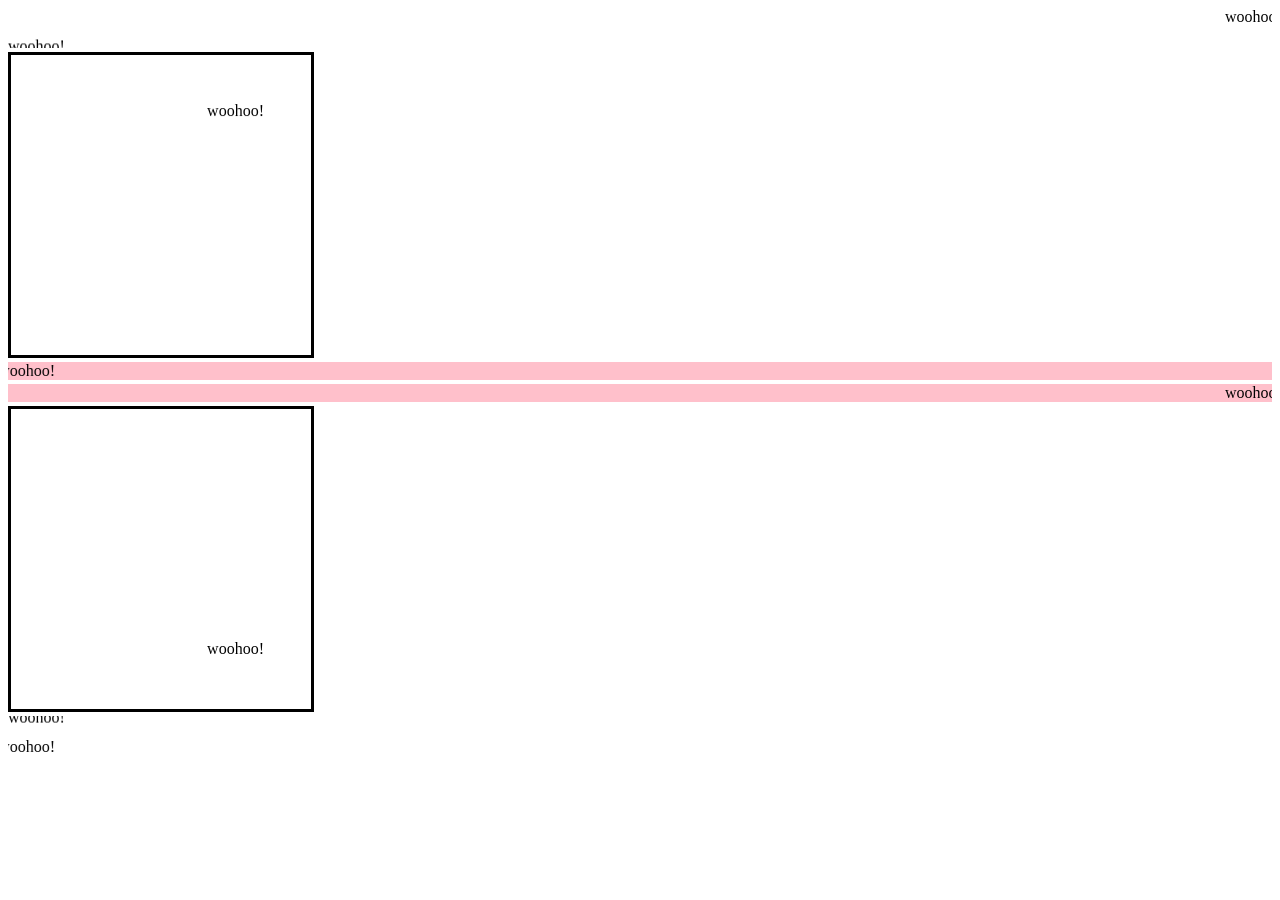
<file: project-02/index3.html>
<!DOCTYPE html>
<html lang="en">
<head>
    <meta charset="UTF-8">
    <meta name="viewport" content="width=device-width, initial-scale=1.0">
    <title>marquee</title>
</head>
<body>
    <marquee>woohoo!</marquee>

    <marquee direction="up">woohoo!</marquee>
    
    <marquee direction="down" width="300" height="300" behavior="alternate" style="border:solid">
      <marquee behavior="alternate">
        woohoo!
      </marquee>
    </marquee>
    <marquee direction="right" bgcolor="pink">woohoo!</marquee>
    <marquee bgcolor="pink">woohoo!</marquee>
    <marquee direction="up" width="300" height="300" behavior="alternate" style="border:solid">
        <marquee behavior="alternate">
            woohoo!
        </marquee>
    </marquee>
    <marquee direction="down">woohoo!</marquee>
    <marquee direction="right">woohoo!</marquee>
</body>
</html>
</file>
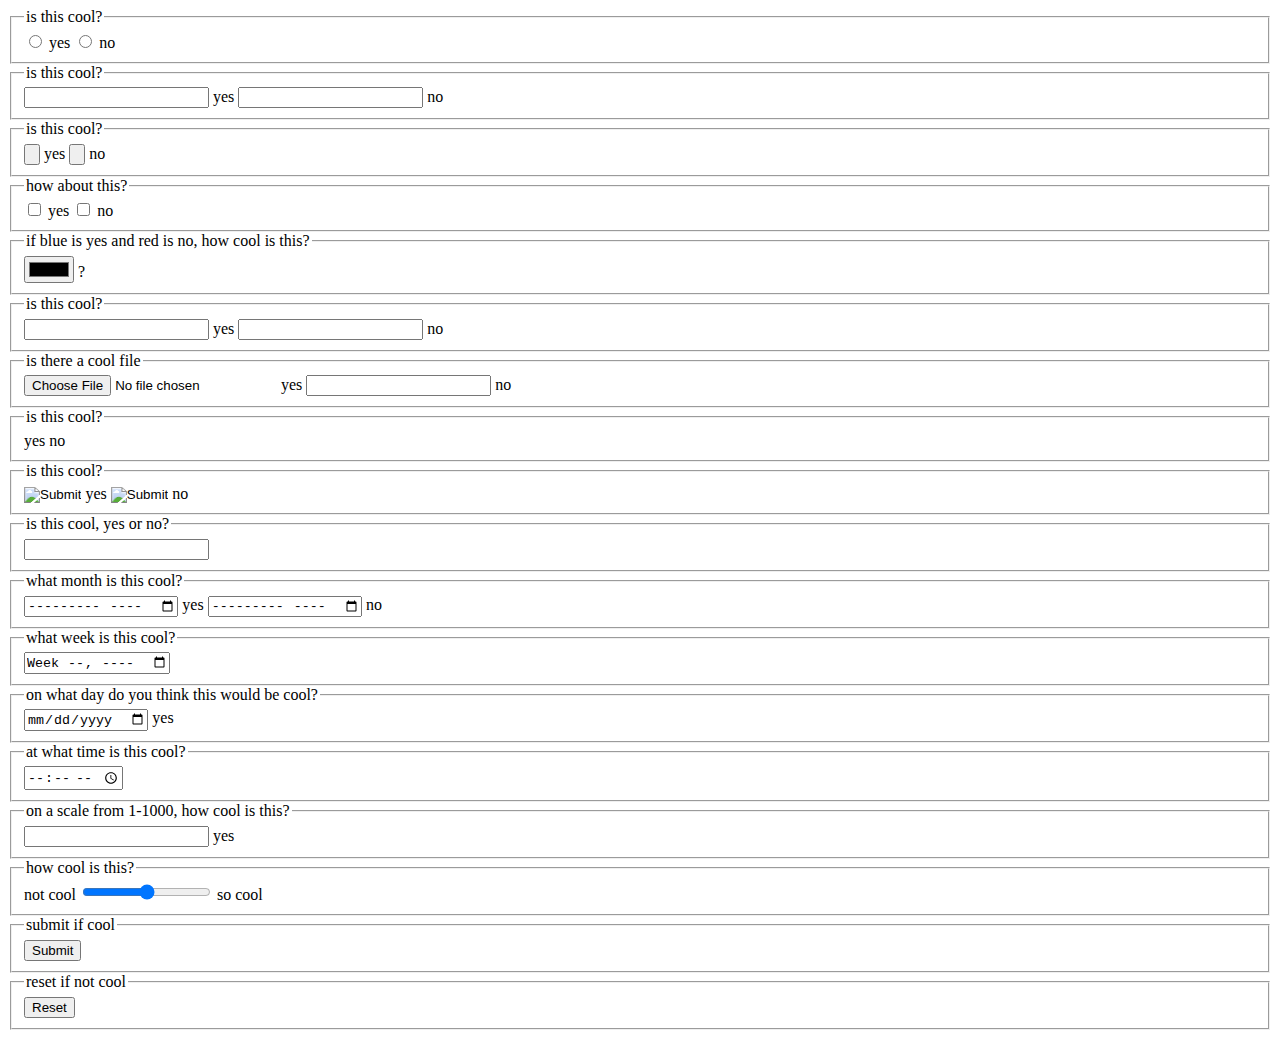
<file: project-02/index4.html>
<!DOCTYPE html>
<html lang="en">
<head>
    <meta charset="UTF-8">
    <meta name="viewport" content="width=device-width, initial-scale=1.0">
    <title>Fieldset</title>
</head>
<body>
    <fieldset>
        <legend>is this cool?</legend>
        <input type="radio" id="radio">
        <label for="radio">yes</label>
        <input type="radio" id="radio">
        <label for="radio">no</label>
      </fieldset>

      <fieldset>
        <legend>is this cool?</legend>
        <input type="remember" id="radio">
        <label for="radio">yes</label>
        <input type="remember" id="radio">
        <label for="radio">no</label>
      </fieldset>

      <fieldset>
        <legend>is this cool?</legend>
        <input type="button" id="radio">
        <label for="radio">yes</label>
        <input type="button" id="radio">
        <label for="radio">no</label>
      </fieldset>

      <fieldset>
        <legend>how about this?</legend>
        <input type="checkbox" id="radio">
        <label for="radio">yes</label>
        <input type="checkbox" id="radio">
        <label for="radio">no</label>
      </fieldset>

      <fieldset>
        <legend>if blue is yes and red is no, how cool is this?</legend>
        <input type="color" id="radio">
        <label for="radio">?</label>
      </fieldset>

      <fieldset>
        <legend>is this cool?</legend>
        <input type="datetime" id="radio">
        <label for="radio">yes</label>
        <input type="datetime" id="radio">
        <label for="radio">no</label>
      </fieldset>

      <fieldset>
        <legend>is there a cool file</legend>
        <input type="file" id="radio">
        <label for="file">yes</label>
        <input type="email" id="radio">
        <label for="radio">no</label>
      </fieldset>

      <fieldset>
        <legend>is this cool?</legend>
        <input type="hidden" id="radio">
        <label for="radio">yes</label>
        <input type="hidden" id="radio">
        <label for="radio">no</label>
      </fieldset>

      <fieldset>
        <legend>is this cool?</legend>
        <input type="image" id="radio">
        <label for="radio">yes</label>
        <input type="image" id="radio">
        <label for="radio">no</label>
      </fieldset>
      
      <fieldset>
        <legend>is this cool, yes or no?</legend>
        <input type="password" id="radio">
      </fieldset>

      <fieldset>
        <legend>what month is this cool?</legend>
        <input type="month" id="radio">
        <label for="radio">yes</label>
        <input type="month" id="radio">
        <label for="radio">no</label>
      </fieldset>

      <fieldset>
        <legend>what week is this cool?</legend>
        <input type="week" id="radio">
      </fieldset>

      <fieldset>
        <legend>on what day do you think this would be cool?</legend>
        <input type="date" id="radio">
        <label for="radio">yes</label>
      </fieldset>

      <fieldset>
        <legend>at what time is this cool?</legend>
        <input type="time" id="radio">
      </fieldset>

      <fieldset>
        <legend>on a scale from 1-1000, how cool is this?</legend>
        <input type="number" id="radio">
        <label for="radio">yes</label>
      </fieldset>

      <fieldset>
        <legend>how cool is this?</legend>
        <label for="radio">not cool</label>
        <input type="range" id="radio">
        <label for="radio">so cool</label>
      </fieldset>

      <fieldset>
        <legend>submit if cool</legend>
        <input type="submit" id="radio">
      </fieldset>

      <fieldset>
        <legend>reset if not cool</legend>
        <input type="reset" id="radio">
      </fieldset>
</body>
</html>
</file>
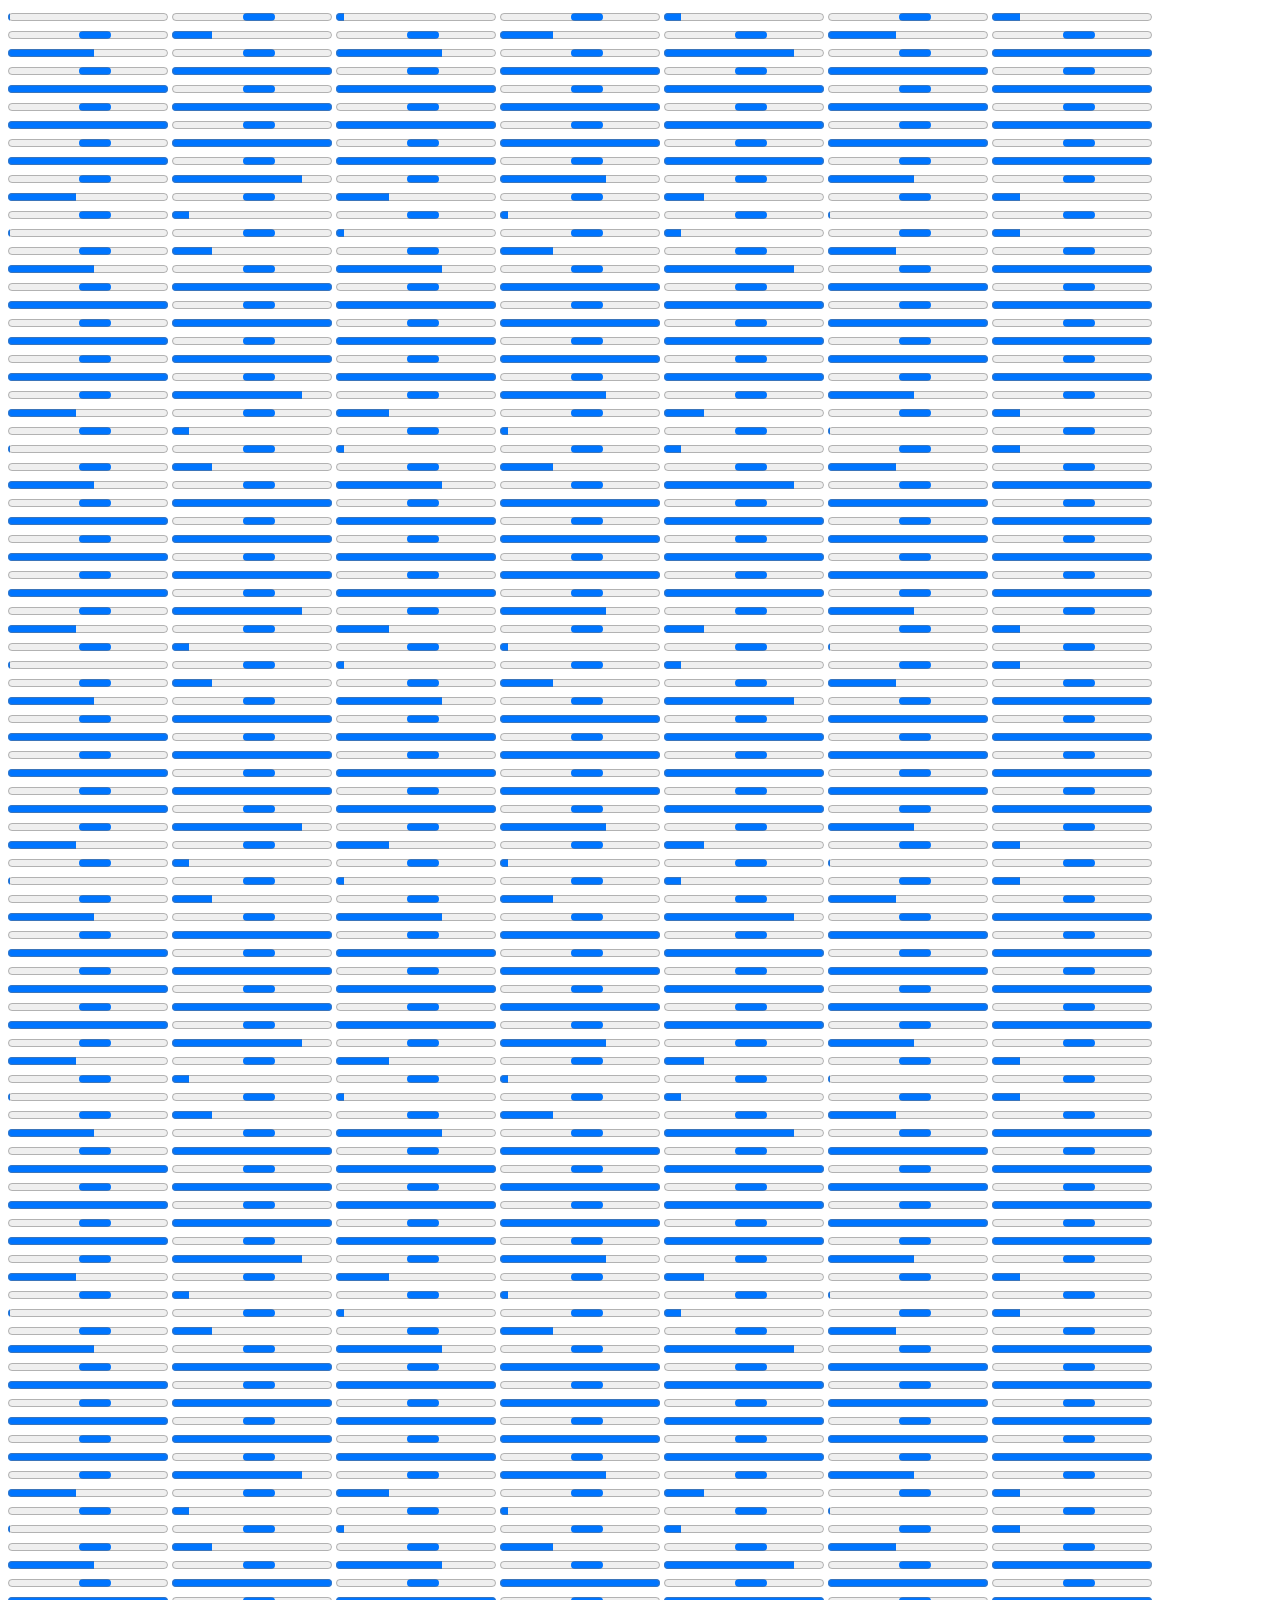
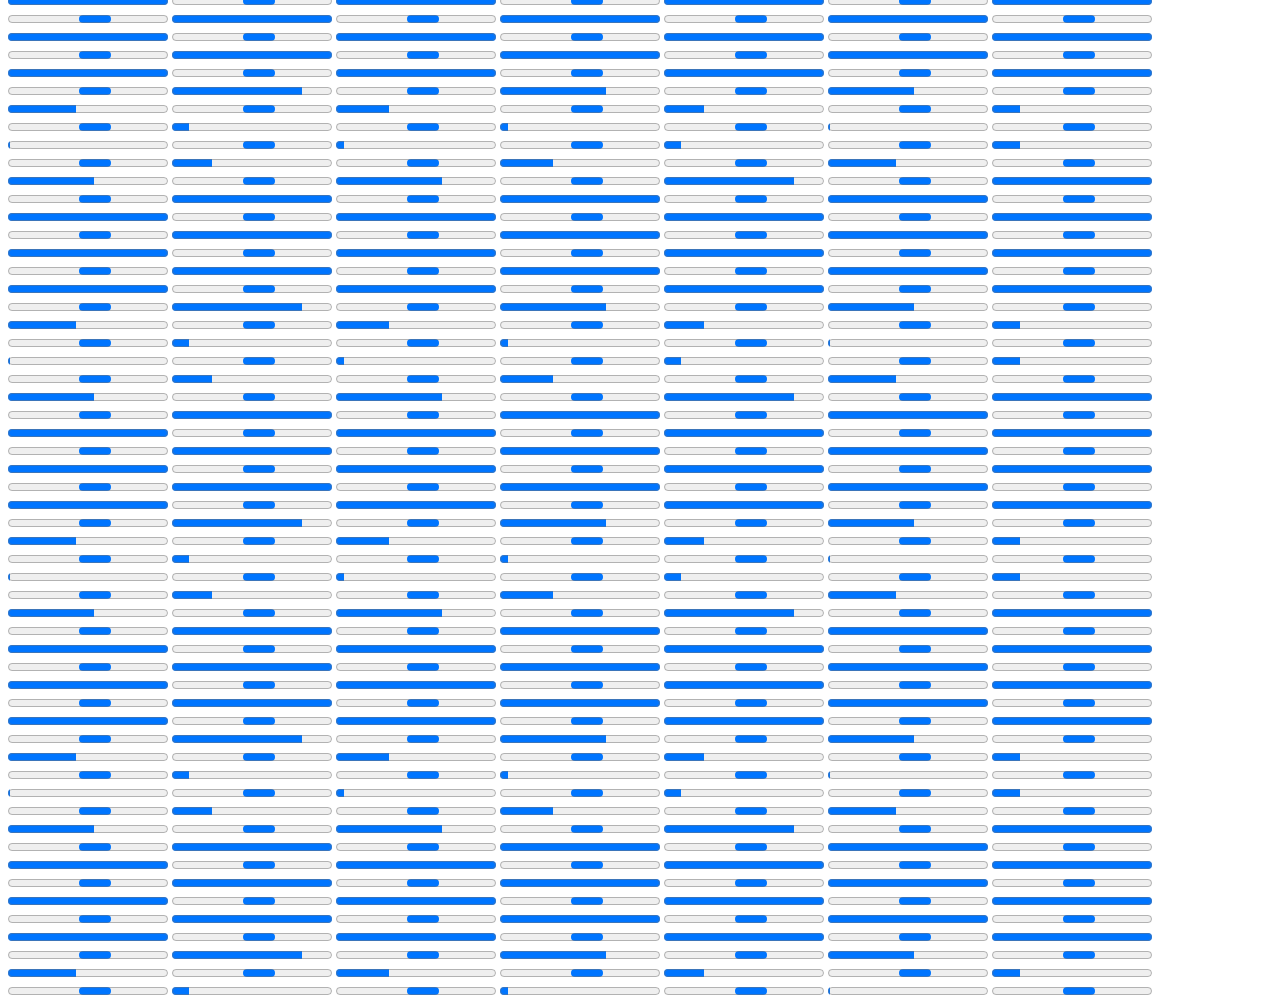
<file: project-02/index5.html>
<!DOCTYPE html>
<html lang="en">
<head>
    <meta charset="UTF-8">
    <meta name="viewport" content="width=device-width, initial-scale=1.0">
    <title>progress</title>
</head>
<body>
    <progress value="1" max="99">
    </progress>

    <progress></progress>

    <progress value="5" max="95">
    </progress>

    <progress></progress>

    <progress value="10" max="90">
    </progress>

    <progress></progress>

    <progress value="15" max="85">
    </progress>

    <progress></progress>

    <progress value="20" max="80">
    </progress>

    <progress></progress>

    <progress value="25" max="75">
    </progress>

    <progress></progress>

    <progress value="30" max="70">
    </progress>

    <progress></progress>

    <progress value="35" max="65">
    </progress>

    <progress></progress>

    <progress value="40" max="60">
    </progress>

    <progress></progress>

    <progress value="45" max="55">
    </progress>

    <progress></progress>

    <progress value="50" max="50">
    </progress>

    <progress></progress>

    <progress value="55" max="45">
    </progress>

    <progress></progress>

    <progress value="60" max="40">
    </progress>

    <progress></progress>

    <progress value="65" max="35">
    </progress>

    <progress></progress>

    <progress value="70" max="30">
    </progress>

    <progress></progress>

    <progress value="75" max="25">
    </progress>

    <progress></progress>

    <progress value="80" max="20">
    </progress>

    <progress></progress>

    <progress value="85" max="15">
    </progress>

    <progress></progress>

    <progress value="90" max="10">
    </progress>

    <progress></progress>

    <progress value="95" max="5">
    </progress>

    <progress></progress>

    <progress value="99" max="1">
    </progress>

    <progress></progress>

    <progress value="99" max="1">
    </progress>

    <progress></progress>

    <progress value="95" max="5">
    </progress>

    <progress></progress>

    <progress value="90" max="10">
    </progress>

    <progress></progress>

    <progress value="85" max="15">
    </progress>

    <progress></progress>

    <progress value="80" max="20">
    </progress>

    <progress></progress>

    <progress value="75" max="25">
    </progress>

    <progress></progress>

    <progress value="70" max="30">
    </progress>

    <progress></progress>

    <progress value="65" max="35">
    </progress>

    <progress></progress>

    <progress value="60" max="40">
    </progress>

    <progress></progress>

    <progress value="55" max="45">
    </progress>

    <progress></progress>

    <progress value="50" max="50">
    </progress>

    <progress></progress>

    <progress value="45" max="55">
    </progress>

    <progress></progress>

    <progress value="40" max="60">
    </progress>

    <progress></progress>

    <progress value="35" max="65">
    </progress>

    <progress></progress>

    <progress value="30" max="70">
    </progress>

    <progress></progress>

    <progress value="25" max="75">
    </progress>

    <progress></progress>

    <progress value="20" max="80">
    </progress>

    <progress></progress>

    <progress value="15" max="85">
    </progress>

    <progress></progress>

    <progress value="10" max="90">
    </progress>

    <progress></progress>

    <progress value="5" max="95">
    </progress>

    <progress></progress>

    <progress value="1" max="99">
    </progress>

    <progress></progress>

    <progress value="1" max="99">
    </progress>

    <progress></progress>

    <progress value="5" max="95">
    </progress>

    <progress></progress>

    <progress value="10" max="90">
    </progress>

    <progress></progress>

    <progress value="15" max="85">
    </progress>

    <progress></progress>

    <progress value="20" max="80">
    </progress>

    <progress></progress>

    <progress value="25" max="75">
    </progress>

    <progress></progress>

    <progress value="30" max="70">
    </progress>

    <progress></progress>

    <progress value="35" max="65">
    </progress>

    <progress></progress>

    <progress value="40" max="60">
    </progress>

    <progress></progress>

    <progress value="45" max="55">
    </progress>

    <progress></progress>

    <progress value="50" max="50">
    </progress>

    <progress></progress>

    <progress value="55" max="45">
    </progress>

    <progress></progress>

    <progress value="60" max="40">
    </progress>

    <progress></progress>

    <progress value="65" max="35">
    </progress>

    <progress></progress>

    <progress value="70" max="30">
    </progress>

    <progress></progress>

    <progress value="75" max="25">
    </progress>

    <progress></progress>

    <progress value="80" max="20">
    </progress>

    <progress></progress>

    <progress value="85" max="15">
    </progress>

    <progress></progress>

    <progress value="90" max="10">
    </progress>

    <progress></progress>

    <progress value="95" max="5">
    </progress>

    <progress></progress>

    <progress value="99" max="1">
    </progress>

    <progress></progress>

    <progress value="99" max="1">
    </progress>

    <progress></progress>

    <progress value="95" max="5">
    </progress>

    <progress></progress>

    <progress value="90" max="10">
    </progress>

    <progress></progress>

    <progress value="85" max="15">
    </progress>

    <progress></progress>

    <progress value="80" max="20">
    </progress>

    <progress></progress>

    <progress value="75" max="25">
    </progress>

    <progress></progress>

    <progress value="70" max="30">
    </progress>

    <progress></progress>

    <progress value="65" max="35">
    </progress>

    <progress></progress>

    <progress value="60" max="40">
    </progress>

    <progress></progress>

    <progress value="55" max="45">
    </progress>

    <progress></progress>

    <progress value="50" max="50">
    </progress>

    <progress></progress>

    <progress value="45" max="55">
    </progress>

    <progress></progress>

    <progress value="40" max="60">
    </progress>

    <progress></progress>

    <progress value="35" max="65">
    </progress>

    <progress></progress>

    <progress value="30" max="70">
    </progress>

    <progress></progress>

    <progress value="25" max="75">
    </progress>

    <progress></progress>

    <progress value="20" max="80">
    </progress>

    <progress></progress>

    <progress value="15" max="85">
    </progress>

    <progress></progress>

    <progress value="10" max="90">
    </progress>

    <progress></progress>

    <progress value="5" max="95">
    </progress>

    <progress></progress>

    <progress value="1" max="99">
    </progress>

    <progress></progress>

    <progress value="1" max="99">
    </progress>

    <progress></progress>

    <progress value="5" max="95">
    </progress>

    <progress></progress>

    <progress value="10" max="90">
    </progress>

    <progress></progress>

    <progress value="15" max="85">
    </progress>

    <progress></progress>

    <progress value="20" max="80">
    </progress>

    <progress></progress>

    <progress value="25" max="75">
    </progress>

    <progress></progress>

    <progress value="30" max="70">
    </progress>

    <progress></progress>

    <progress value="35" max="65">
    </progress>

    <progress></progress>

    <progress value="40" max="60">
    </progress>

    <progress></progress>

    <progress value="45" max="55">
    </progress>

    <progress></progress>

    <progress value="50" max="50">
    </progress>

    <progress></progress>

    <progress value="55" max="45">
    </progress>

    <progress></progress>

    <progress value="60" max="40">
    </progress>

    <progress></progress>

    <progress value="65" max="35">
    </progress>

    <progress></progress>

    <progress value="70" max="30">
    </progress>

    <progress></progress>

    <progress value="75" max="25">
    </progress>

    <progress></progress>

    <progress value="80" max="20">
    </progress>

    <progress></progress>

    <progress value="85" max="15">
    </progress>

    <progress></progress>

    <progress value="90" max="10">
    </progress>

    <progress></progress>

    <progress value="95" max="5">
    </progress>

    <progress></progress>

    <progress value="99" max="1">
    </progress>

    <progress></progress>

    <progress value="99" max="1">
    </progress>

    <progress></progress>

    <progress value="95" max="5">
    </progress>

    <progress></progress>

    <progress value="90" max="10">
    </progress>

    <progress></progress>

    <progress value="85" max="15">
    </progress>

    <progress></progress>

    <progress value="80" max="20">
    </progress>

    <progress></progress>

    <progress value="75" max="25">
    </progress>

    <progress></progress>

    <progress value="70" max="30">
    </progress>

    <progress></progress>

    <progress value="65" max="35">
    </progress>

    <progress></progress>

    <progress value="60" max="40">
    </progress>

    <progress></progress>

    <progress value="55" max="45">
    </progress>

    <progress></progress>

    <progress value="50" max="50">
    </progress>

    <progress></progress>

    <progress value="45" max="55">
    </progress>

    <progress></progress>

    <progress value="40" max="60">
    </progress>

    <progress></progress>

    <progress value="35" max="65">
    </progress>

    <progress></progress>

    <progress value="30" max="70">
    </progress>

    <progress></progress>

    <progress value="25" max="75">
    </progress>

    <progress></progress>

    <progress value="20" max="80">
    </progress>

    <progress></progress>

    <progress value="15" max="85">
    </progress>

    <progress></progress>

    <progress value="10" max="90">
    </progress>

    <progress></progress>

    <progress value="5" max="95">
    </progress>

    <progress></progress>

    <progress value="1" max="99">
    </progress>

    <progress></progress>

    <progress value="1" max="99">
    </progress>

    <progress></progress>

    <progress value="5" max="95">
    </progress>

    <progress></progress>

    <progress value="10" max="90">
    </progress>

    <progress></progress>

    <progress value="15" max="85">
    </progress>

    <progress></progress>

    <progress value="20" max="80">
    </progress>

    <progress></progress>

    <progress value="25" max="75">
    </progress>

    <progress></progress>

    <progress value="30" max="70">
    </progress>

    <progress></progress>

    <progress value="35" max="65">
    </progress>

    <progress></progress>

    <progress value="40" max="60">
    </progress>

    <progress></progress>

    <progress value="45" max="55">
    </progress>

    <progress></progress>

    <progress value="50" max="50">
    </progress>

    <progress></progress>

    <progress value="55" max="45">
    </progress>

    <progress></progress>

    <progress value="60" max="40">
    </progress>

    <progress></progress>

    <progress value="65" max="35">
    </progress>

    <progress></progress>

    <progress value="70" max="30">
    </progress>

    <progress></progress>

    <progress value="75" max="25">
    </progress>

    <progress></progress>

    <progress value="80" max="20">
    </progress>

    <progress></progress>

    <progress value="85" max="15">
    </progress>

    <progress></progress>

    <progress value="90" max="10">
    </progress>

    <progress></progress>

    <progress value="95" max="5">
    </progress>

    <progress></progress>

    <progress value="99" max="1">
    </progress>

    <progress></progress>

    <progress value="99" max="1">
    </progress>

    <progress></progress>

    <progress value="95" max="5">
    </progress>

    <progress></progress>

    <progress value="90" max="10">
    </progress>

    <progress></progress>

    <progress value="85" max="15">
    </progress>

    <progress></progress>

    <progress value="80" max="20">
    </progress>

    <progress></progress>

    <progress value="75" max="25">
    </progress>

    <progress></progress>

    <progress value="70" max="30">
    </progress>

    <progress></progress>

    <progress value="65" max="35">
    </progress>

    <progress></progress>

    <progress value="60" max="40">
    </progress>

    <progress></progress>

    <progress value="55" max="45">
    </progress>

    <progress></progress>

    <progress value="50" max="50">
    </progress>

    <progress></progress>

    <progress value="45" max="55">
    </progress>

    <progress></progress>

    <progress value="40" max="60">
    </progress>

    <progress></progress>

    <progress value="35" max="65">
    </progress>

    <progress></progress>

    <progress value="30" max="70">
    </progress>

    <progress></progress>

    <progress value="25" max="75">
    </progress>

    <progress></progress>

    <progress value="20" max="80">
    </progress>

    <progress></progress>

    <progress value="15" max="85">
    </progress>

    <progress></progress>

    <progress value="10" max="90">
    </progress>

    <progress></progress>

    <progress value="5" max="95">
    </progress>

    <progress></progress>

    <progress value="1" max="99">
    </progress>

    <progress></progress>

    <progress value="1" max="99">
    </progress>

    <progress></progress>

    <progress value="5" max="95">
    </progress>

    <progress></progress>

    <progress value="10" max="90">
    </progress>

    <progress></progress>

    <progress value="15" max="85">
    </progress>

    <progress></progress>

    <progress value="20" max="80">
    </progress>

    <progress></progress>

    <progress value="25" max="75">
    </progress>

    <progress></progress>

    <progress value="30" max="70">
    </progress>

    <progress></progress>

    <progress value="35" max="65">
    </progress>

    <progress></progress>

    <progress value="40" max="60">
    </progress>

    <progress></progress>

    <progress value="45" max="55">
    </progress>

    <progress></progress>

    <progress value="50" max="50">
    </progress>

    <progress></progress>

    <progress value="55" max="45">
    </progress>

    <progress></progress>

    <progress value="60" max="40">
    </progress>

    <progress></progress>

    <progress value="65" max="35">
    </progress>

    <progress></progress>

    <progress value="70" max="30">
    </progress>

    <progress></progress>

    <progress value="75" max="25">
    </progress>

    <progress></progress>

    <progress value="80" max="20">
    </progress>

    <progress></progress>

    <progress value="85" max="15">
    </progress>

    <progress></progress>

    <progress value="90" max="10">
    </progress>

    <progress></progress>

    <progress value="95" max="5">
    </progress>

    <progress></progress>

    <progress value="99" max="1">
    </progress>

    <progress></progress>

    <progress value="99" max="1">
    </progress>

    <progress></progress>

    <progress value="95" max="5">
    </progress>

    <progress></progress>

    <progress value="90" max="10">
    </progress>

    <progress></progress>

    <progress value="85" max="15">
    </progress>

    <progress></progress>

    <progress value="80" max="20">
    </progress>

    <progress></progress>

    <progress value="75" max="25">
    </progress>

    <progress></progress>

    <progress value="70" max="30">
    </progress>

    <progress></progress>

    <progress value="65" max="35">
    </progress>

    <progress></progress>

    <progress value="60" max="40">
    </progress>

    <progress></progress>

    <progress value="55" max="45">
    </progress>

    <progress></progress>

    <progress value="50" max="50">
    </progress>

    <progress></progress>

    <progress value="45" max="55">
    </progress>

    <progress></progress>

    <progress value="40" max="60">
    </progress>

    <progress></progress>

    <progress value="35" max="65">
    </progress>

    <progress></progress>

    <progress value="30" max="70">
    </progress>

    <progress></progress>

    <progress value="25" max="75">
    </progress>

    <progress></progress>

    <progress value="20" max="80">
    </progress>

    <progress></progress>

    <progress value="15" max="85">
    </progress>

    <progress></progress>

    <progress value="10" max="90">
    </progress>

    <progress></progress>

    <progress value="5" max="95">
    </progress>

    <progress></progress>

    <progress value="1" max="99">
    </progress>

    <progress></progress>

    <progress value="1" max="99">
    </progress>

    <progress></progress>

    <progress value="5" max="95">
    </progress>

    <progress></progress>

    <progress value="10" max="90">
    </progress>

    <progress></progress>

    <progress value="15" max="85">
    </progress>

    <progress></progress>

    <progress value="20" max="80">
    </progress>

    <progress></progress>

    <progress value="25" max="75">
    </progress>

    <progress></progress>

    <progress value="30" max="70">
    </progress>

    <progress></progress>

    <progress value="35" max="65">
    </progress>

    <progress></progress>

    <progress value="40" max="60">
    </progress>

    <progress></progress>

    <progress value="45" max="55">
    </progress>

    <progress></progress>

    <progress value="50" max="50">
    </progress>

    <progress></progress>

    <progress value="55" max="45">
    </progress>

    <progress></progress>

    <progress value="60" max="40">
    </progress>

    <progress></progress>

    <progress value="65" max="35">
    </progress>

    <progress></progress>

    <progress value="70" max="30">
    </progress>

    <progress></progress>

    <progress value="75" max="25">
    </progress>

    <progress></progress>

    <progress value="80" max="20">
    </progress>

    <progress></progress>

    <progress value="85" max="15">
    </progress>

    <progress></progress>

    <progress value="90" max="10">
    </progress>

    <progress></progress>

    <progress value="95" max="5">
    </progress>

    <progress></progress>

    <progress value="99" max="1">
    </progress>

    <progress></progress>

    <progress value="99" max="1">
    </progress>

    <progress></progress>

    <progress value="95" max="5">
    </progress>

    <progress></progress>

    <progress value="90" max="10">
    </progress>

    <progress></progress>

    <progress value="85" max="15">
    </progress>

    <progress></progress>

    <progress value="80" max="20">
    </progress>

    <progress></progress>

    <progress value="75" max="25">
    </progress>

    <progress></progress>

    <progress value="70" max="30">
    </progress>

    <progress></progress>

    <progress value="65" max="35">
    </progress>

    <progress></progress>

    <progress value="60" max="40">
    </progress>

    <progress></progress>

    <progress value="55" max="45">
    </progress>

    <progress></progress>

    <progress value="50" max="50">
    </progress>

    <progress></progress>

    <progress value="45" max="55">
    </progress>

    <progress></progress>

    <progress value="40" max="60">
    </progress>

    <progress></progress>

    <progress value="35" max="65">
    </progress>

    <progress></progress>

    <progress value="30" max="70">
    </progress>

    <progress></progress>

    <progress value="25" max="75">
    </progress>

    <progress></progress>

    <progress value="20" max="80">
    </progress>

    <progress></progress>

    <progress value="15" max="85">
    </progress>

    <progress></progress>

    <progress value="10" max="90">
    </progress>

    <progress></progress>

    <progress value="5" max="95">
    </progress>

    <progress></progress>

    <progress value="1" max="99">
    </progress>

    <progress></progress>

    <progress value="1" max="99">
    </progress>

    <progress></progress>

    <progress value="5" max="95">
    </progress>

    <progress></progress>

    <progress value="10" max="90">
    </progress>

    <progress></progress>

    <progress value="15" max="85">
    </progress>

    <progress></progress>

    <progress value="20" max="80">
    </progress>

    <progress></progress>

    <progress value="25" max="75">
    </progress>

    <progress></progress>

    <progress value="30" max="70">
    </progress>

    <progress></progress>

    <progress value="35" max="65">
    </progress>

    <progress></progress>

    <progress value="40" max="60">
    </progress>

    <progress></progress>

    <progress value="45" max="55">
    </progress>

    <progress></progress>

    <progress value="50" max="50">
    </progress>

    <progress></progress>

    <progress value="55" max="45">
    </progress>

    <progress></progress>

    <progress value="60" max="40">
    </progress>

    <progress></progress>

    <progress value="65" max="35">
    </progress>

    <progress></progress>

    <progress value="70" max="30">
    </progress>

    <progress></progress>

    <progress value="75" max="25">
    </progress>

    <progress></progress>

    <progress value="80" max="20">
    </progress>

    <progress></progress>

    <progress value="85" max="15">
    </progress>

    <progress></progress>

    <progress value="90" max="10">
    </progress>

    <progress></progress>

    <progress value="95" max="5">
    </progress>

    <progress></progress>

    <progress value="99" max="1">
    </progress>

    <progress></progress>

    <progress value="99" max="1">
    </progress>

    <progress></progress>

    <progress value="95" max="5">
    </progress>

    <progress></progress>

    <progress value="90" max="10">
    </progress>

    <progress></progress>

    <progress value="85" max="15">
    </progress>

    <progress></progress>

    <progress value="80" max="20">
    </progress>

    <progress></progress>

    <progress value="75" max="25">
    </progress>

    <progress></progress>

    <progress value="70" max="30">
    </progress>

    <progress></progress>

    <progress value="65" max="35">
    </progress>

    <progress></progress>

    <progress value="60" max="40">
    </progress>

    <progress></progress>

    <progress value="55" max="45">
    </progress>

    <progress></progress>

    <progress value="50" max="50">
    </progress>

    <progress></progress>

    <progress value="45" max="55">
    </progress>

    <progress></progress>

    <progress value="40" max="60">
    </progress>

    <progress></progress>

    <progress value="35" max="65">
    </progress>

    <progress></progress>

    <progress value="30" max="70">
    </progress>

    <progress></progress>

    <progress value="25" max="75">
    </progress>

    <progress></progress>

    <progress value="20" max="80">
    </progress>

    <progress></progress>

    <progress value="15" max="85">
    </progress>

    <progress></progress>

    <progress value="10" max="90">
    </progress>

    <progress></progress>

    <progress value="5" max="95">
    </progress>

    <progress></progress>

    <progress value="1" max="99">
    </progress>

    <progress></progress>

    <progress value="1" max="99">
    </progress>

    <progress></progress>

    <progress value="5" max="95">
    </progress>

    <progress></progress>

    <progress value="10" max="90">
    </progress>

    <progress></progress>

    <progress value="15" max="85">
    </progress>

    <progress></progress>

    <progress value="20" max="80">
    </progress>

    <progress></progress>

    <progress value="25" max="75">
    </progress>

    <progress></progress>

    <progress value="30" max="70">
    </progress>

    <progress></progress>

    <progress value="35" max="65">
    </progress>

    <progress></progress>

    <progress value="40" max="60">
    </progress>

    <progress></progress>

    <progress value="45" max="55">
    </progress>

    <progress></progress>

    <progress value="50" max="50">
    </progress>

    <progress></progress>

    <progress value="55" max="45">
    </progress>

    <progress></progress>

    <progress value="60" max="40">
    </progress>

    <progress></progress>

    <progress value="65" max="35">
    </progress>

    <progress></progress>

    <progress value="70" max="30">
    </progress>

    <progress></progress>

    <progress value="75" max="25">
    </progress>

    <progress></progress>

    <progress value="80" max="20">
    </progress>

    <progress></progress>

    <progress value="85" max="15">
    </progress>

    <progress></progress>

    <progress value="90" max="10">
    </progress>

    <progress></progress>

    <progress value="95" max="5">
    </progress>

    <progress></progress>

    <progress value="99" max="1">
    </progress>

    <progress></progress>

    <progress value="99" max="1">
    </progress>

    <progress></progress>

    <progress value="95" max="5">
    </progress>

    <progress></progress>

    <progress value="90" max="10">
    </progress>

    <progress></progress>

    <progress value="85" max="15">
    </progress>

    <progress></progress>

    <progress value="80" max="20">
    </progress>

    <progress></progress>

    <progress value="75" max="25">
    </progress>

    <progress></progress>

    <progress value="70" max="30">
    </progress>

    <progress></progress>

    <progress value="65" max="35">
    </progress>

    <progress></progress>

    <progress value="60" max="40">
    </progress>

    <progress></progress>

    <progress value="55" max="45">
    </progress>

    <progress></progress>

    <progress value="50" max="50">
    </progress>

    <progress></progress>

    <progress value="45" max="55">
    </progress>

    <progress></progress>

    <progress value="40" max="60">
    </progress>

    <progress></progress>

    <progress value="35" max="65">
    </progress>

    <progress></progress>

    <progress value="30" max="70">
    </progress>

    <progress></progress>

    <progress value="25" max="75">
    </progress>

    <progress></progress>

    <progress value="20" max="80">
    </progress>

    <progress></progress>

    <progress value="15" max="85">
    </progress>

    <progress></progress>

    <progress value="10" max="90">
    </progress>

    <progress></progress>

    <progress value="5" max="95">
    </progress>

    <progress></progress>

    <progress value="1" max="99">
    </progress>

    <progress></progress>

    <progress value="1" max="99">
    </progress>

    <progress></progress>

    <progress value="5" max="95">
    </progress>

    <progress></progress>

    <progress value="10" max="90">
    </progress>

    <progress></progress>

    <progress value="15" max="85">
    </progress>

    <progress></progress>

    <progress value="20" max="80">
    </progress>

    <progress></progress>

    <progress value="25" max="75">
    </progress>

    <progress></progress>

    <progress value="30" max="70">
    </progress>

    <progress></progress>

    <progress value="35" max="65">
    </progress>

    <progress></progress>

    <progress value="40" max="60">
    </progress>

    <progress></progress>

    <progress value="45" max="55">
    </progress>

    <progress></progress>

    <progress value="50" max="50">
    </progress>

    <progress></progress>

    <progress value="55" max="45">
    </progress>

    <progress></progress>

    <progress value="60" max="40">
    </progress>

    <progress></progress>

    <progress value="65" max="35">
    </progress>

    <progress></progress>

    <progress value="70" max="30">
    </progress>

    <progress></progress>

    <progress value="75" max="25">
    </progress>

    <progress></progress>

    <progress value="80" max="20">
    </progress>

    <progress></progress>

    <progress value="85" max="15">
    </progress>

    <progress></progress>

    <progress value="90" max="10">
    </progress>

    <progress></progress>

    <progress value="95" max="5">
    </progress>

    <progress></progress>

    <progress value="99" max="1">
    </progress>

    <progress></progress>

    <progress value="99" max="1">
    </progress>

    <progress></progress>

    <progress value="95" max="5">
    </progress>

    <progress></progress>

    <progress value="90" max="10">
    </progress>

    <progress></progress>

    <progress value="85" max="15">
    </progress>

    <progress></progress>

    <progress value="80" max="20">
    </progress>

    <progress></progress>

    <progress value="75" max="25">
    </progress>

    <progress></progress>

    <progress value="70" max="30">
    </progress>

    <progress></progress>

    <progress value="65" max="35">
    </progress>

    <progress></progress>

    <progress value="60" max="40">
    </progress>

    <progress></progress>

    <progress value="55" max="45">
    </progress>

    <progress></progress>

    <progress value="50" max="50">
    </progress>

    <progress></progress>

    <progress value="45" max="55">
    </progress>

    <progress></progress>

    <progress value="40" max="60">
    </progress>

    <progress></progress>

    <progress value="35" max="65">
    </progress>

    <progress></progress>

    <progress value="30" max="70">
    </progress>

    <progress></progress>

    <progress value="25" max="75">
    </progress>

    <progress></progress>

    <progress value="20" max="80">
    </progress>

    <progress></progress>

    <progress value="15" max="85">
    </progress>

    <progress></progress>

    <progress value="10" max="90">
    </progress>

    <progress></progress>

    <progress value="5" max="95">
    </progress>

    <progress></progress>

    <progress value="1" max="99">
    </progress>

    <progress></progress>

    <progress value="1" max="99">
    </progress>

    <progress></progress>

    <progress value="5" max="95">
    </progress>

    <progress></progress>

    <progress value="10" max="90">
    </progress>

    <progress></progress>

    <progress value="15" max="85">
    </progress>

    <progress></progress>

    <progress value="20" max="80">
    </progress>

    <progress></progress>

    <progress value="25" max="75">
    </progress>

    <progress></progress>

    <progress value="30" max="70">
    </progress>

    <progress></progress>

    <progress value="35" max="65">
    </progress>

    <progress></progress>

    <progress value="40" max="60">
    </progress>

    <progress></progress>

    <progress value="45" max="55">
    </progress>

    <progress></progress>

    <progress value="50" max="50">
    </progress>

    <progress></progress>

    <progress value="55" max="45">
    </progress>

    <progress></progress>

    <progress value="60" max="40">
    </progress>

    <progress></progress>

    <progress value="65" max="35">
    </progress>

    <progress></progress>

    <progress value="70" max="30">
    </progress>

    <progress></progress>

    <progress value="75" max="25">
    </progress>

    <progress></progress>

    <progress value="80" max="20">
    </progress>

    <progress></progress>

    <progress value="85" max="15">
    </progress>

    <progress></progress>

    <progress value="90" max="10">
    </progress>

    <progress></progress>

    <progress value="95" max="5">
    </progress>

    <progress></progress>

    <progress value="99" max="1">
    </progress>

    <progress></progress>

    <progress value="99" max="1">
    </progress>

    <progress></progress>

    <progress value="95" max="5">
    </progress>

    <progress></progress>

    <progress value="90" max="10">
    </progress>

    <progress></progress>

    <progress value="85" max="15">
    </progress>

    <progress></progress>

    <progress value="80" max="20">
    </progress>

    <progress></progress>

    <progress value="75" max="25">
    </progress>

    <progress></progress>

    <progress value="70" max="30">
    </progress>

    <progress></progress>

    <progress value="65" max="35">
    </progress>

    <progress></progress>

    <progress value="60" max="40">
    </progress>

    <progress></progress>

    <progress value="55" max="45">
    </progress>

    <progress></progress>

    <progress value="50" max="50">
    </progress>

    <progress></progress>

    <progress value="45" max="55">
    </progress>

    <progress></progress>

    <progress value="40" max="60">
    </progress>

    <progress></progress>

    <progress value="35" max="65">
    </progress>

    <progress></progress>

    <progress value="30" max="70">
    </progress>

    <progress></progress>

    <progress value="25" max="75">
    </progress>

    <progress></progress>

    <progress value="20" max="80">
    </progress>

    <progress></progress>

    <progress value="15" max="85">
    </progress>

    <progress></progress>

    <progress value="10" max="90">
    </progress>

    <progress></progress>

    <progress value="5" max="95">
    </progress>

    <progress></progress>

    <progress value="1" max="99">
    </progress>

    <progress></progress>

    <progress value="1" max="99">
    </progress>

    <progress></progress>

    <progress value="5" max="95">
    </progress>

    <progress></progress>

    <progress value="10" max="90">
    </progress>

    <progress></progress>

    <progress value="15" max="85">
    </progress>

    <progress></progress>

    <progress value="20" max="80">
    </progress>

    <progress></progress>

    <progress value="25" max="75">
    </progress>

    <progress></progress>

    <progress value="30" max="70">
    </progress>

    <progress></progress>

    <progress value="35" max="65">
    </progress>

    <progress></progress>

    <progress value="40" max="60">
    </progress>

    <progress></progress>

    <progress value="45" max="55">
    </progress>

    <progress></progress>

    <progress value="50" max="50">
    </progress>

    <progress></progress>

    <progress value="55" max="45">
    </progress>

    <progress></progress>

    <progress value="60" max="40">
    </progress>

    <progress></progress>

    <progress value="65" max="35">
    </progress>

    <progress></progress>

    <progress value="70" max="30">
    </progress>

    <progress></progress>

    <progress value="75" max="25">
    </progress>

    <progress></progress>

    <progress value="80" max="20">
    </progress>

    <progress></progress>

    <progress value="85" max="15">
    </progress>

    <progress></progress>

    <progress value="90" max="10">
    </progress>

    <progress></progress>

    <progress value="95" max="5">
    </progress>

    <progress></progress>

    <progress value="99" max="1">
    </progress>

    <progress></progress>

    <progress value="99" max="1">
    </progress>

    <progress></progress>

    <progress value="95" max="5">
    </progress>

    <progress></progress>

    <progress value="90" max="10">
    </progress>

    <progress></progress>

    <progress value="85" max="15">
    </progress>

    <progress></progress>

    <progress value="80" max="20">
    </progress>

    <progress></progress>

    <progress value="75" max="25">
    </progress>

    <progress></progress>

    <progress value="70" max="30">
    </progress>

    <progress></progress>

    <progress value="65" max="35">
    </progress>

    <progress></progress>

    <progress value="60" max="40">
    </progress>

    <progress></progress>

    <progress value="55" max="45">
    </progress>

    <progress></progress>

    <progress value="50" max="50">
    </progress>

    <progress></progress>

    <progress value="45" max="55">
    </progress>

    <progress></progress>

    <progress value="40" max="60">
    </progress>

    <progress></progress>

    <progress value="35" max="65">
    </progress>

    <progress></progress>

    <progress value="30" max="70">
    </progress>

    <progress></progress>

    <progress value="25" max="75">
    </progress>

    <progress></progress>

    <progress value="20" max="80">
    </progress>

    <progress></progress>

    <progress value="15" max="85">
    </progress>

    <progress></progress>

    <progress value="10" max="90">
    </progress>

    <progress></progress>

    <progress value="5" max="95">
    </progress>

    <progress></progress>

    <progress value="1" max="99">
    </progress>

    <progress></progress>

    <progress value="1" max="99">
    </progress>

    <progress></progress>

    <progress value="5" max="95">
    </progress>

    <progress></progress>

    <progress value="10" max="90">
    </progress>

    <progress></progress>

    <progress value="15" max="85">
    </progress>

    <progress></progress>

    <progress value="20" max="80">
    </progress>

    <progress></progress>

    <progress value="25" max="75">
    </progress>

    <progress></progress>

    <progress value="30" max="70">
    </progress>

    <progress></progress>

    <progress value="35" max="65">
    </progress>

    <progress></progress>

    <progress value="40" max="60">
    </progress>

    <progress></progress>

    <progress value="45" max="55">
    </progress>

    <progress></progress>

    <progress value="50" max="50">
    </progress>

    <progress></progress>

    <progress value="55" max="45">
    </progress>

    <progress></progress>

    <progress value="60" max="40">
    </progress>

    <progress></progress>

    <progress value="65" max="35">
    </progress>

    <progress></progress>

    <progress value="70" max="30">
    </progress>

    <progress></progress>

    <progress value="75" max="25">
    </progress>

    <progress></progress>

    <progress value="80" max="20">
    </progress>

    <progress></progress>

    <progress value="85" max="15">
    </progress>

    <progress></progress>

    <progress value="90" max="10">
    </progress>

    <progress></progress>

    <progress value="95" max="5">
    </progress>

    <progress></progress>

    <progress value="99" max="1">
    </progress>

    <progress></progress>

    <progress value="99" max="1">
    </progress>

    <progress></progress>

    <progress value="95" max="5">
    </progress>

    <progress></progress>

    <progress value="90" max="10">
    </progress>

    <progress></progress>

    <progress value="85" max="15">
    </progress>

    <progress></progress>

    <progress value="80" max="20">
    </progress>

    <progress></progress>

    <progress value="75" max="25">
    </progress>

    <progress></progress>

    <progress value="70" max="30">
    </progress>

    <progress></progress>

    <progress value="65" max="35">
    </progress>

    <progress></progress>

    <progress value="60" max="40">
    </progress>

    <progress></progress>

    <progress value="55" max="45">
    </progress>

    <progress></progress>

    <progress value="50" max="50">
    </progress>

    <progress></progress>

    <progress value="45" max="55">
    </progress>

    <progress></progress>

    <progress value="40" max="60">
    </progress>

    <progress></progress>

    <progress value="35" max="65">
    </progress>

    <progress></progress>

    <progress value="30" max="70">
    </progress>

    <progress></progress>

    <progress value="25" max="75">
    </progress>

    <progress></progress>

    <progress value="20" max="80">
    </progress>

    <progress></progress>

    <progress value="15" max="85">
    </progress>

    <progress></progress>

    <progress value="10" max="90">
    </progress>

    <progress></progress>

    <progress value="5" max="95">
    </progress>

    <progress></progress>

    <progress value="1" max="99">
    </progress>

    <progress></progress>

</body>
</html>
</file>
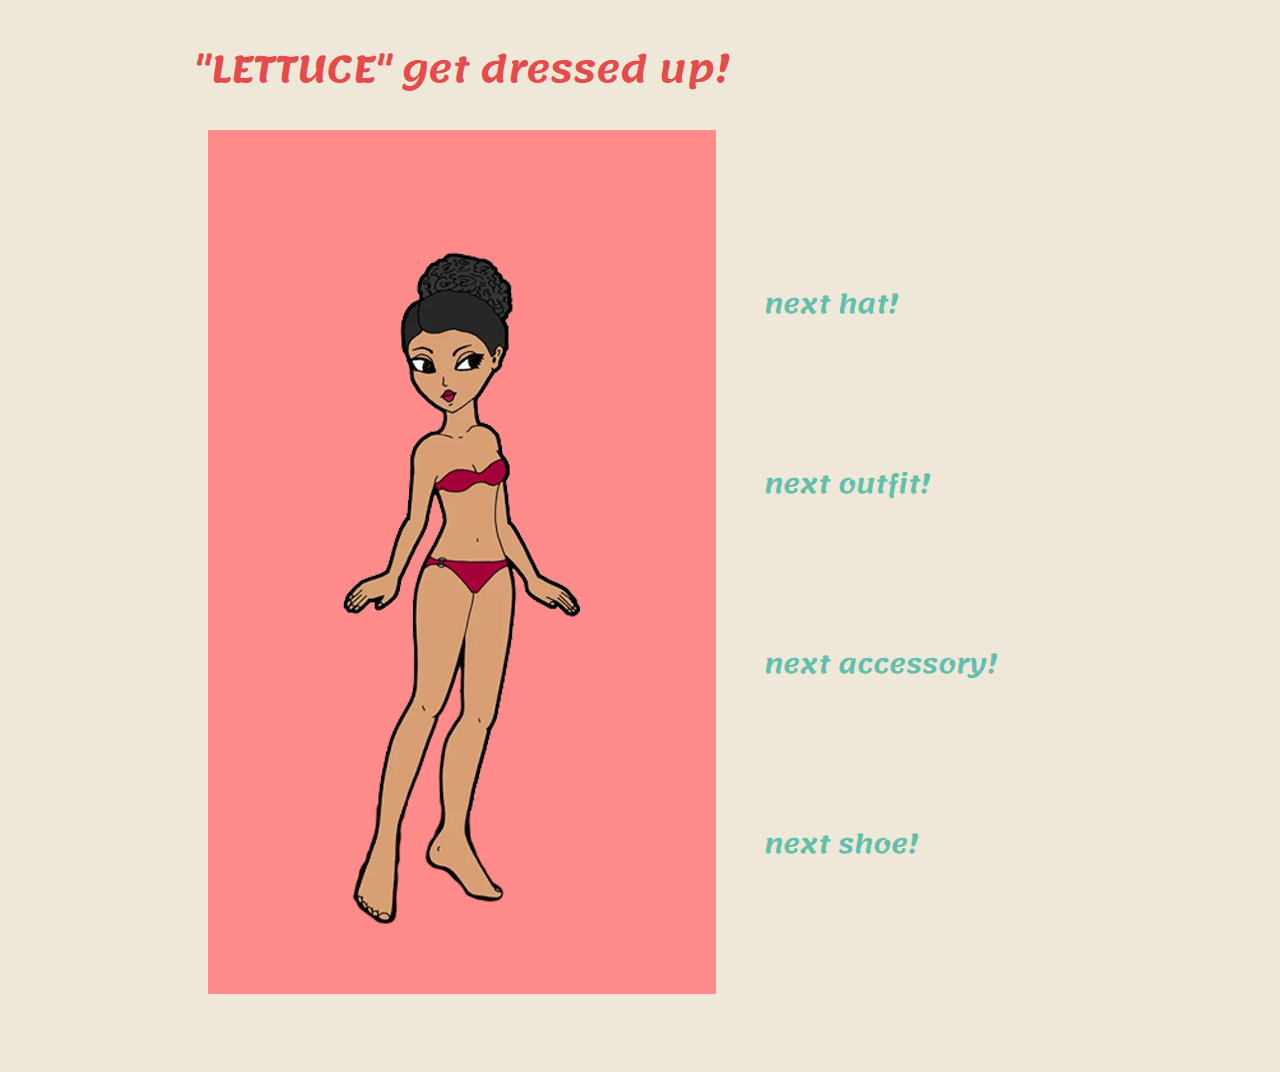
<file: project-04/index2.html>
<!DOCTYPE html>
<html lang="en">
<head>
    <meta charset="UTF-8">
    <meta name="viewport" content="width=device-width, initial-scale=1.0">
    <title>Document</title>
</head>
<body>
    <!DOCTYPE html>
<html lang="en">
<head>
    <meta charset="UTF-8">
    <meta name="viewport" content="width=device-width, initial-scale=1.0">
    <title>Document</title>
    <link rel="stylesheet" href="styles2.css">
    <link rel="preconnect" href="https://fonts.gstatic.com">
<link href="https://fonts.googleapis.com/css2?family=Lemonada:wght@400;500;600&display=swap" rel="stylesheet">
        
</head>
<body>
    
    <div id="flex-container">
    <div id="wrap">
    
    <div id="container">
  
            <h1>"LETTUCE" get dressed up!</h1>

            <div id="background">
             <img src="img/doll.png" style="width: 100%;">
        </div>
    <div id="doll"></div>
    <div id="outfit"></div>
    <div id="shoe"></div>
    <div id="accessory"></div>
    <div id="hat"></div>
    </div>

    <input type="button" value="next hat!" id="nexthat" onclick="nexthat()">
    <input type="button" value="next outfit!" id="nextoutfit" onclick="nextoutfit()">
    <input type="button" value="next accessory!" id="nextaccessory" onclick="nextaccessory()">
    <input type="button" value="next shoe!" id="nextshoe" onclick="nextshoe()">

    <script src="script2.js"></script>

    </div>
</div>
</div>

</body>
</html>
</body>
</html>l
</file>
<file: style.css>
@import url('https://fonts.googleapis.com/css2?family=Martel+Sans:wght@600;700;800;900&display=swap');


body{
    background-color: #ffefe5;
}

.container {
	width: 50%;
	margin: 70px;
}

.body {
	width: 90%;
	margin-left: 40px;
}

h2{
    font-family: 'martel-sans', sans-serif;
    font-weight: 900;
    font-size: 2.3em;
    color: #fedccc;
    letter-spacing: 3px;
}

h3{
    font-family: 'martel-sans', sans-serif;
    font-weight: 900;
    font-size: 1em;
    color: #e75152;
    letter-spacing: 2px;
}

ul{
    font-family: 'martel-sans', sans-serif;
    font-weight: 900;
    font-size: 0.9em;
    color: #20ad65;
    letter-spacing: 2px;
}

button{
    font-family: 'martel-sans', sans-serif;
    font-weight: 900;
    font-size: 0.9em;
    color: #20ad65;
    letter-spacing: 2px;
    background-color: transparent;
    border: none;
    outline: none;
}

button:hover{
    font-size: 1.2em;
    outline: none;
}

button:active{
    outline: none;
    text-decoration: line-through;
}
</file>
<file: exercises/exercises/style03.css>
@import url('https://fonts.googleapis.com/css2?family=Work+Sans:ital,wght@0,400;0,500;0,600;0,700;0,800;1,400;1,500;1,600;1,700;1,800&display=swap');


.row {
    display: flex;
    line-height: 1.68;
  }

.column {
    padding: 10px 20px;
    display: flex;
    flex-direction: column;
    flex: 1;
  }
  

h2 {
    font-family: 'Work Sans', sans-serif ;
    font-weight: 800;
    font-size: 60px;
    color: red;
    letter-spacing: 4px;
    display: inline-block;
    line-height: 100px;
    margin-top: -10px;
    margin-bottom: -10px;
}

h4{
    font-family: 'Work Sans', sans-serif;
    font-weight: 800;
    font-size: 20px;
    color: blue;
    letter-spacing: 3px;
    text-transform: uppercase;
}

body{
    font-family: 'Work Sans', sans-serif;
    font-weight: 300;
    font-size: 20px;
    letter-spacing: 1px;
    line-height: 35px;
    padding-right: 80px;
}
</file>
<file: exercises/exercises/style04.css>
@import url('https://fonts.googleapis.com/css2?family=Work+Sans:ital,wght@0,400;0,500;0,600;0,700;0,800;1,400;1,500;1,600;1,700;1,800&display=swap');


.row {
    display: flex;
    line-height: 1.68;
  }

.column {
    padding: 10px 20px;
    display: flex;
    flex-direction: column;
    flex: 1;
  }
  

h2 {
    font-family: 'Work Sans', sans-serif ;
    font-weight: 800;
    font-size: 60px;
    color: red;
    letter-spacing: 4px;
    display: inline-block;
    line-height: 100px;
    margin-top: -10px;
    margin-bottom: -10px;
}

h4{
    font-family: 'Work Sans', sans-serif;
    font-weight: 800;
    font-size: 20px;
    color: blue;
    letter-spacing: 3px;
    text-transform: uppercase;
}

body{
    font-family: 'Work Sans', sans-serif;
    font-weight: 300;
    font-size: 20px;
    letter-spacing: 1px;
    line-height: 35px;
    padding-right: 80px;
}
</file>
<file: exercises/exercises/style06.css>
#switcher {
    list-style: none;
    margin: 0;
    padding: 0;
    overflow: hidden;
  }
  #switcher li {
    float: left;
    width: 30px;
    height: 30px;
    margin: 0 15px 15px 0;
    border-radius: 30px;
    border: 3px solid black;
  }

  
  #grayButton {
    background-color: gray;
  }
  
  #whiteButton {
    background: white;
  }
  
  #blueButton {
    background: blue;
  }
  
  #yellowButton {
    background: yellow;
  }
  
  .gray-theme {
    background-color: grey;
  }
  
  .white-theme {
    background-color: white;
  }
  
  .yellow-theme {
    background-color: yellow;
  }
  
  .blue-theme {
    background-color: blue;
    color: white;
  }
</file>
<file: project-04/styles2.css>
@import url('https://fonts.googleapis.com/css2?family=Lemonada:wght@400;500;600&display=swap');

body{
    background-color: #efe8d8;
}

#wrap {
    position: absolute;
    margin:auto;
    width: 1200px;
    height: 1064px;
}

#container {
    position:absolute;
    margin: auto;
    width: 908px;
    height: 1064px;
    background-color: #efe8d8;
}


h1{
    font-family: 'Lemonada', cursive;
    font-weight: 600;
    font-size: 2.3em;
    position: relative;
    text-align: center;
    color: #e54b4b;
}

#background {
    position: absolute;
    width: 508px;
    height: 864px;
    left: 200px;
    right: 200px;
    background-color: #ff8b8b;
    border-width: 200px;
    border-color: #efe8d8;
}

#man {
    position:absolute;
    width: 508px;
    height: 864px;
    left: 200px;
    right: 200px;
    background-image: url(img/doll.png);
}

#hat {
    position:absolute;
    width: 508px;
    height: 864px;
    left: 200px;
    right: 200px;
}

    .hat1{
        position:absolute;
        width: 508px;
        height: 864px;
        left: 200px;
        right: 200px;
        background-image: url(img/04-hair&hats/1-hat.png);
        z-index: 1;
    }

    .hat2{
        position:absolute;
        width: 508px;
        height: 864px;
        left: 200px;
        right: 200px;
        background-image: url(img/04-hair&hats/2-hat.png);
        z-index: 1;
    }

    .hat3{
        position:absolute;
        width: 508px;
        height: 864px;
        left: 200px;
        right: 200px;
        background-image: url(img/04-hair&hats/3-hat.png);
        z-index: 1;
    }

    .hat4{
        position:absolute;
        width: 508px;
        height: 864px;
        left: 200px;
        right: 200px;
        background-image: url(img/04-hair&hats/4-hat.png);
        z-index: 1;
    }

    .hat5{
        position:absolute;
        width: 508px;
        height: 864px;
        left: 200px;
        right: 200px;
        background-image: url(img/04-hair&hats/5-hat.png);
        z-index: 1;
    }

    .hat6{
        position:absolute;
        width: 508px;
        height: 864px;
        left: 200px;
        right: 200px;
        background-image: url(img/04-hair&hats/6-hat.png);
        z-index: 1;
    }

    .hat7{
        position:absolute;
        width: 508px;
        height: 864px;
        left: 200px;
        right: 200px;
        background-image: url(img/04-hair&hats/7-hat.png);
        z-index: 1;
    }

    .hat8{
        position:absolute;
        width: 508px;
        height: 864px;
        left: 200px;
        right: 200px;
        background-image: url(img/04-hair&hats/8-hat.png);
        z-index: 1;
    }

    .hat9{
        position:absolute;
        width: 508px;
        height: 864px;
        left: 200px;
        right: 200px;
        background-image: url(img/04-hair&hats/9-hat.png);
        z-index: 1;
    }

    .hat10{
        position:absolute;
        width: 508px;
        height: 864px;
        left: 200px;
        right: 200px;
        background-image: url(img/04-hair&hats/10-hat.png);
        z-index: 1;
    }

    .hat11{
        position:absolute;
        width: 508px;
        height: 864px;
        left: 200px;
        right: 200px;
        background-image: url(img/04-hair&hats/11-hat.png);
        z-index: 1;
    }

    .hat12{
        position:absolute;
        width: 508px;
        height: 864px;
        left: 200px;
        right: 200px;
        background-image: url(img/04-hair&hats/12-hat.png);
        z-index: 1;
    }

    .hat13{
        position:absolute;
        width: 508px;
        height: 864px;
        left: 200px;
        right: 200px;
        background-image: url(img/04-hair&hats/13-hat.png);
        z-index: 1;
    }

    .hat14{
        position:absolute;
        width: 508px;
        height: 864px;
        left: 200px;
        right: 200px;
        background-image: url(img/04-hair&hats/14-hat.png);
        z-index: 1;
    }

    .hat15{
        position:absolute;
        width: 508px;
        height: 864px;
        left: 200px;
        right: 200px;
        background-image: url(img/04-hair&hats/15-hat.png);
        z-index: 1;
    }

    .hat16{
        position:absolute;
        width: 508px;
        height: 864px;
        left: 200px;
        right: 200px;
        background-image: url(img/04-hair&hats/16-hat.png);
        z-index: 1;
    }


#outfit {
    position:absolute;
    width: 508px;
    height: 864px;
    left: 200px;
    right: 200px;
}

    .outfit1{
        position:absolute;
        width: 508px;
        height: 864px;
        left: 200px;
        right: 200px;
        background-image: url(img/01-outfits/01-outfit.png);
        z-index: 2;
    }

    .outfit2{
        position:absolute;
        width: 508px;
        height: 864px;
        left: 200px;
        right: 200px;
        background-image: url(img/01-outfits/02-outfit.png);
        z-index: 2;
    }

    .outfit3{
        position:absolute;
        width: 508px;
        height: 864px;
        left: 200px;
        right: 200px;
        background-image: url(img/01-outfits/03-outfit.png);
        z-index: 2;
    }

    .outfit4{
        position:absolute;
        width: 508px;
        height: 864px;
        left: 200px;
        right: 200px;
        background-image: url(img/01-outfits/04-outfit.png);
        z-index: 2;
    }

    .outfit5{
        position:absolute;
        width: 508px;
        height: 864px;
        left: 200px;
        right: 200px;
        background-image: url(img/01-outfits/05-outfit.png);
        z-index: 2;
    }

    .outfit6{
        position:absolute;
        width: 508px;
        height: 864px;
        left: 200px;
        right: 200px;
        background-image: url(img/01-outfits/06-outfit.png);
        z-index: 2;
    }

    .outfit7{
        position:absolute;
        width: 508px;
        height: 864px;
        left: 200px;
        right: 200px;
        background-image: url(img/01-outfits/07-outfit.png);
        z-index: 2;
    }

    .outfit8{
        position:absolute;
        width: 508px;
        height: 864px;
        left: 200px;
        right: 200px;
        background-image: url(img/01-outfits/08-outfit.png);
        z-index: 2;
    }

    .outfit9{
        position:absolute;
        width: 508px;
        height: 864px;
        left: 200px;
        right: 200px;
        background-image: url(img/01-outfits/09-outfit.png);
        z-index: 2;
    }

    .outfit10{
        position:absolute;
        width: 508px;
        height: 864px;
        left: 200px;
        right: 200px;
        background-image: url(img/01-outfits/10-outfit.png);
        z-index: 2;
    }

    .outfit11{
        position:absolute;
        width: 508px;
        height: 864px;
        left: 200px;
        right: 200px;
        background-image: url(img/01-outfits/11-outfit.png);
        z-index: 2;
    }

    .outfit12{
        position:absolute;
        width: 508px;
        height: 864px;
        left: 200px;
        right: 200px;
        background-image: url(img/01-outfits/12-outfit.png);
        z-index: 2;
    }

    .outfit13{
        position:absolute;
        width: 508px;
        height: 864px;
        left: 200px;
        right: 200px;
        background-image: url(img/01-outfits/13-outfit.png);
        z-index: 2;
    }

    .outfit14{
        position:absolute;
        width: 508px;
        height: 864px;
        left: 200px;
        right: 200px;
        background-image: url(img/01-outfits/14-outfit.png);
        z-index: 2;
    }

    .outfit15{
        position:absolute;
        width: 508px;
        height: 864px;
        left: 200px;
        right: 200px;
        background-image: url(img/01-outfits/15-outfit.png);
        z-index: 2;
    }

    .outfit16{
        position:absolute;
        width: 508px;
        height: 864px;
        left: 200px;
        right: 200px;
        background-image: url(img/01-outfits/16-outfit.png);
        z-index: 2;
    }

    .outfit17{
        position:absolute;
        width: 508px;
        height: 864px;
        left: 200px;
        right: 200px;
        background-image: url(img/01-outfits/17-outfit.png);
        z-index: 2;
    }

    .outfit18{
        position:absolute;
        width: 508px;
        height: 864px;
        left: 200px;
        right: 200px;
        background-image: url(img/01-outfits/18-outfit.png);
        z-index: 2;
    }

    .outfit19{
        position:absolute;
        width: 508px;
        height: 864px;
        left: 200px;
        right: 200px;
        background-image: url(img/01-outfits/19-outfit.png);
        z-index: 2;
    }

    .outfit20{
        position:absolute;
        width: 508px;
        height: 864px;
        left: 200px;
        right: 200px;
        background-image: url(img/01-outfits/20-outfit.png);
        z-index: 2;
    }

    .outfit21{
        position:absolute;
        width: 508px;
        height: 864px;
        left: 200px;
        right: 200px;
        background-image: url(img/01-outfits/21-outfit.png);
        z-index: 2;
    }

    .outfit22{
        position:absolute;
        width: 508px;
        height: 864px;
        left: 200px;
        right: 200px;
        background-image: url(img/01-outfits/22-outfit.png);
        z-index: 2;
    }

    .outfit23{
        position:absolute;
        width: 508px;
        height: 864px;
        left: 200px;
        right: 200px;
        background-image: url(img/01-outfits/23-outfit.png);
        z-index: 2;
    }

    .outfit24{
        position:absolute;
        width: 508px;
        height: 864px;
        left: 200px;
        right: 200px;
        background-image: url(img/01-outfits/24-outfit.png);
        z-index: 2;
    }

    .outfit25{
        position:absolute;
        width: 508px;
        height: 864px;
        left: 200px;
        right: 200px;
        background-image: url(img/01-outfits/25-outfit.png);
        z-index: 2;
    }

    .outfit26{
        position:absolute;
        width: 508px;
        height: 864px;
        left: 200px;
        right: 200px;
        background-image: url(img/01-outfits/26-outfit.png);
        z-index: 2;
    }

    .outfit27{
        position:absolute;
        width: 508px;
        height: 864px;
        left: 200px;
        right: 200px;
        background-image: url(img/01-outfits/27-outfit.png);
        z-index: 2;
    }

    .outfit28{
        position:absolute;
        width: 508px;
        height: 864px;
        left: 200px;
        right: 200px;
        background-image: url(img/01-outfits/28-outfit.png);
        z-index: 2;
    }

    .outfit29{
        position:absolute;
        width: 508px;
        height: 864px;
        left: 200px;
        right: 200px;
        background-image: url(img/01-outfits/29-outfit.png);
        z-index: 2;
    }

    .outfit30{
        position:absolute;
        width: 508px;
        height: 864px;
        left: 200px;
        right: 200px;
        background-image: url(img/01-outfits/30-outfit.png);
        z-index: 2;
    }

    .outfit31{
        position:absolute;
        width: 508px;
        height: 864px;
        left: 200px;
        right: 200px;
        background-image: url(img/01-outfits/31-outfit.png);
        z-index: 2;
    }

    .outfit32{
        position:absolute;
        width: 508px;
        height: 864px;
        left: 200px;
        right: 200px;
        background-image: url(img/01-outfits/32-outfit.png);
        z-index: 2;
    }

    .outfit33{
        position:absolute;
        width: 508px;
        height: 864px;
        left: 200px;
        right: 200px;
        background-image: url(img/01-outfits/33-outfit.png);
        z-index: 2;
    }

    .outfit34{
        position:absolute;
        width: 508px;
        height: 864px;
        left: 200px;
        right: 200px;
        background-image: url(img/01-outfits/34-outfit.png);
        z-index: 2;
    }

    .outfit35{
        position:absolute;
        width: 508px;
        height: 864px;
        left: 200px;
        right: 200px;
        background-image: url(img/01-outfits/35-outfit.png);
        z-index: 2;
    }

    .outfit36{
        position:absolute;
        width: 508px;
        height: 864px;
        left: 200px;
        right: 200px;
        background-image: url(img/01-outfits/36-outfit.png);
        z-index: 2;
    }

    .outfit37{
        position:absolute;
        width: 508px;
        height: 864px;
        left: 200px;
        right: 200px;
        background-image: url(img/01-outfits/37-outfit.png);
        z-index: 2;
    }

    .outfit38{
        position:absolute;
        width: 508px;
        height: 864px;
        left: 200px;
        right: 200px;
        background-image: url(img/01-outfits/38-outfit.png);
        z-index: 2;
    }

    .outfit39{
        position:absolute;
        width: 508px;
        height: 864px;
        left: 200px;
        right: 200px;
        background-image: url(img/01-outfits/39-outfit.png);
        z-index: 2;
    }

    .outfit40{
        position:absolute;
        width: 508px;
        height: 864px;
        left: 200px;
        right: 200px;
        background-image: url(img/01-outfits/40-outfit.png);
        z-index: 2;
    }

    .outfit41{
        position:absolute;
        width: 508px;
        height: 864px;
        left: 200px;
        right: 200px;
        background-image: url(img/01-outfits/41-outfit.png);
        z-index: 2;
    }

    .outfit42{
        position:absolute;
        width: 508px;
        height: 864px;
        left: 200px;
        right: 200px;
        background-image: url(img/01-outfits/42-outfit.png);
        z-index: 2;
    }

    .outfit43{
        position:absolute;
        width: 508px;
        height: 864px;
        left: 200px;
        right: 200px;
        background-image: url(img/01-outfits/43-outfit.png);
        z-index: 2;
    }

    .outfit44{
        position:absolute;
        width: 508px;
        height: 864px;
        left: 200px;
        right: 200px;
        background-image: url(img/01-outfits/44-outfit.png);
        z-index: 2;
    }

    .outfit45{
        position:absolute;
        width: 508px;
        height: 864px;
        left: 200px;
        right: 200px;
        background-image: url(img/01-outfits/45-outfit.png);
        z-index: 2;
    }

    .outfit46{
        position:absolute;
        width: 508px;
        height: 864px;
        left: 200px;
        right: 200px;
        background-image: url(img/01-outfits/46-outfit.png);
        z-index: 2;
    }

    .outfit47{
        position:absolute;
        width: 508px;
        height: 864px;
        left: 200px;
        right: 200px;
        background-image: url(img/01-outfits/47-outfit.png);
        z-index: 2;
    }

    .outfit48{
        position:absolute;
        width: 508px;
        height: 864px;
        left: 200px;
        right: 200px;
        background-image: url(img/01-outfits/48-outfit.png);
        z-index: 2;
    }

    .outfit49{
        position:absolute;
        width: 508px;
        height: 864px;
        left: 200px;
        right: 200px;
        background-image: url(img/01-outfits/49-outfit.png);
        z-index: 2;
    }

    .outfit50{
        position:absolute;
        width: 508px;
        height: 864px;
        left: 200px;
        right: 200px;
        background-image: url(img/01-outfits/50-outfit.png);
        z-index: 2;
    }

    .outfit51{
        position:absolute;
        width: 508px;
        height: 864px;
        left: 200px;
        right: 200px;
        background-image: url(img/01-outfits/51-outfit.png);
        z-index: 2;
    }

    .outfit52{
        position:absolute;
        width: 508px;
        height: 864px;
        left: 200px;
        right: 200px;
        background-image: url(img/01-outfits/52-outfit.png);
        z-index: 2;
    }

    .outfit53{
        position:absolute;
        width: 508px;
        height: 864px;
        left: 200px;
        right: 200px;
        background-image: url(img/01-outfits/53-outfit.png);
        z-index: 2;
    }

    .outfit54{
        position:absolute;
        width: 508px;
        height: 864px;
        left: 200px;
        right: 200px;
        background-image: url(img/01-outfits/54-outfit.png);
        z-index: 2;
    }

    .outfit55{
        position:absolute;
        width: 508px;
        height: 864px;
        left: 200px;
        right: 200px;
        background-image: url(img/01-outfits/55-outfit.png);
        z-index: 2;
    }

    .outfit56{
        position:absolute;
        width: 508px;
        height: 864px;
        left: 200px;
        right: 200px;
        background-image: url(img/01-outfits/56-outfit.png);
        z-index: 2;
    }

    .outfit57{
        position:absolute;
        width: 508px;
        height: 864px;
        left: 200px;
        right: 200px;
        background-image: url(img/01-outfits/57-outfit.png);
        z-index: 2;
    }

    .outfit58{
        position:absolute;
        width: 508px;
        height: 864px;
        left: 200px;
        right: 200px;
        background-image: url(img/01-outfits/58-outfit.png);
        z-index: 2;
    }

    .outfit59{
        position:absolute;
        width: 508px;
        height: 864px;
        left: 200px;
        right: 200px;
        background-image: url(img/01-outfits/59-outfit.png);
        z-index: 2;
    }

    .outfit60{
        position:absolute;
        width: 508px;
        height: 864px;
        left: 200px;
        right: 200px;
        background-image: url(img/01-outfits/60-outfit.png);
        z-index: 2;
    }

    .outfit61{
        position:absolute;
        width: 508px;
        height: 864px;
        left: 200px;
        right: 200px;
        background-image: url(img/01-outfits/61-outfit.png);
        z-index: 2;
    }

    .outfit62{
        position:absolute;
        width: 508px;
        height: 864px;
        left: 200px;
        right: 200px;
        background-image: url(img/01-outfits/62-outfit.png);
        z-index: 2;
    }

    .outfit63{
        position:absolute;
        width: 508px;
        height: 864px;
        left: 200px;
        right: 200px;
        background-image: url(img/01-outfits/63-outfit.png);
        z-index: 2;
    }

    .outfit64{
        position:absolute;
        width: 508px;
        height: 864px;
        left: 200px;
        right: 200px;
        background-image: url(img/01-outfits/64-outfit.png);
        z-index: 2;
    }

    .outfit65{
        position:absolute;
        width: 508px;
        height: 864px;
        left: 200px;
        right: 200px;
        background-image: url(img/01-outfits/65-outfit.png);
        z-index: 2;
    }

    .outfit66{
        position:absolute;
        width: 508px;
        height: 864px;
        left: 200px;
        right: 200px;
        background-image: url(img/01-outfits/66-outfit.png);
        z-index: 2;
    }

    .outfit67{
        position:absolute;
        width: 508px;
        height: 864px;
        left: 200px;
        right: 200px;
        background-image: url(img/01-outfits/67-outfit.png);
        z-index: 2;
    }

    .outfit68{
        position:absolute;
        width: 508px;
        height: 864px;
        left: 200px;
        right: 200px;
        background-image: url(img/01-outfits/68-outfit.png);
        z-index: 2;
    }

    .outfit69{
        position:absolute;
        width: 508px;
        height: 864px;
        left: 200px;
        right: 200px;
        background-image: url(img/01-outfits/69-outfit.png);
        z-index: 2;
    }


#accessory {
    position:absolute;
    width: 508px;
    height: 864px;
    left: 200px;
    right: 200px;
}

    .accessory1{
        position:absolute;
        width: 508px;
        height: 864px;
        left: 200px;
        right: 200px;
        background-image: url(img/03-accessories/1-acc.png);
        z-index: 3;
    }

    .accessory2{
        position:absolute;
        width: 508px;
        height: 864px;
        left: 200px;
        right: 200px;
        background-image: url(img/03-accessories/2-acc.png);
        z-index: 3;
    }

    .accessory3{
        position:absolute;
        width: 508px;
        height: 864px;
        left: 200px;
        right: 200px;
        background-image: url(img/03-accessories/3-acc.png);
        z-index: 3;
    }

    .accessory4{
        position:absolute;
        width: 508px;
        height: 864px;
        left: 200px;
        right: 200px;
        background-image: url(img/03-accessories/4-acc.png);
        z-index: 3;
    }

    .accessory5{
        position:absolute;
        width: 508px;
        height: 864px;
        left: 200px;
        right: 200px;
        background-image: url(img/03-accessories/5-acc.png);
        z-index: 3;
    }

    .accessory6{
        position:absolute;
        width: 508px;
        height: 864px;
        left: 200px;
        right: 200px;
        background-image: url(img/03-accessories/6-acc.png);
        z-index: 3;
    }
    .accessory7{
        position:absolute;
        width: 508px;
        height: 864px;
        left: 200px;
        right: 200px;
        background-image: url(img/03-accessories/7-acc.png);
        z-index: 3;
    }

    .accessory8{
        position:absolute;
        width: 508px;
        height: 864px;
        left: 200px;
        right: 200px;
        background-image: url(img/03-accessories/8-acc.png);
        z-index: 3;
    }

    .accessory9{
        position:absolute;
        width: 508px;
        height: 864px;
        left: 200px;
        right: 200px;
        background-image: url(img/03-accessories/9-acc.png);
        z-index: 3;
    }

    .accessory10{
        position:absolute;
        width: 508px;
        height: 864px;
        left: 200px;
        right: 200px;
        background-image: url(img/03-accessories/10-acc.png);
        z-index: 3;
    }

    .accessory11{
        position:absolute;
        width: 508px;
        height: 864px;
        left: 200px;
        right: 200px;
        background-image: url(img/03-accessories/11-acc.png);
        z-index: 3;
    }

    .accessory12{
        position:absolute;
        width: 508px;
        height: 864px;
        left: 200px;
        right: 200px;
        background-image: url(img/03-accessories/12-acc.png);
        z-index: 3;
    }
    .accessory1{
        position:absolute;
        width: 508px;
        height: 864px;
        left: 200px;
        right: 200px;
        background-image: url(img/03-accessories/133-acc.png);
        z-index: 3;
    }

    .accessory14{
        position:absolute;
        width: 508px;
        height: 864px;
        left: 200px;
        right: 200px;
        background-image: url(img/03-accessories/14-acc.png);
        z-index: 3;
    }

    .accessory15{
        position:absolute;
        width: 508px;
        height: 864px;
        left: 200px;
        right: 200px;
        background-image: url(img/03-accessories/15-acc.png);
        z-index: 3;
    }

    .accessory16{
        position:absolute;
        width: 508px;
        height: 864px;
        left: 200px;
        right: 200px;
        background-image: url(img/03-accessories/16-acc.png);
        z-index: 3;
    }

    .accessory17{
        position:absolute;
        width: 508px;
        height: 864px;
        left: 200px;
        right: 200px;
        background-image: url(img/03-accessories/17-acc.png);
        z-index: 3;
    }

    .accessory18{
        position:absolute;
        width: 508px;
        height: 864px;
        left: 200px;
        right: 200px;
        background-image: url(img/03-accessories/18-acc.png);
        z-index: 3;
    }
    .accessory19{
        position:absolute;
        width: 508px;
        height: 864px;
        left: 200px;
        right: 200px;
        background-image: url(img/03-accessories/19-acc.png);
        z-index: 3;
    }

    .accessory20{
        position:absolute;
        width: 508px;
        height: 864px;
        left: 200px;
        right: 200px;
        background-image: url(img/03-accessories/20-acc.png);
        z-index: 3;
    }

    .accessory21{
        position:absolute;
        width: 508px;
        height: 864px;
        left: 200px;
        right: 200px;
        background-image: url(img/03-accessories/21-acc.png);
        z-index: 3;
    }

    .accessory22{
        position:absolute;
        width: 508px;
        height: 864px;
        left: 200px;
        right: 200px;
        background-image: url(img/03-accessories/22-acc.png);
        z-index: 3;
    }

    #shoe {
        position:absolute;
        width: 508px;
        height: 864px;
        left: 200px;
        right: 200px;
    }
    
        .shoes1{
            position:absolute;
            width: 508px;
            height: 864px;
            left: 200px;
            right: 200px;
            background-image: url(img/02-shoes/1-shoe.png);
            z-index: 4;
        }
    
        .shoes2{
            position:absolute;
            width: 508px;
            height: 864px;
            left: 200px;
            right: 200px;
            background-image: url(img/02-shoes/2-shoe.png);
            z-index: 4;
        }
    
        .shoes3{
            position:absolute;
            width: 508px;
            height: 864px;
            left: 200px;
            right: 200px;
            background-image: url(img/02-shoes/3-shoe.png);
            z-index: 4;
        }

        .shoes4{
            position:absolute;
            width: 508px;
            height: 864px;
            left: 200px;
            right: 200px;
            background-image: url(img/02-shoes/4-shoe.png);
            z-index: 4;
        }
    
        .shoes5{
            position:absolute;
            width: 508px;
            height: 864px;
            left: 200px;
            right: 200px;
            background-image: url(img/02-shoes/5-shoe.png);
            z-index: 4;
        }
    
        .shoes6{
            position:absolute;
            width: 508px;
            height: 864px;
            left: 200px;
            right: 200px;
            background-image: url(img/02-shoes/6-shoe.png);
            z-index: 4;
        }
        
        .shoes7{
            position:absolute;
            width: 508px;
            height: 864px;
            left: 200px;
            right: 200px;
            background-image: url(img/02-shoes/7-shoe.png);
            z-index: 4;
        }
    
        .shoes8{
            position:absolute;
            width: 508px;
            height: 864px;
            left: 200px;
            right: 200px;
            background-image: url(img/02-shoes/8-shoe.png);
            z-index: 4;
        }

        .shoes9{
            position:absolute;
            width: 508px;
            height: 864px;
            left: 200px;
            right: 200px;
            background-image: url(img/02-shoes/9-shoe.png);
            z-index: 4;
        }
    
        .shoes10{
            position:absolute;
            width: 508px;
            height: 864px;
            left: 200px;
            right: 200px;
            background-image: url(img/02-shoes/10-shoe.png);
            z-index: 4;
        }
    
        .shoes11{
            position:absolute;
            width: 508px;
            height: 864px;
            left: 200px;
            right: 200px;
            background-image: url(img/02-shoes/11-shoe.png);
            z-index: 4;
        }

        
        
    #nexthat{
        position:absolute;
        left:750px;
        top:270px;
        color: #61BFAD;
        background-color: transparent;
        border: none;
        outline: none;
        font-family: 'Lemonada', cursive;
        font-weight: 600;
        font-size: 1.6em;
    }

#nexthat:hover{
    transition: 0.01s;
    -webkit-transition: 0.010s;
    -moz-transition: 0.01s;
    -ms-transition: 0.01s;
    -o-transition: 0.01s;
    -webkit-transform: rotate(-20deg);
    -moz-transform: rotate(-20deg);
    -o-transform: rotate(-20deg);
    -ms-transform: rotate(-20deg);
    transform: rotate(-20deg);
    outline: none;
    color: #e54b4b;
}

#nexthat:active{
    color: #e54b4b;
    text-decoration: line-through;
    outline: none;
}

#nextoutfit{
    position:absolute;
    left:750px;
    top:450px;
    color: #61BFAD;
    background-color: transparent;
    border: none;
    outline: none;
    font-family: 'Lemonada', cursive;
    font-weight: 600;
    font-size: 1.6em;
}

#nextoutfit:hover {
    transition: 0.01s;
    -webkit-transition: 0.010s;
    -moz-transition: 0.01s;
    -ms-transition: 0.01s;
    -o-transition: 0.01s;
    -webkit-transform: rotate(-20deg);
    -moz-transform: rotate(-20deg);
    -o-transform: rotate(-20deg);
    -ms-transform: rotate(-20deg);
    transform: rotate(-20deg);
    outline: none;
    color: #e54b4b;
}

#nextoutfit:active{
    color: #e54b4b;
    text-decoration: line-through;
    outline: none;
}

#nextaccessory{
    position:absolute;
    left:750px;
    top:630px;
    color: #61BFAD;
    background-color: transparent;
    border: none;
    outline: none;
    font-family: 'Lemonada', cursive;
    font-weight: 600;
    font-size: 1.6em;
}

#nextaccessory:hover {
    transition: 0.01s;
    -webkit-transition: 0.010s;
    -moz-transition: 0.01s;
    -ms-transition: 0.01s;
    -o-transition: 0.01s;
    -webkit-transform: rotate(-20deg);
    -moz-transform: rotate(-20deg);
    -o-transform: rotate(-20deg);
    -ms-transform: rotate(-20deg);
    transform: rotate(-20deg);
    outline: none;
    color: #e54b4b;
}

#nextaccessory:active{
    color: #e54b4b;
    text-decoration: line-through;
    outline: none;
}

#nextshoe{
    position:absolute;
    left:750px;
    top:810px;
    color: #61BFAD;
    background-color: transparent;
    border: none;
    outline: none;
    font-family: 'Lemonada', cursive;
    font-weight: 600;
    font-size: 1.6em;
}

#nextshoe:hover {
    transition: 0.01s;
    -webkit-transition: 0.010s;
    -moz-transition: 0.01s;
    -ms-transition: 0.01s;
    -o-transition: 0.01s;
    -webkit-transform: rotate(-20deg);
    -moz-transform: rotate(-20deg);
    -o-transform: rotate(-20deg);
    -ms-transform: rotate(-20deg);
    transform: rotate(-20deg);
    outline: none;
    color: #e54b4b;
}

#nextshoe:active{
    color: #e54b4b;
    text-decoration: line-through;
    outline: none;
}

@media screen and (min-width: 640px){
    .flexcontainer {
        display: flex;
    }
}
</file>
